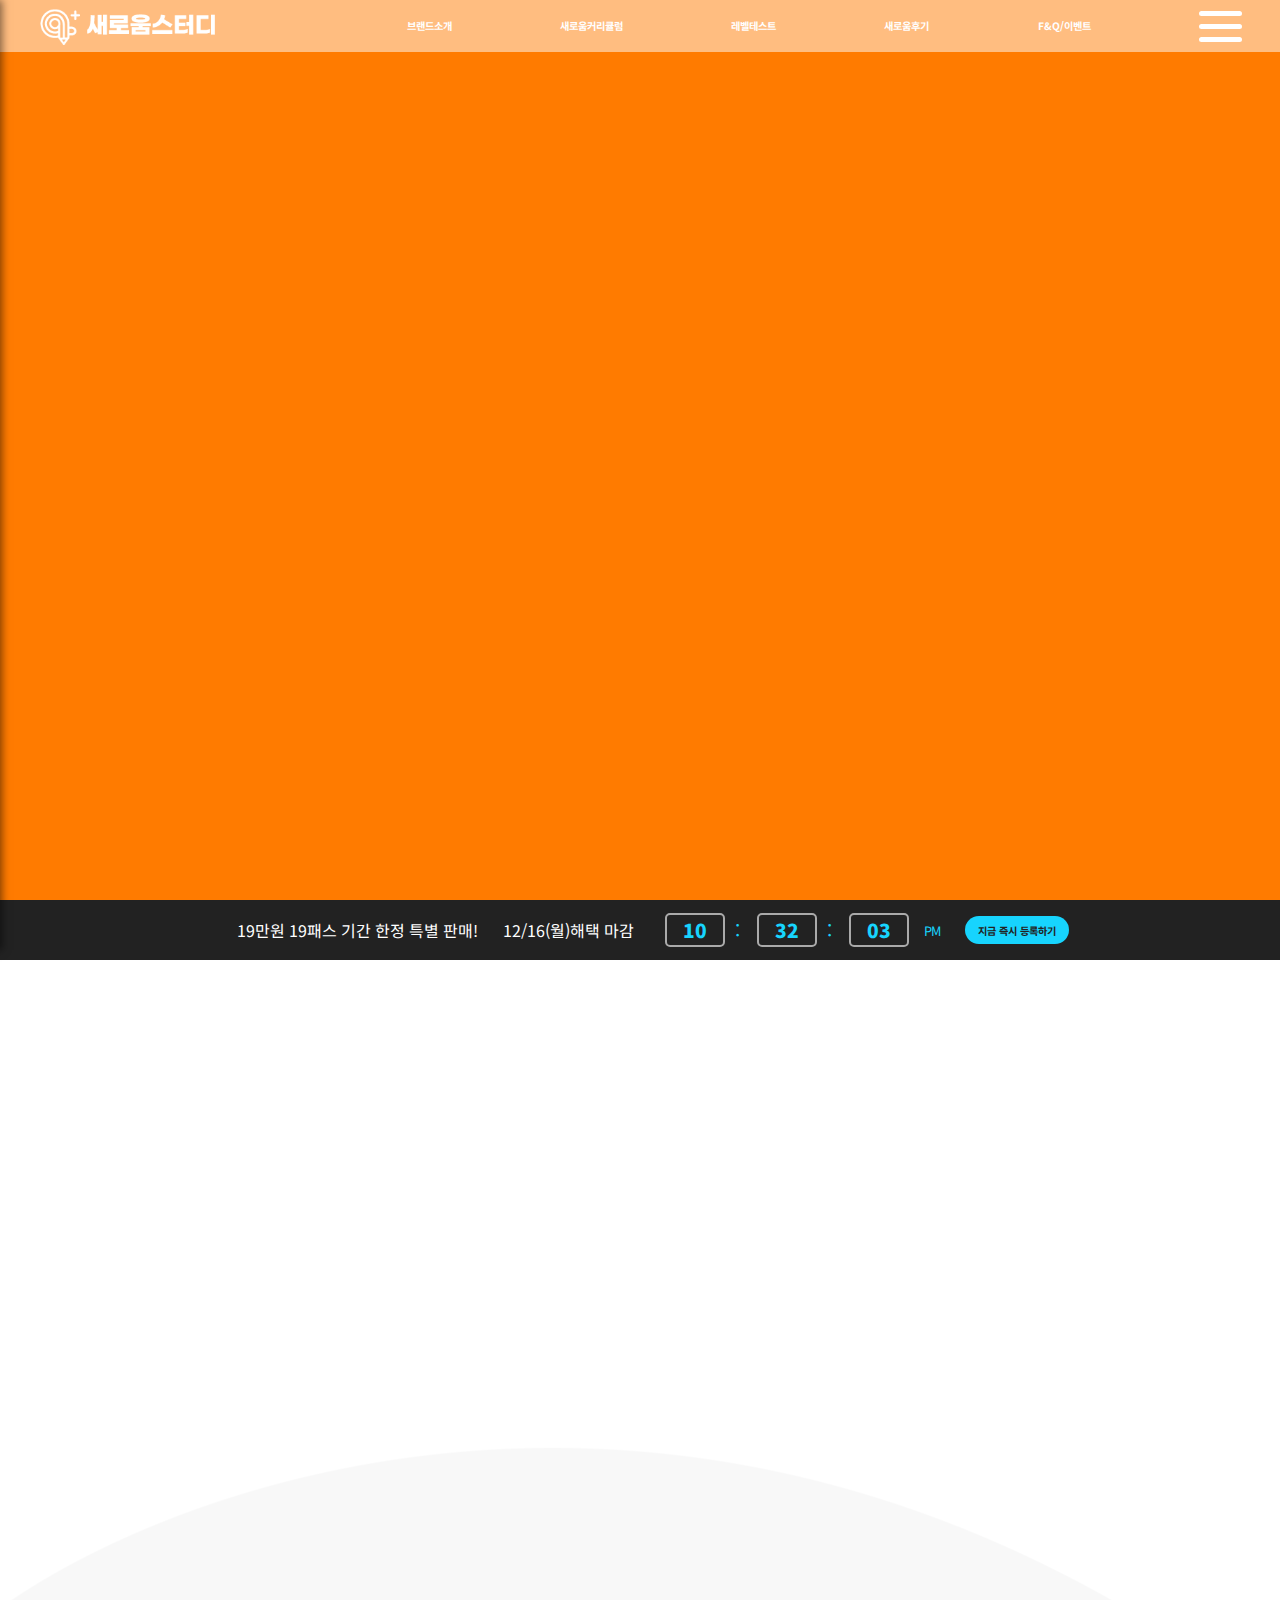
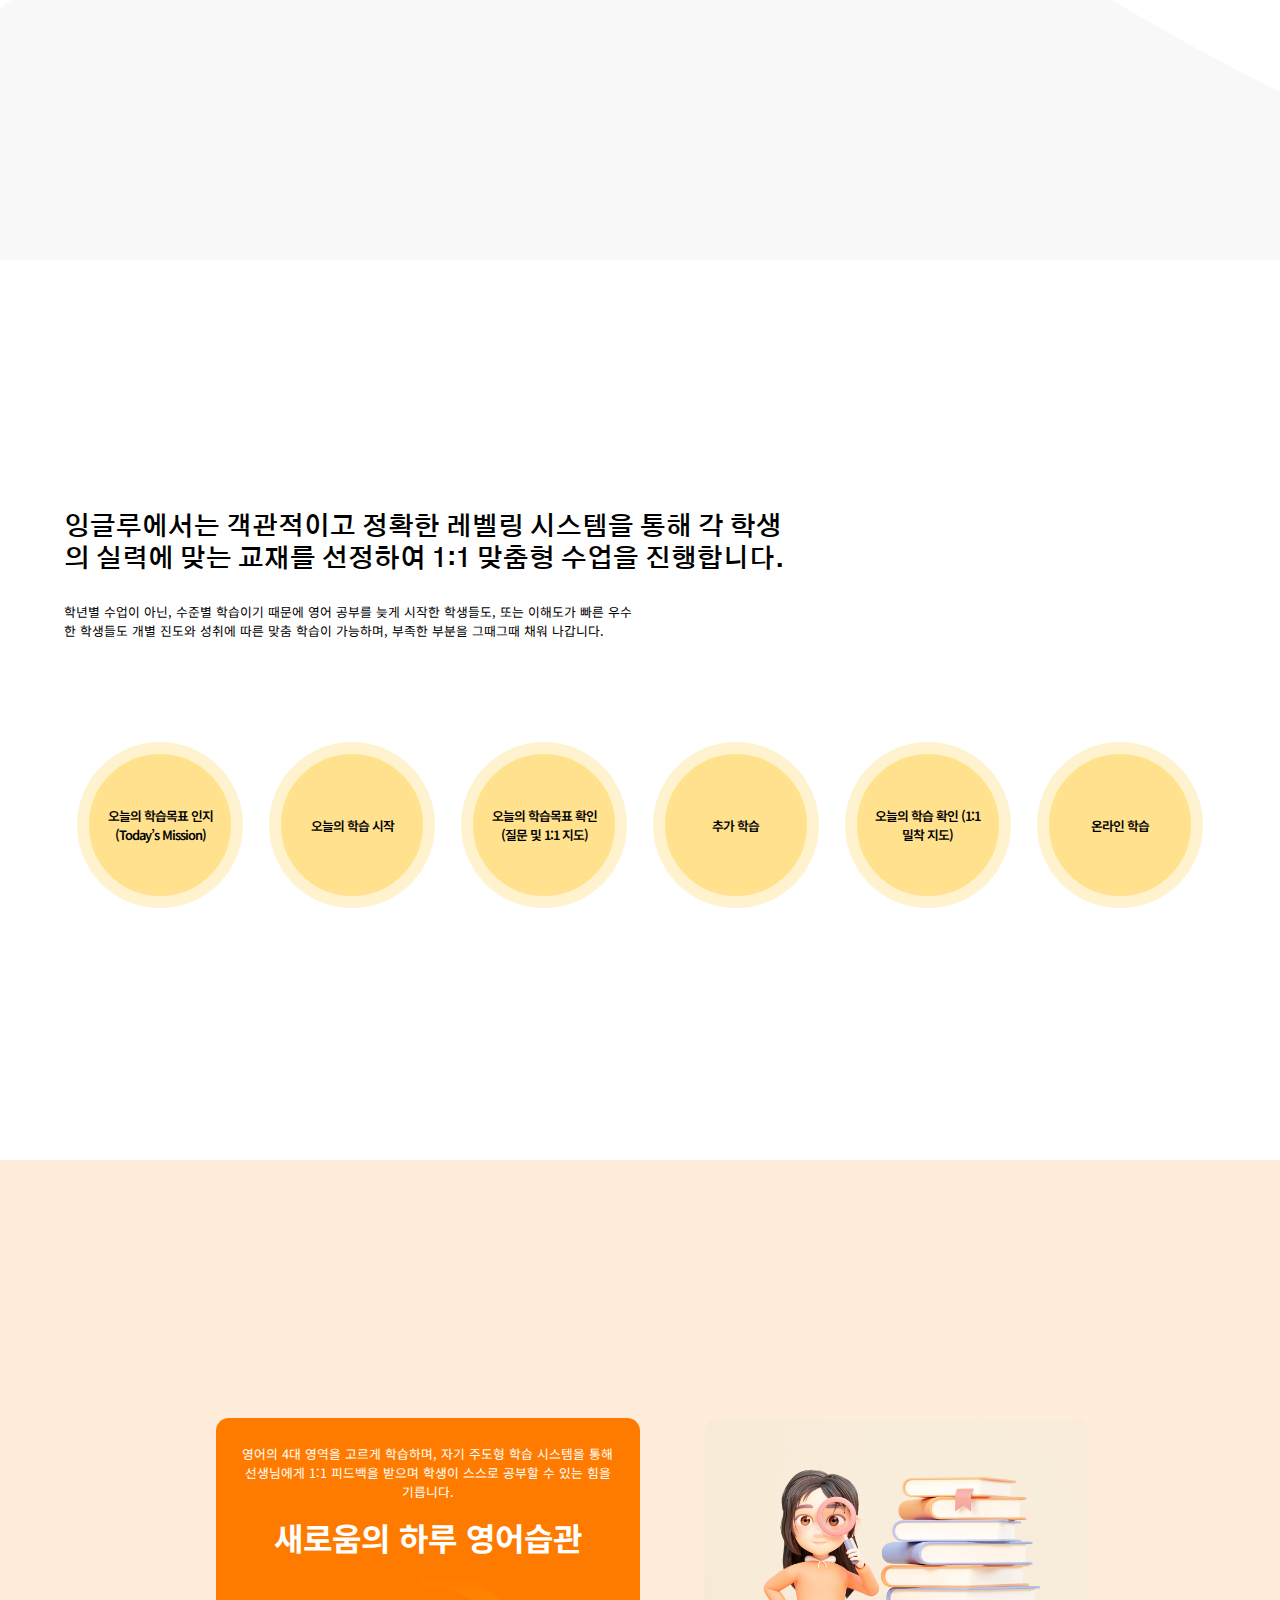
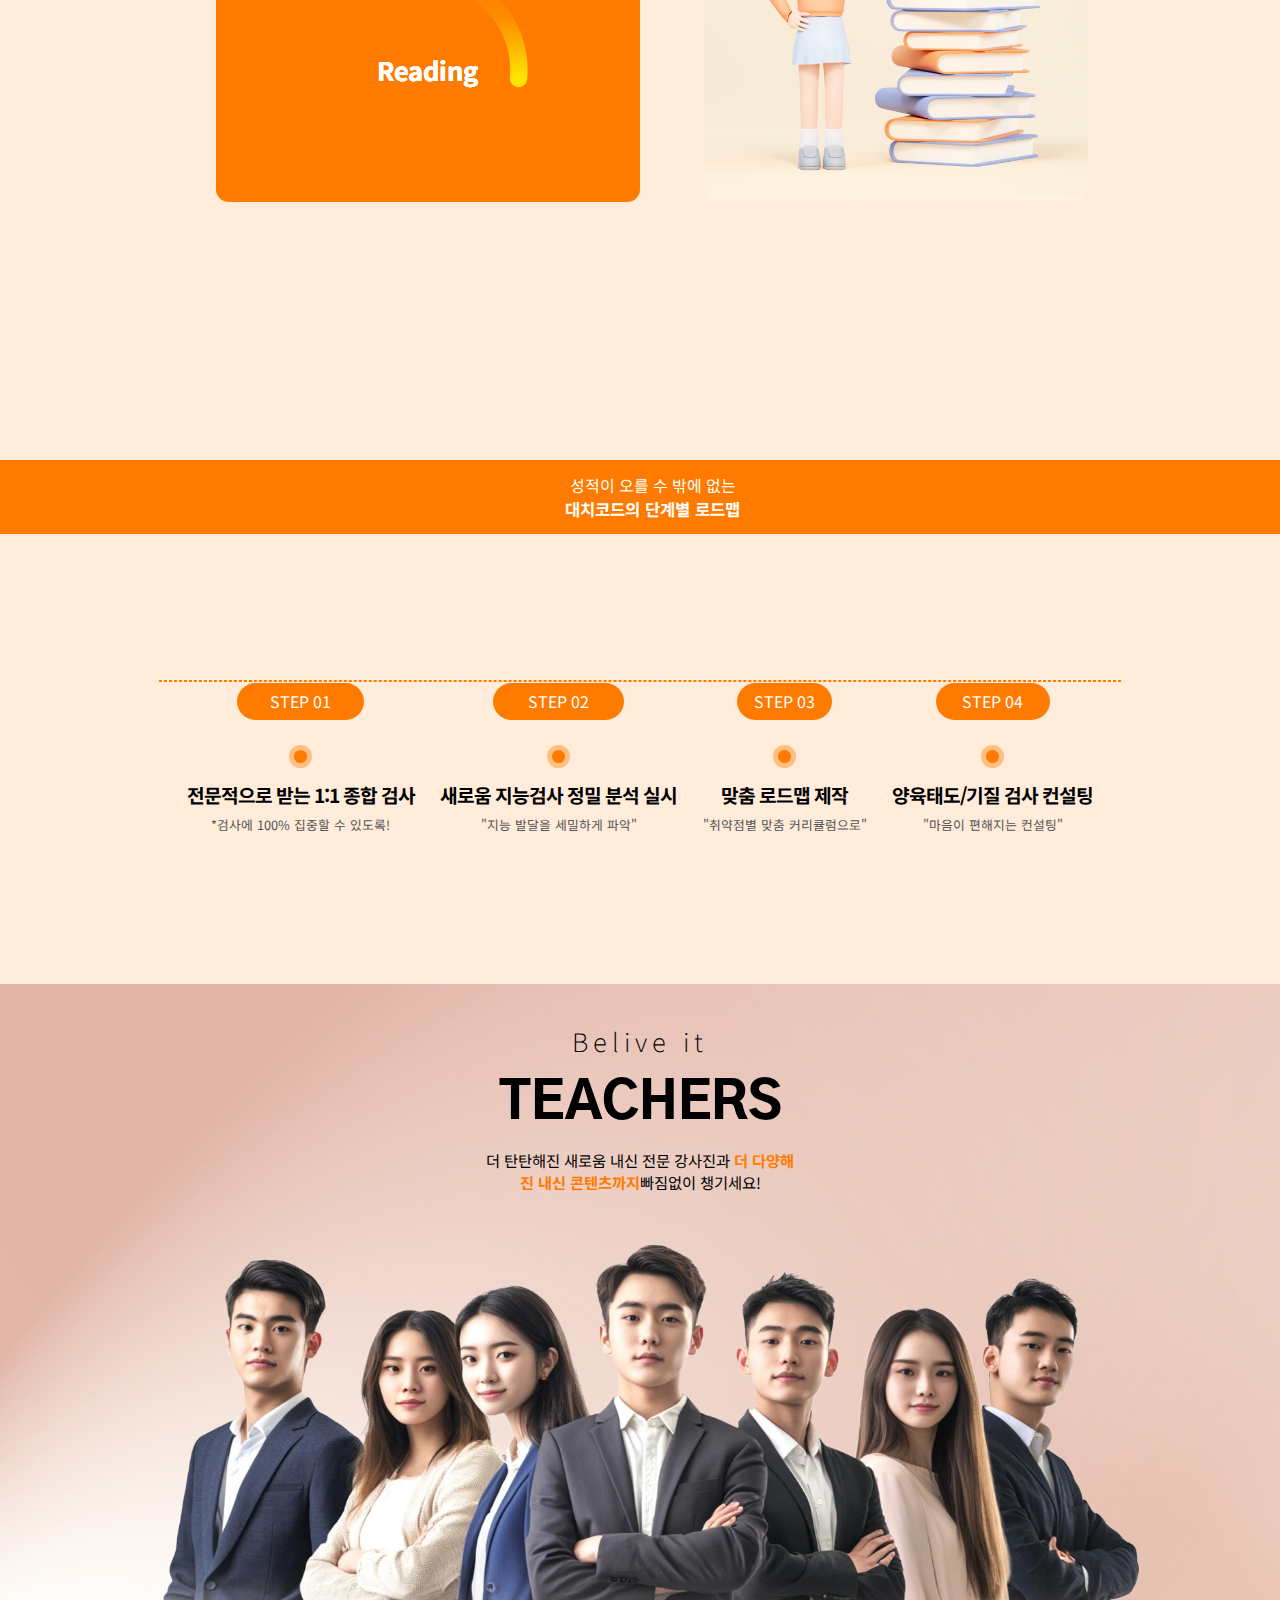
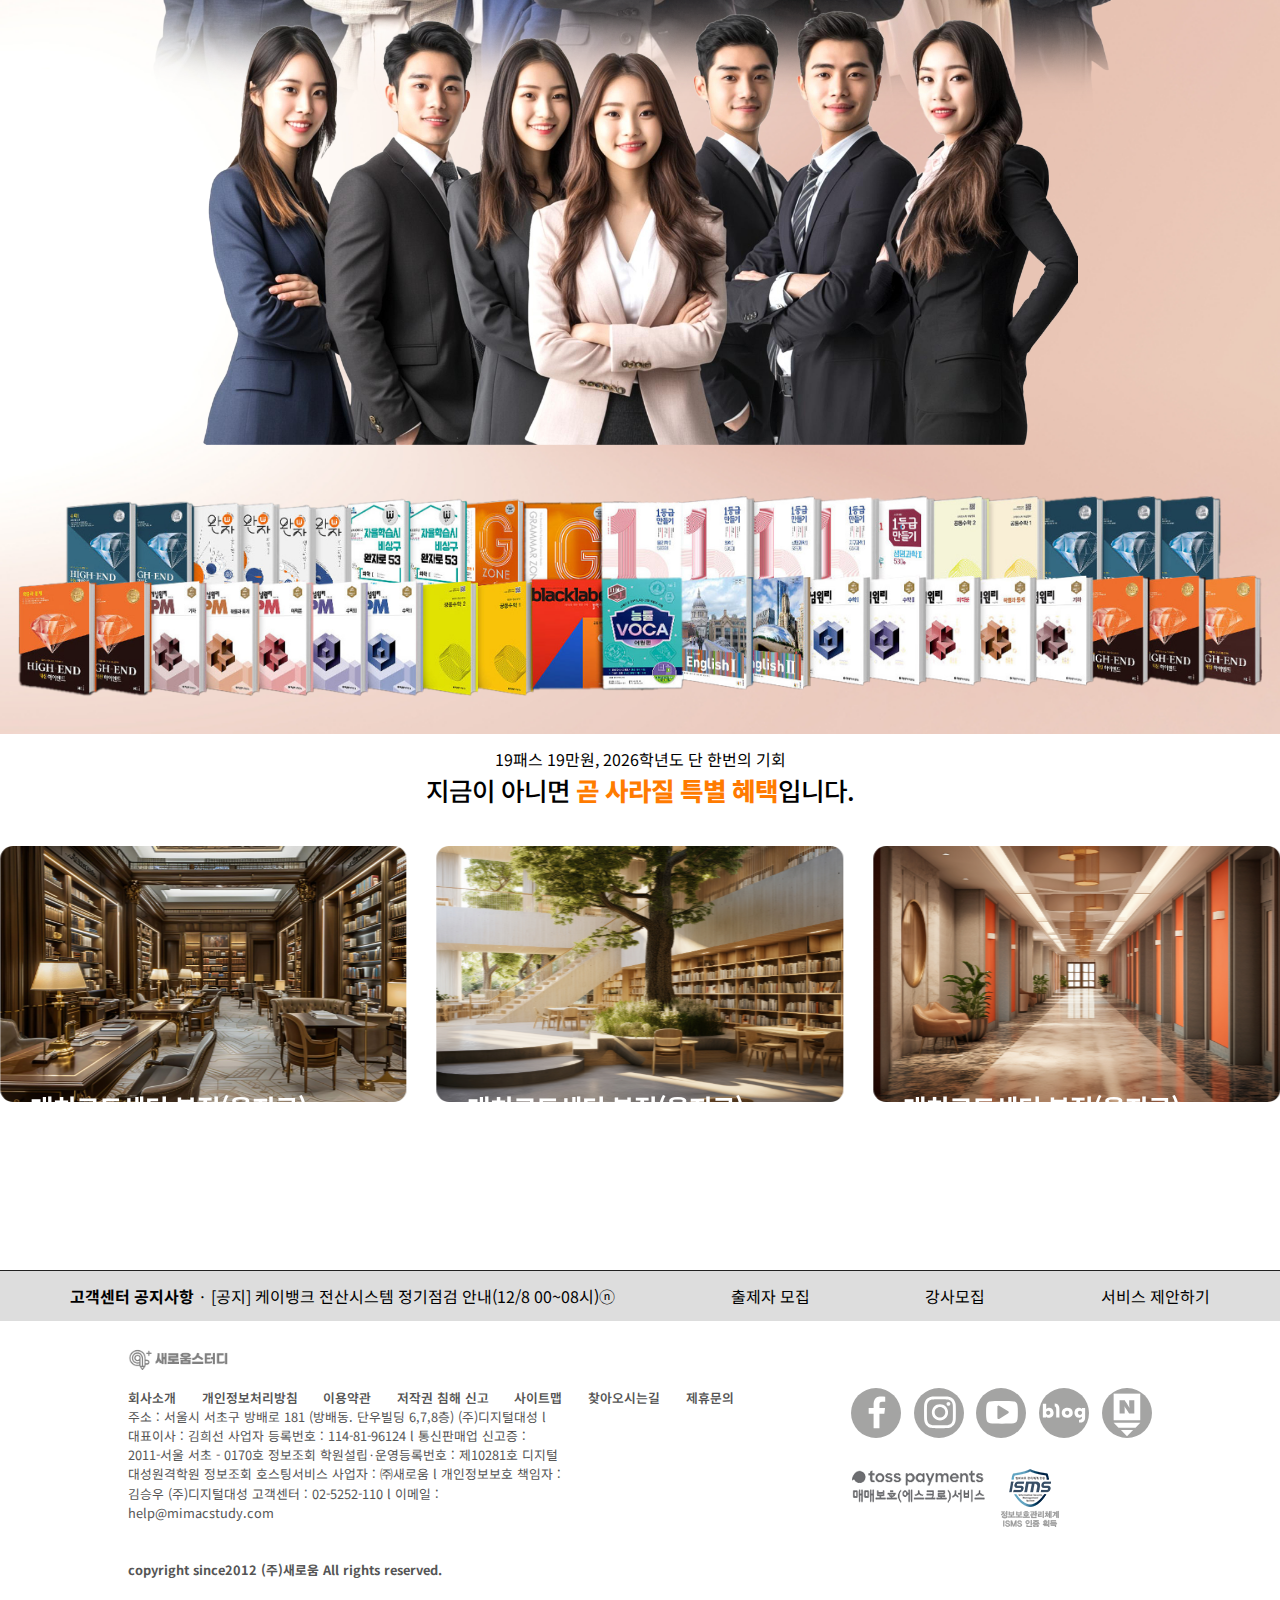
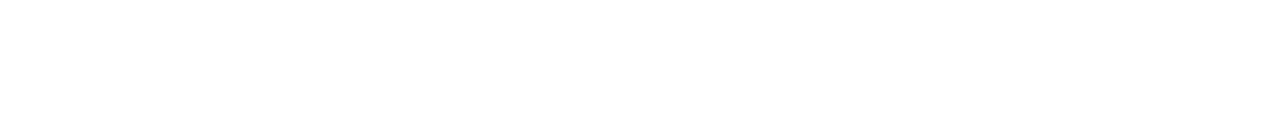
<file: index.html>
<!DOCTYPE html>
<html lang="ko">
  <head>
    <meta charset="UTF-8" />
    <meta name="viewport" content="width=device-width, initial-scale=1.0" />
    <title>매인</title>
    <script src="js/jquery-3.7.1.min.js"></script>
    <script src="js/main.js"></script>

    <link rel="stylesheet" href="css/reset.css" />
    <link rel="stylesheet" href="css/main.css" />
    <link
      rel="stylesheet"
      href="https://cdnjs.cloudflare.com/ajax/libs/font-awesome/6.6.0/css/all.min.css"
      integrity="sha512-Kc323vGBEqzTmouAECnVceyQqyqdsSiqLQISBL29aUW4U/M7pSPA/gEUZQqv1cwx4OnYxTxve5UMg5GT6L4JJg=="
      crossorigin="anonymous"
      referrerpolicy="no-referrer"
    />
    <link
      href="https://fonts.googleapis.com/css2?family=Gothic+A1&family=Noto+Sans+KR:wght@100..900&display=swap"
      rel="stylesheet"
    />
    <link
      rel="stylesheet"
      href="https://cdn.jsdelivr.net/npm/swiper@11/swiper-bundle.min.css"
    />
    <link
      rel="icon"
      type="image/png"
      sizes="32x32"
      href="img/favicon-32x32.png"
    />
  </head>
  <body>
    <div id="header">
      <ul class="topmenu">
        <li>
          <a href="index.html"><img class="logo" src="img/logo.png" /></a>
        </li>
        <li><a href="brand.html">브랜드소개</a></li>
        <li><a href="curriculum.html">새로움커리큘럼</a></li>
        <li><a href="level.html">레벨테스트</a></li>
        <li><a href="riview.html">새로움후기</a></li>
        <li><a href="f&q.html">F&Q/이벤트</a></li>
        <li>
          <div class="menu">
            <span class="menu-global menu-top"></span>
            <span class="menu-global menu-middle"></span>
            <span class="menu-global menu-bottom"></span>
          </div>
        </li>
      </ul>
      <div class="side-menu">
        <img class="slide_logo" src="img/logo.png" />
        <ul>
          <li>
            <a href="index.html">Home <i class="fa-solid fa-house"></i></a>
          </li>
          <li>
            <a href="brand.html">Brand<i class="fa-solid fa-hospital"></i></a>
          </li>
          <li>
            <a href="curriculum.html"
              >Curriculum<i class="fa-solid fa-face-smile"></i
            ></a>
          </li>
          <li>
            <a href="level.html"
              >Level<i class="fa-solid fa-calendar-check"></i
            ></a>
          </li>
          <li>
            <a href="riview.html"
              >Review<i class="fa-solid fa-ranking-star"></i
            ></a>
          </li>
          <li>
            <a href="f&q.html"
              >F&Q/Event<i class="fa-solid fa-book-open-reader"></i
            ></a>
          </li>
        </ul>
        <div class="social">
          <a
            href="https://open.kakao.com/o/shy82g3g"
            target="_blank"
            class="kakao-button"
            ><img src="img/kakao.png"
          /></a>
          <a
            href="https://mail.naver.com/write/?to=rhdtls3562@naver.com"
            target="_blank"
            class="email-button"
            ><img src="img/email.png"
          /></a>
          <a href="tel:01012345678" class="call-button"
            ><img src="img/call.png"
          /></a>
        </div>
      </div>
      <!-- 어두운 오버레이 -->
      <div class="overlay"></div>
    </div>

    <div id="visual">
      <img class="model" src="img/main_model.png" />
      <img class="bubble" src="img/main_bubble.png" />
      <img class="text" src="img/main_text.png" />
      <img class="txt" src="img/main_txt.png" />
    </div>
    <div id="container">
      <a href="#" class="go-top"><i class="fa-solid fa-caret-up"></i></a>
      <section class="con1">
        <ul>
          <li><p>19만원 19패스 기간 한정 특별 판매!</p></li>
          <li>12/16(월)해택 마감</li>
          <li>
            <div id="MyClockDisplay" class="clock">
              <div class="time-box" id="hours">00</div>
              <div class="colon">:</div>
              <div class="time-box" id="minutes">00</div>
              <div class="colon">:</div>
              <div class="time-box" id="seconds">00</div>
              <span id="session">AM</span>
            </div>
          </li>
          <li>지금 즉시 등록하기</li>
        </ul>
      </section>
      <section class="con2">
        <h2><span>우리 아이</span>학습 성장을 막고 있는 고민들...</h2>
        <img src="img/con2_bubble1.png" />
        <img src="img/con2_bubble2.png" />
        <img src="img/con2_bubble3.png" />
        <img src="img/con2_bubble4.png" />
      </section>
      <section class="con3">
        <h2>
          잉글루에서는 객관적이고 정확한 레벨링 시스템을 통해 각 학생의 실력에
          맞는 교재를 선정하여 1:1 맞춤형 수업을 진행합니다.
        </h2>
        <p>
          학년별 수업이 아닌, 수준별 학습이기 때문에 영어 공부를 늦게 시작한
          학생들도, 또는 이해도가 빠른 우수한 학생들도 개별 진도와 성취에 따른
          맞춤 학습이 가능하며, 부족한 부분을 그때그때 채워 나갑니다.
        </p>
        <ul>
          <li><div>오늘의 학습목표 인지 (Today’s Mission)</div></li>
          <li><div>오늘의 학습 시작</div></li>
          <li><div>오늘의 학습목표 확인 (질문 및 1:1 지도)</div></li>
          <li><div>추가 학습</div></li>
          <li><div>오늘의 학습 확인 (1:1 밀착 지도)</div></li>
          <li><div>온라인 학습</div></li>
        </ul>
      </section>
      <section class="con4">
        <ul>
          <li>
            <p>
              영어의 4대 영역을 고르게 학습하며, 자기 주도형 학습 시스템을 통해
              선생님에게 1:1 피드백을 받으며 학생이 스스로 공부할 수 있는 힘을
              기릅니다.
            </p>
            <h2>새로움의 <span>하루 영어습관</span></h2>

            <svg
              class="cir"
              width="50vw"
              height="50vw"
              viewBox="0 0 200 200"
              xmlns="http://www.w3.org/2000/svg"
            >
              <defs>
                <linearGradient
                  id="gradient-stroke"
                  x1="0%"
                  y1="0%"
                  x2="0%"
                  y2="100%"
                >
                  <!-- 시작 색 (오렌지색) - 처음에는 오렌지가 더 많이 보이도록 -->
                  <stop offset="0%" stop-color="#ff7b00" />
                  <!-- 중간 색 (조금 더 노란색으로) -->
                  <stop offset="40%" stop-color="#ff8c00" />
                  <!-- 끝 색 (노란색) - 아래쪽으로 갈수록 노란색으로 -->
                  <stop offset="100%" stop-color="#fee500" />
                </linearGradient>
              </defs>

              <path
                id="arc1"
                d="M50 100 A50 50 0 0 1 150 100"
                fill="none"
                stroke-width="15"
                stroke-linejoin="round"
                stroke-linecap="round"
                stroke="url(#gradient-stroke)"
              />
            </svg>

            <div id="text-container">
              <strong class="value">Listening</strong>
              <strong class="value">Reading</strong>
              <strong class="value">Writing</strong>
              <strong class="value">Feedback</strong>
            </div>
          </li>
          <li>
            <div id="image-container">
              <img class="slide-image" src="img/con4_img.png" alt="Image 1" />
              <img class="slide-image" src="img/con4_img2.png" alt="Image 2" />
              <img class="slide-image" src="img/con4_img3.png" alt="Image 3" />
              <img class="slide-image" src="img/con4_img5.png" alt="Image 4" />
              <img class="slide-image" src="img/con4_img6.png" alt="Image 5" />
            </div>
          </li>
        </ul>
      </section>
      <section class="con5">
        <p>성적이 오를 수 밖에 없는</p>
        <h4>대치코드의 단계별 로드맵</h4>
      </section>
      <section class="con6">
        <div class="line"></div>
        <ul>
          <li>
            <div class="step">STEP 01</div>
            <div class="circle"></div>
            <h2>전문적으로 받는 1:1 종합 검사</h2>
            <p>*검사에 100% 집중할 수 있도록!</p>
          </li>
          <li>
            <div class="step">STEP 02</div>
            <div class="circle"></div>
            <h2>새로움 지능검사 정밀 분석 실시</h2>
            <p>"지능 발달을 세밀하게 파악"</p>
          </li>
          <li>
            <div class="step">STEP 03</div>
            <div class="circle"></div>
            <h2>맞춤 로드맵 제작</h2>
            <p>"취약점별 맞춤 커리큘럼으로"</p>
          </li>
          <li>
            <div class="step">STEP 04</div>
            <div class="circle"></div>
            <h2>양육태도/기질 검사 컨설팅</h2>
            <p>"마음이 편해지는 컨설팅"</p>
          </li>
        </ul>
      </section>
      <section class="con7">
        <h5>Belive it</h5>
        <h2>TEACHERS</h2>
        <p>
          더 탄탄해진 새로움 내신 전문 강사진과
          <span>더 다양해진 내신 콘텐츠까지</span>빠짐없이 챙기세요!
        </p>
        <img class="teacher1" src="img/teacher1.png" />
        <img class="teacher2" src="img/teacher2.png" />
        <img class="book" src="img/book.png" />
      </section>
      <section class="con8">
        <p>19패스 19만원, 2026학년도 단 한번의 기회</p>
        <h4>지금이 아니면 <span>곧 사라질 특별 혜택</span>입니다.</h4>
      </section>
      <section class="con9">
        <!-- Swiper -->
        <div class="swiper mySwiper">
          <div class="swiper-wrapper">
            <div class="swiper-slide">
              <h2>대치코드센터 본점(을지로)</h2>
              <p>
                서울시 중구 청계천로 100 시그니처 타워 10층(서관) 우측 상단의
                화살표를 누르시면 네이버 지도로 이동합니다.
              </p>
              <img src="img/school1.jpg" />
            </div>
            <div class="swiper-slide">
              <h2>대치코드센터 본점(을지로)</h2>
              <p>
                서울시 중구 청계천로 100 시그니처 타워 10층(서관) 우측 상단의
                화살표를 누르시면 네이버 지도로 이동합니다.
              </p>
              <img src="img/school2.jpg" />
            </div>
            <div class="swiper-slide">
              <h2>대치코드센터 본점(을지로)</h2>
              <p>
                서울시 중구 청계천로 100 시그니처 타워 10층(서관) 우측 상단의
                화살표를 누르시면 네이버 지도로 이동합니다.
              </p>
              <img src="img/school3.jpg" />
            </div>
            <div class="swiper-slide">
              <h2>대치코드센터 본점(을지로)</h2>
              <p>
                서울시 중구 청계천로 100 시그니처 타워 10층(서관) 우측 상단의
                화살표를 누르시면 네이버 지도로 이동합니다.
              </p>
              <img src="img/school4.jpg" />
            </div>
            <div class="swiper-slide">
              <h2>대치코드센터 본점(을지로)</h2>
              <p>
                서울시 중구 청계천로 100 시그니처 타워 10층(서관) 우측 상단의
                화살표를 누르시면 네이버 지도로 이동합니다.
              </p>
              <img src="img/school5.jpg" />
            </div>
            <div class="swiper-slide">
              <h2>대치코드센터 본점(을지로)</h2>
              <p>
                서울시 중구 청계천로 100 시그니처 타워 10층(서관) 우측 상단의
                화살표를 누르시면 네이버 지도로 이동합니다.
              </p>
              <img src="img/school6.jpg" />
            </div>
          </div>
        </div>
      </section>
    </div>
    <div id="footer">
      <ul class="fot1">
        <li>
          <span>고객센터 공지사항</span> · [공지] 케이뱅크 전산시스템 정기점검
          안내(12/8 00~08시)ⓝ
        </li>
        <li>출제자 모집</li>
        <li>강사모집</li>
        <li>서비스 제안하기</li>
      </ul>
      <img class="logo" src="img/logo.png" />
      <ul class="fot2">
        <ul class="fot4">
          <li>
            <ul class="fot3">
              <li>회사소개</li>
              <li>개인정보처리방침</li>
              <li>이용약관</li>
              <li>저작권 침해 신고</li>
              <li>사이트맵</li>
              <li>찾아오시는길</li>
              <li>제휴문의</li>
            </ul>
          </li>
          <li>
            주소 : 서울시 서초구 방배로 181 (방배동. 단우빌딩 6,7,8층)
            (주)디지털대성 l 대표이사 : 김희선 사업자 등록번호 : 114-81-96124 l
            통신판매업 신고증 : 2011-서울 서초 - 0170호 정보조회
            학원설립·운영등록번호 : 제10281호 디지털대성원격학원 정보조회
            호스팅서비스 사업자 : ㈜새로움 l 개인정보보호 책임자 : 김승우
            (주)디지털대성 고객센터 : 02-5252-110 l 이메일 : help@mimacstudy.com
            <span> copyright since2012 (주)새로움 All rights reserved. </span>
          </li>
        </ul>
        <li>
          <ul class="fot5">
            <li><img src="img/icon_facebook.svg" /></li>
            <li><img src="img/icon_instagram.svg" /></li>
            <li><img src="img/icon_youtube.svg" /></li>
            <li><img src="img/icon_naverblog.svg" /></li>
            <li><img src="img/icon_naverpost.svg" /></li>
          </ul>
          <ul class="fot6">
            <li><img src="img/img_escrowlogo.png" /></li>
            <li><img src="img/img_isms_logo.png" /></li>
          </ul>
        </li>
      </ul>
    </div>
    <script src="https://cdn.jsdelivr.net/npm/swiper@11/swiper-bundle.min.js"></script>
    <script>
      var swiper = new Swiper(".mySwiper", {
        slidesPerView: 3, // 한 번에 보여줄 슬라이드 개수
        spaceBetween: 30, // 슬라이드 간 간격
        loop: true, // 무한 루프
        speed: 3000, // 슬라이드 전환 속도 (ms)
        autoplay: {
          delay: 0, // 대기 시간 없이 바로 다음 슬라이드로
          disableOnInteraction: false, // 사용자 상호작용 후에도 자동 재생 유지
        },
      });
    </script>
  </body>
</html>
</file>
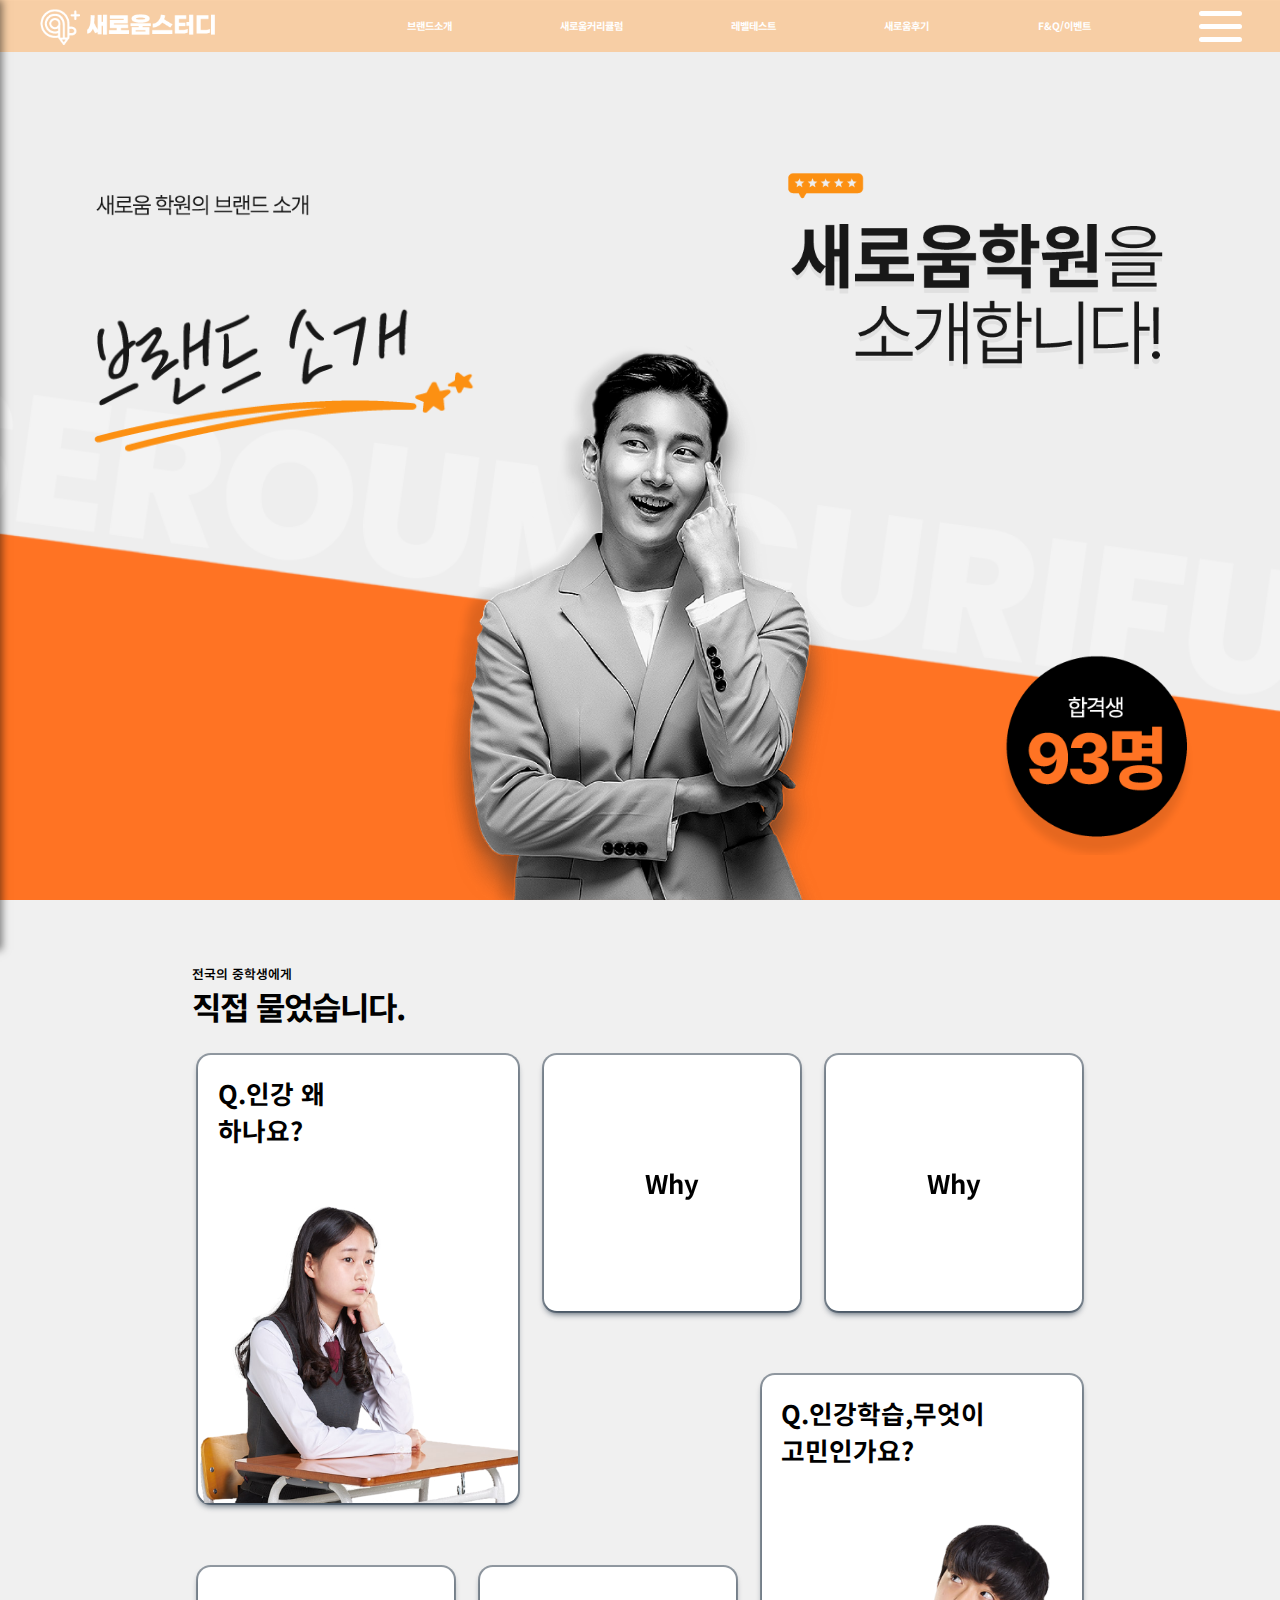
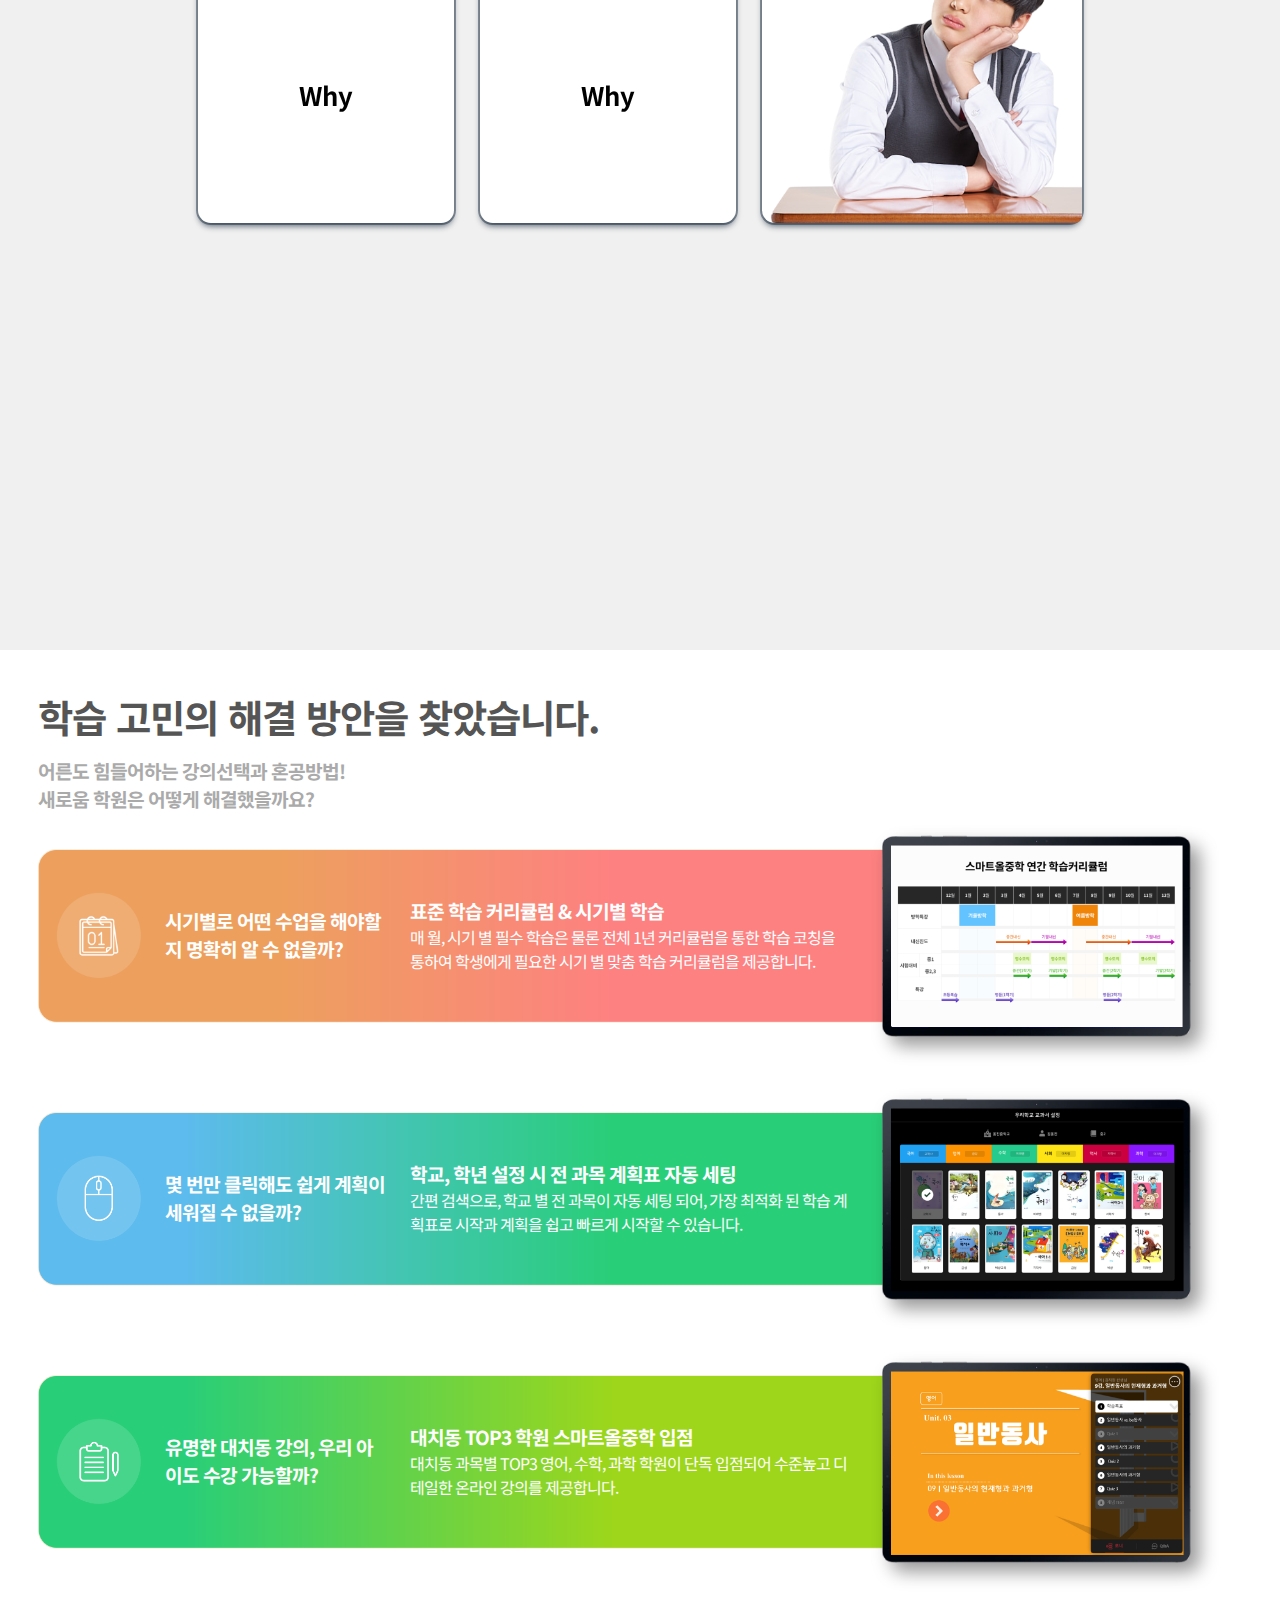
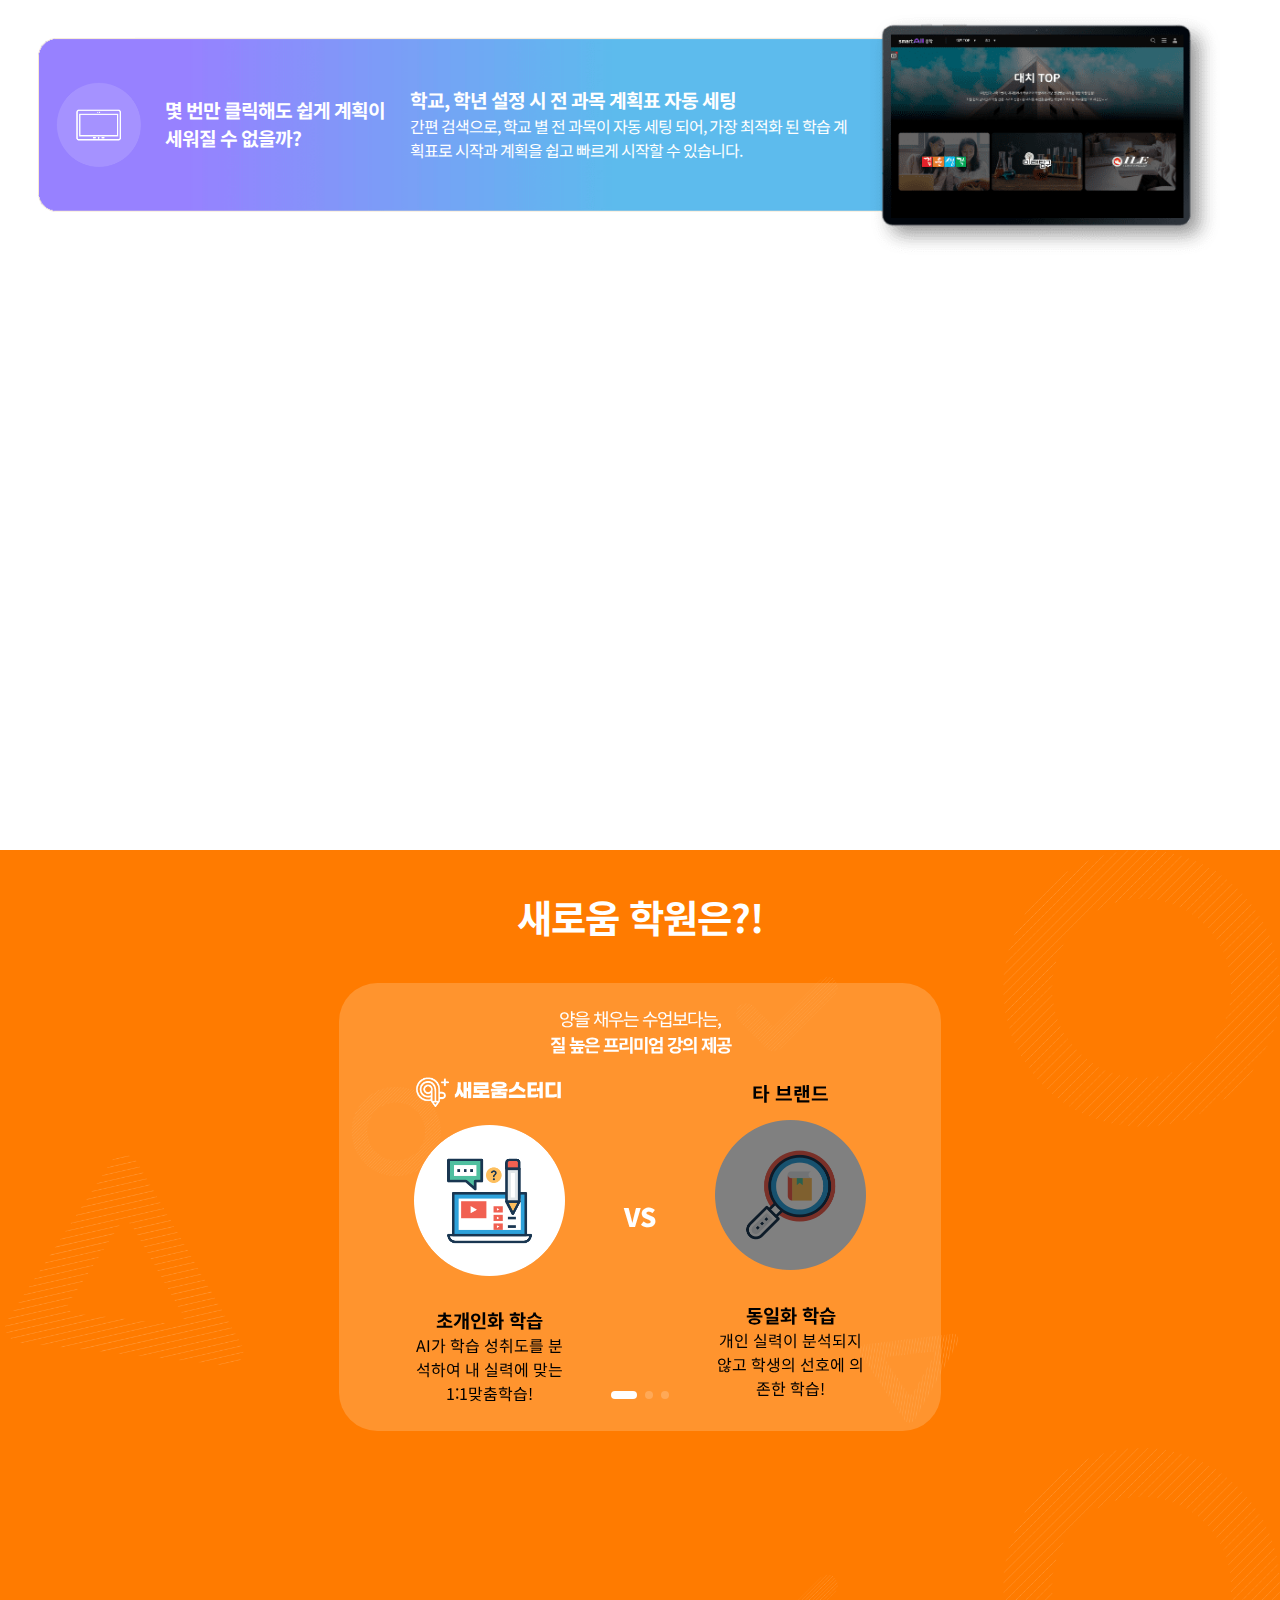
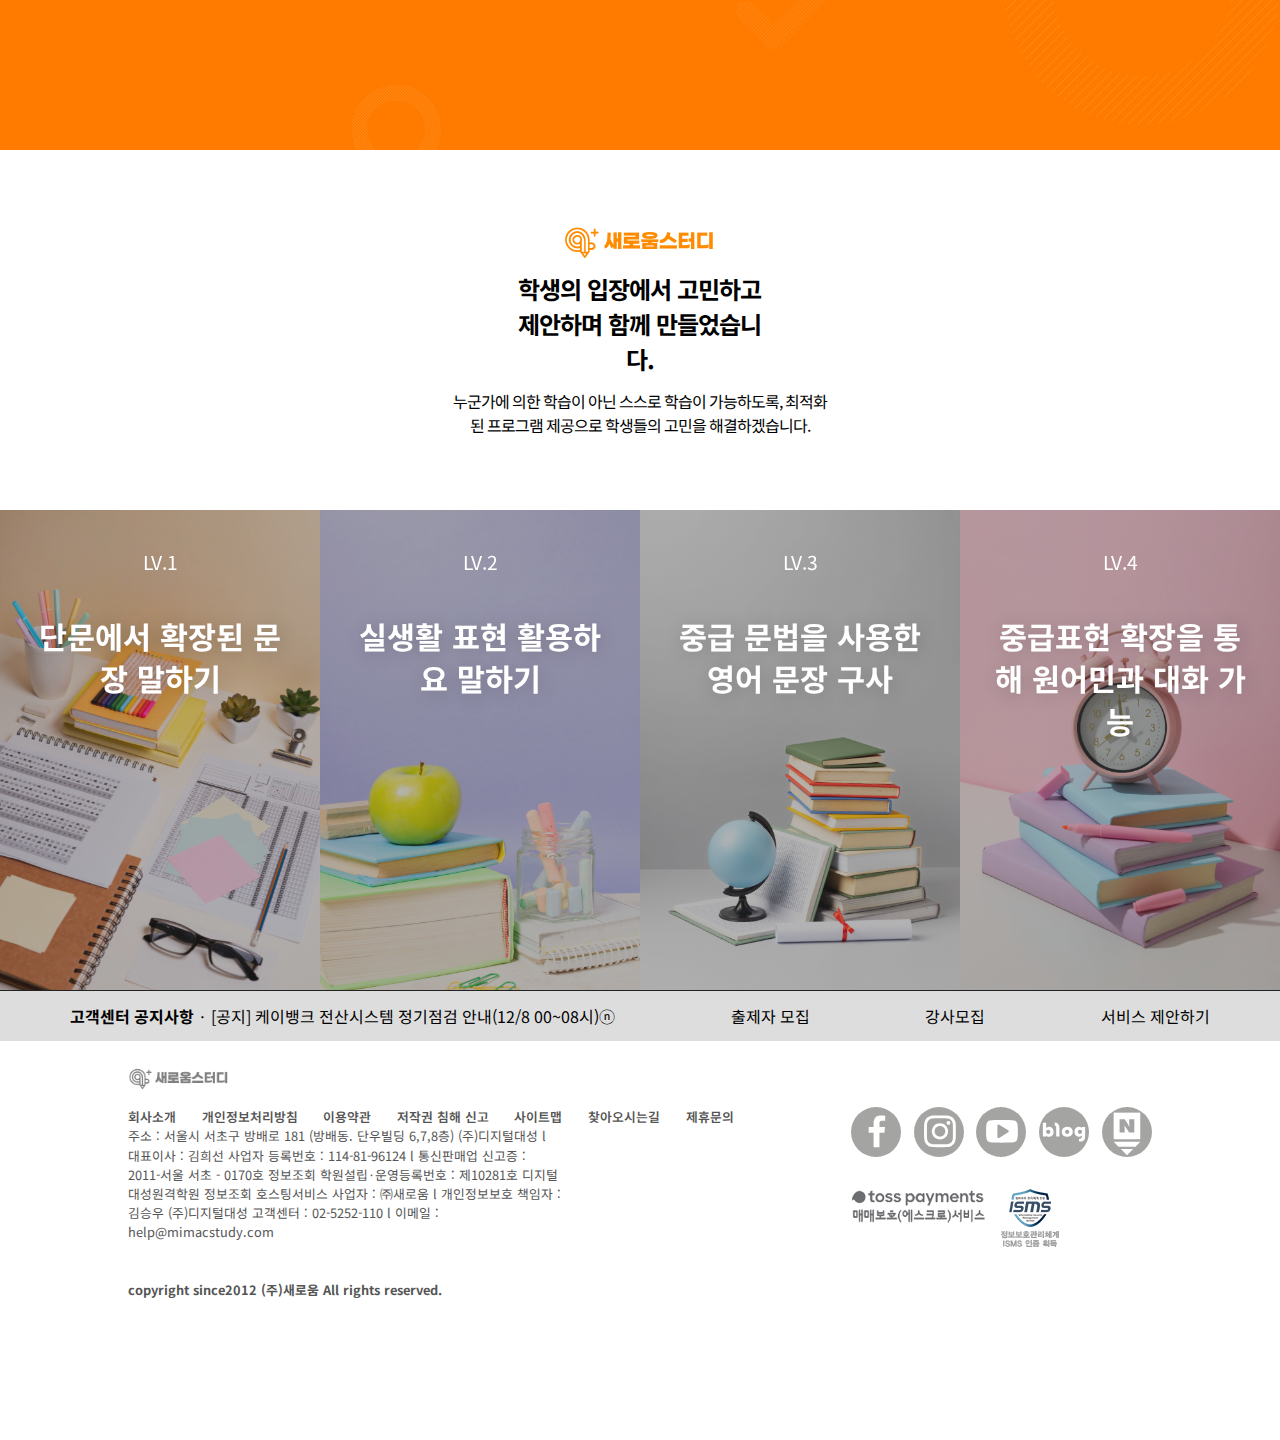
<file: brand.html>
<!DOCTYPE html>
<html lang="ko">
  <head>
    <meta charset="UTF-8" />
    <meta name="viewport" content="width=device-width, initial-scale=1.0" />
    <title>브랜드소개</title>
    <script src="js/jquery-3.7.1.min.js"></script>
    <script src="js/brand.js"></script>

    <link rel="stylesheet" href="css/reset.css" />
    <link rel="stylesheet" href="css/brand.css" />
    <link
      rel="stylesheet"
      href="https://cdnjs.cloudflare.com/ajax/libs/font-awesome/6.6.0/css/all.min.css"
      integrity="sha512-Kc323vGBEqzTmouAECnVceyQqyqdsSiqLQISBL29aUW4U/M7pSPA/gEUZQqv1cwx4OnYxTxve5UMg5GT6L4JJg=="
      crossorigin="anonymous"
      referrerpolicy="no-referrer"
    />
    <link
      href="https://fonts.googleapis.com/css2?family=Gothic+A1&family=Noto+Sans+KR:wght@100..900&display=swap"
      rel="stylesheet"
    />
    <link
      rel="stylesheet"
      href="https://cdn.jsdelivr.net/npm/swiper@11/swiper-bundle.min.css"
    />
    <link
      rel="icon"
      type="image/png"
      sizes="32x32"
      href="img/favicon-32x32.png"
    />
  </head>
  <body>
    <div id="header">
      <ul class="topmenu">
        <li>
          <a href="index.html"><img class="logo" src="img/logo.png" /></a>
        </li>
        <li><a href="brand.html">브랜드소개</a></li>
        <li><a href="curriculum.html">새로움커리큘럼</a></li>
        <li><a href="level.html">레벨테스트</a></li>
        <li><a href="riview.html">새로움후기</a></li>
        <li><a href="f&q.html">F&Q/이벤트</a></li>
        <li>
          <div class="menu">
            <span class="menu-global menu-top"></span>
            <span class="menu-global menu-middle"></span>
            <span class="menu-global menu-bottom"></span>
          </div>
        </li>
      </ul>
      <div class="side-menu">
        <img class="slide_logo" src="img/logo.png" />
        <ul>
          <li>
            <a href="index.html">Home <i class="fa-solid fa-house"></i></a>
          </li>
          <li>
            <a href="brand.html">Brand<i class="fa-solid fa-hospital"></i></a>
          </li>
          <li>
            <a href="curriculum.html"
              >Curriculum<i class="fa-solid fa-face-smile"></i
            ></a>
          </li>
          <li>
            <a href="level.html"
              >Level<i class="fa-solid fa-calendar-check"></i
            ></a>
          </li>
          <li>
            <a href="riview.html"
              >Review<i class="fa-solid fa-ranking-star"></i
            ></a>
          </li>
          <li>
            <a href="f&q.html"
              >F&Q/Event<i class="fa-solid fa-book-open-reader"></i
            ></a>
          </li>
        </ul>
        <div class="social">
          <a
            href="https://open.kakao.com/o/shy82g3g"
            target="_blank"
            class="kakao-button"
            ><img src="img/kakao.png"
          /></a>
          <a
            href="https://mail.naver.com/write/?to=rhdtls3562@naver.com"
            target="_blank"
            class="email-button"
            ><img src="img/email.png"
          /></a>
          <a href="tel:01012345678" class="call-button"
            ><img src="img/call.png"
          /></a>
        </div>
      </div>
      <!-- 어두운 오버레이 -->
      <div class="overlay"></div>
    </div>

    <div id="visual">
      <img class="model" src="img/brand_model.png" />
      <img class="cir" src="img/brand_cir.png" />
      <img class="intro" src="img/brand_intro.png" />
      <img class="line" src="img/brand_line.png" />
      <img class="txt" src="img/brand_txt.png" />
    </div>
    <div id="container">
      <a href="#" class="go-top"><i class="fa-solid fa-caret-up"></i></a>
      <section class="con1">
        <div class="txtwrap">
          <h5>전국의 중학생에게</h5>
          <h2>직접 물었습니다.</h2>
        </div>
        <img class="logo" src="img/logo.png" />
        <ul class="why">
          <li>
            <img src="img/brand_con1_model.png" />
            <h2>Q.인강 왜 하나요?</h2>
          </li>
          <li>
            <div class="card-container">
              <div class="card">
                <div class="card-front">Why</div>
                <div class="card-back">A.필요한 학습만 수강하고 싶어서요!</div>
              </div>
            </div>
          </li>
          <li>
            <div class="card-container">
              <div class="card">
                <div class="card-front">Why</div>
                <div class="card-back">
                  A.고등학교 가기전 스스로 학습 능력을 길러야 한데요!
                </div>
              </div>
            </div>
          </li>
        </ul>

        <ul class="what">
          <li>
            <div class="card-container">
              <div class="card">
                <div class="card-front">Why</div>
                <div class="card-back">A.무엇을 수강해야 할지 모르겠어요.</div>
              </div>
            </div>
          </li>
          <li>
            <div class="card-container">
              <div class="card">
                <div class="card-front">Why</div>
                <div class="card-back">
                  A.필요한 개념설명을 찾기가 힘들어요.
                </div>
              </div>
            </div>
          </li>
          <li>
            <img src="img/brand_con1_model2.png" />
            <h2>Q.인강학습,무엇이 고민인가요?</h2>
          </li>
        </ul>
      </section>
      <section class="con2">
        <h2>학습 고민의 해결 방안을 찾았습니다.</h2>
        <p>
          어른도 힘들어하는 강의선택과 혼공방법! 새로움 학원은 어떻게
          해결했을까요?
        </p>
        <ul class="gra">
          <li>
            <img class="gradeition" src="img/timeset_bg.png" />
            <img class="icons" src="img/brand_1con1.png" />
            <ul class="gra_txt">
              <li>시기별로 어떤 수업을 해야할지 명확히 알 수 없을까?</li>
              <li>
                <span>표준 학습 커리큘럼 & 시기별 학습</span><br />매 월, 시기
                별 필수 학습은 물론 전체 1년 커리큘럼을 통한 학습 코칭을 통하여
                학생에게 필요한 시기 별 맞춤 학습 커리큘럼을 제공합니다.
              </li>
            </ul>
          </li>
          <li>
            <img class="gradeition" src="img/click_bg.png" />
            <img class="icons" src="img/brand_1con2.png" />
            <ul class="gra_txt">
              <li>몇 번만 클릭해도 쉽게 계획이 세워질 수 없을까?</li>
              <li>
                <span>학교, 학년 설정 시 전 과목 계획표 자동 세팅</span
                ><br />간편 검색으로, 학교 별 전 과목이 자동 세팅 되어, 가장
                최적화 된 학습 계획표로 시작과 계획을 쉽고 빠르게 시작할 수
                있습니다.
              </li>
            </ul>
          </li>
          <li>
            <img class="gradeition" src="img/note_bg.png" />
            <img class="icons" src="img/brand_1con3.png" />
            <ul class="gra_txt">
              <li>유명한 대치동 강의, 우리 아이도 수강 가능할까?</li>
              <li>
                <span>대치동 TOP3 학원 스마트올중학 입점</span><br />대치동
                과목별 TOP3 영어, 수학, 과학 학원이 단독 입점되어 수준높고
                디테일한 온라인 강의를 제공합니다.
              </li>
            </ul>
          </li>
          <li>
            <img class="gradeition" src="img/screen_bg.png" />
            <img class="icons" src="img/brand_1con4.png" />
            <ul class="gra_txt">
              <li>몇 번만 클릭해도 쉽게 계획이 세워질 수 없을까?</li>
              <li>
                <span>학교, 학년 설정 시 전 과목 계획표 자동 세팅</span
                ><br />간편 검색으로, 학교 별 전 과목이 자동 세팅 되어, 가장
                최적화 된 학습 계획표로 시작과 계획을 쉽고 빠르게 시작할 수
                있습니다.
              </li>
            </ul>
          </li>
        </ul>
      </section>
      <section class="con3">
        <h2>새로움 학원은?!</h2>

        <!-- Swiper -->
        <div class="swiper mySwiper">
          <div class="vs">VS</div>
          <div class="swiper-wrapper">
            <div class="swiper-slide">
              <h6>
                양을 채우는 수업보다는,
                <span><br />질 높은 프리미엄 강의 제공</span>
              </h6>
              <img class="logo" src="img/logo.png" />
              <img src="img/icon_mine1.png" />
              <div class="text_wrap">
                <h3>초개인화 학습</h3>
                <p>AI가 학습 성취도를 분석하여 내 실력에 맞는 1:1맞춤학습!</p>
              </div>
            </div>

            <div class="swiper-slide other">
              <h5>타 브랜드</h5>
              <img src="img/icon_other1.png" />
              <div class="text_wrap">
                <h3>동일화 학습</h3>
                <p>개인 실력이 분석되지 않고 학생의 선호에 의존한 학습!</p>
              </div>
            </div>
            <div class="swiper-slide">
              <h6>
                누구에게나 동일한 학습 커리귤럼 보다는,<span
                  ><br />AI분석을 통한 1:1 맞춤학습 제공</span
                >
              </h6>
              <img class="logo" src="img/logo.png" />
              <img src="img/icon_mine2.png" />
              <div class="text_wrap">
                <h3>초개인화 학습</h3>
                <p>AI가 학습 성취도를 분석하여 내 실력에 맞는 1:1맞춤학습!</p>
              </div>
            </div>

            <div class="swiper-slide other">
              <h5>타 브랜드</h5>
              <img src="img/icon_other2.png" />
              <div class="text_wrap other">
                <h3>동일화 학습</h3>
                <p>개인 실력이 분석되지 않고 학생의 선호에 의존한 학습!</p>
              </div>
            </div>
            <div class="swiper-slide">
              <h6>
                학생의 편의성과 간편한 시작을 위한<span
                  ><br />자동세팅 시스템 제공</span
                >
              </h6>
              <img class="logo" src="img/logo.png" />
              <img src="img/icon_mine3.png" />
              <div class="text_wrap">
                <h3>초개인화 학습</h3>
                <p>AI가 학습 성취도를 분석하여 내 실력에 맞는 1:1맞춤학습!</p>
              </div>
            </div>

            <div class="swiper-slide other">
              <h5>타 브랜드</h5>
              <img src="img/icon_other3.png" />
              <div class="text_wrap">
                <h3>동일화 학습</h3>
                <p>개인 실력이 분석되지 않고 학생의 선호에 의존한 학습!</p>
              </div>
            </div>
          </div>
          <div class="swiper-pagination"></div>
        </div>
      </section>
      <section class="con4">
        <img class="logo_4" src="img/logo.png" />
        <h2>학생의 입장에서 고민하고 제안하며 함께 만들었습니다.</h2>
        <p>
          누군가에 의한 학습이 아닌 스스로 학습이 가능하도록, 최적화된 프로그램
          제공으로 학생들의 고민을 해결하겠습니다.
        </p>
      </section>
      <section class="hero-section">
        <div class="card-grid">
          <a class="card2" href="#">
            <div
              class="card__background"
              style="background-image: url(img/brand_study1\ .jpg)"
            ></div>
            <div class="card__content">
              <p class="card__category">LV.1</p>
              <h3 class="card__heading">단문에서 확장된 문장 말하기</h3>
            </div>
          </a>
          <a class="card2" href="#">
            <div
              class="card__background"
              style="background-image: url(img/brand_study2.jpg)"
            ></div>
            <div class="card__content">
              <p class="card__category">LV.2</p>
              <h3 class="card__heading">실생활 표현 활용하요 말하기</h3>
            </div>
          </a>
          <a class="card2" href="#">
            <div
              class="card__background"
              style="background-image: url(img/brand_study3.jpg)"
            ></div>
            <div class="card__content">
              <p class="card__category">LV.3</p>
              <h3 class="card__heading">중급 문법을 사용한 영어 문장 구사</h3>
            </div>
          </a>
          <a class="card2" href="#">
            <div
              class="card__background"
              style="background-image: url(img/brand_study4.jpg)"
            ></div>
            <div class="card__content">
              <p class="card__category">LV.4</p>
              <h3 class="card__heading">
                중급표현 확장을 통해 원어민과 대화 가능
              </h3>
            </div>
          </a>
        </div>
      </section>
    </div>
    <div id="footer">
      <ul class="fot1">
        <li>
          <span>고객센터 공지사항</span> · [공지] 케이뱅크 전산시스템 정기점검
          안내(12/8 00~08시)ⓝ
        </li>
        <li>출제자 모집</li>
        <li>강사모집</li>
        <li>서비스 제안하기</li>
      </ul>
      <img class="logo" src="img/logo.png" />
      <ul class="fot2">
        <ul class="fot4">
          <li>
            <ul class="fot3">
              <li>회사소개</li>
              <li>개인정보처리방침</li>
              <li>이용약관</li>
              <li>저작권 침해 신고</li>
              <li>사이트맵</li>
              <li>찾아오시는길</li>
              <li>제휴문의</li>
            </ul>
          </li>
          <li>
            주소 : 서울시 서초구 방배로 181 (방배동. 단우빌딩 6,7,8층)
            (주)디지털대성 l 대표이사 : 김희선 사업자 등록번호 : 114-81-96124 l
            통신판매업 신고증 : 2011-서울 서초 - 0170호 정보조회
            학원설립·운영등록번호 : 제10281호 디지털대성원격학원 정보조회
            호스팅서비스 사업자 : ㈜새로움 l 개인정보보호 책임자 : 김승우
            (주)디지털대성 고객센터 : 02-5252-110 l 이메일 : help@mimacstudy.com
            <span> copyright since2012 (주)새로움 All rights reserved. </span>
          </li>
        </ul>
        <li>
          <ul class="fot5">
            <li><img src="img/icon_facebook.svg" /></li>
            <li><img src="img/icon_instagram.svg" /></li>
            <li><img src="img/icon_youtube.svg" /></li>
            <li><img src="img/icon_naverblog.svg" /></li>
            <li><img src="img/icon_naverpost.svg" /></li>
          </ul>
          <ul class="fot6">
            <li><img src="img/img_escrowlogo.png" /></li>
            <li><img src="img/img_isms_logo.png" /></li>
          </ul>
        </li>
      </ul>
    </div>
    <script src="https://cdn.jsdelivr.net/npm/swiper@11/swiper-bundle.min.js"></script>
    <script>
      var swiper = new Swiper(".mySwiper", {
        slidesPerView: 2, // 화면에 2개 슬라이드 표시
        slidesPerGroup: 2, // 2개씩 이동
        centeredSlides: false, // 중앙 정렬 비활성화
        grabCursor: true, // 커서 설정
        loop: true, // 무한 반복 활성화
        autoplay: {
          delay: 4000, // 슬라이드 이동 간격 (밀리초, 여기서는 3초)
          disableOnInteraction: false, // 사용자와 상호작용 후에도 자동 재생 유지
        },
        keyboard: {
          enabled: true, // 키보드로 컨트롤 가능
        },
        breakpoints: {
          769: {
            slidesPerView: 2,
            slidesPerGroup: 2,
          },
        },
        scrollbar: {
          el: ".swiper-scrollbar",
        },
        pagination: {
          el: ".swiper-pagination",
          clickable: true,
        },
      });
    </script>
  </body>
</html>
</file>
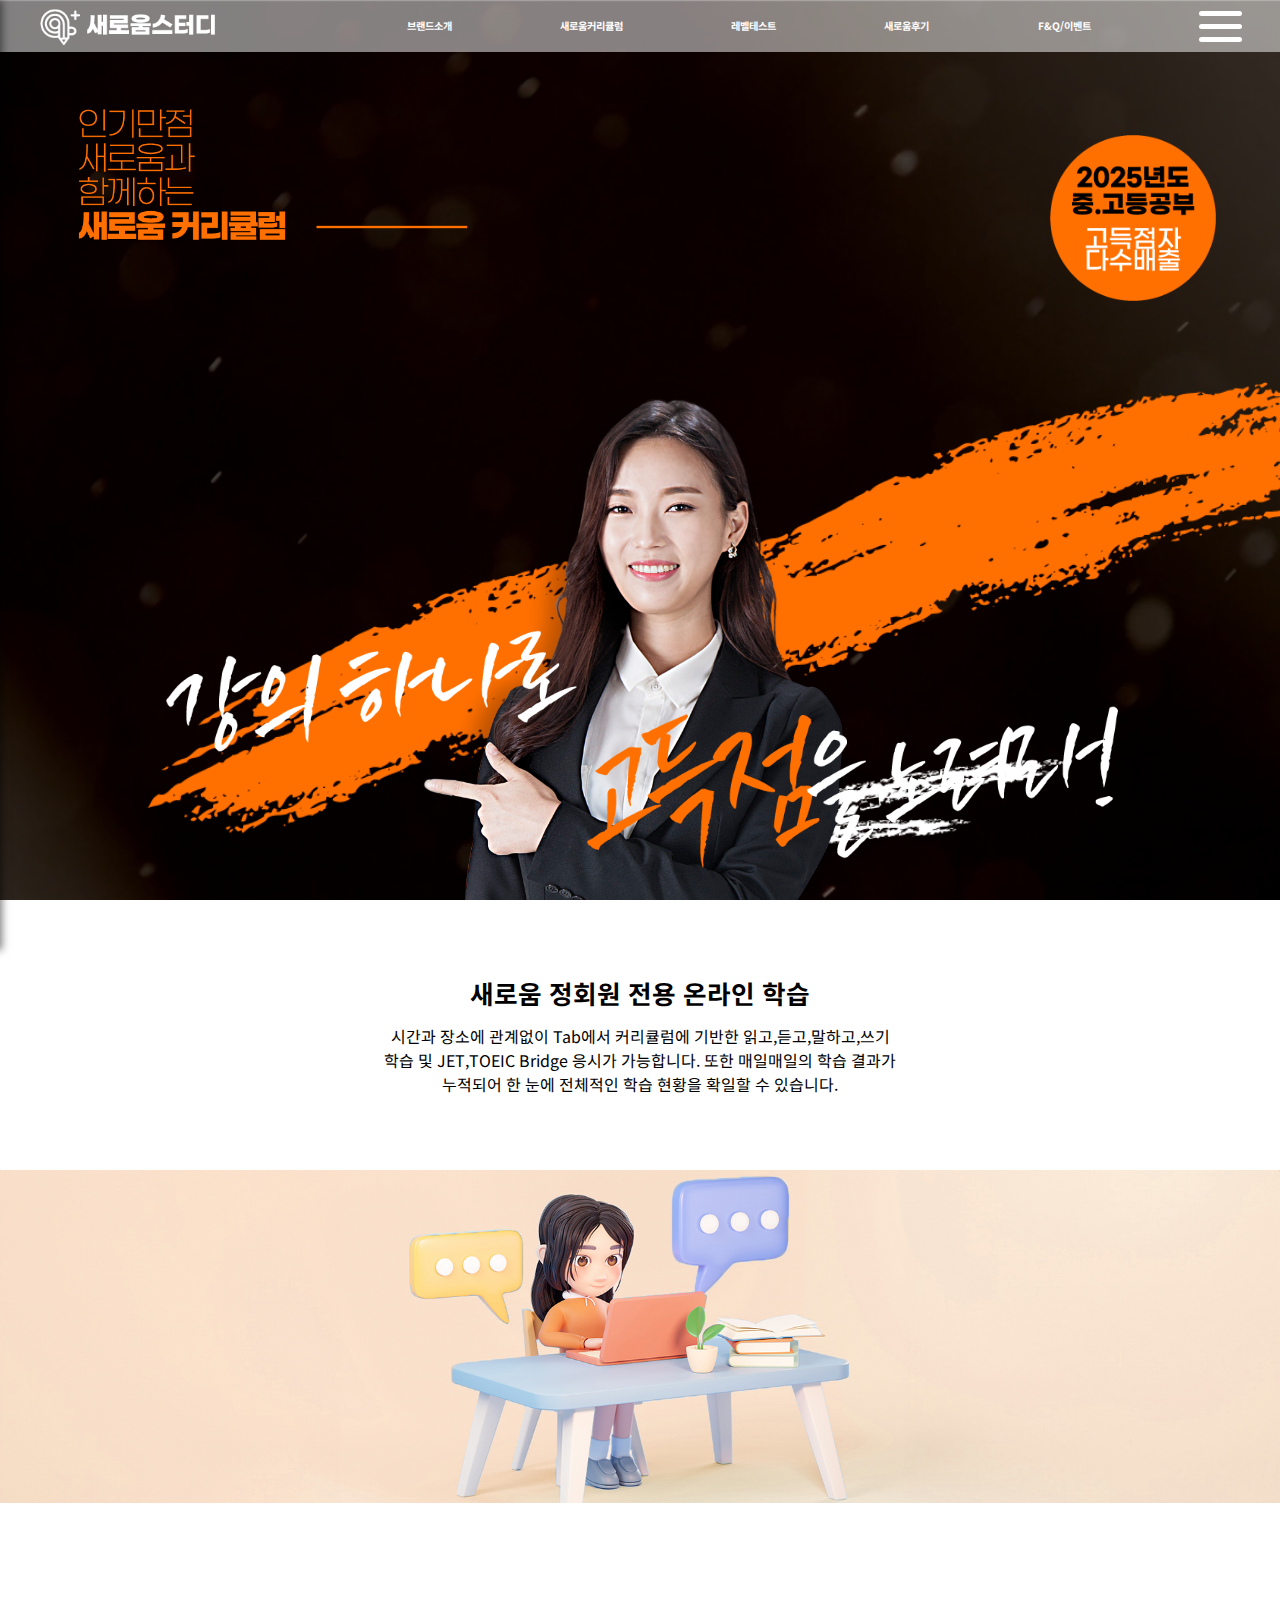
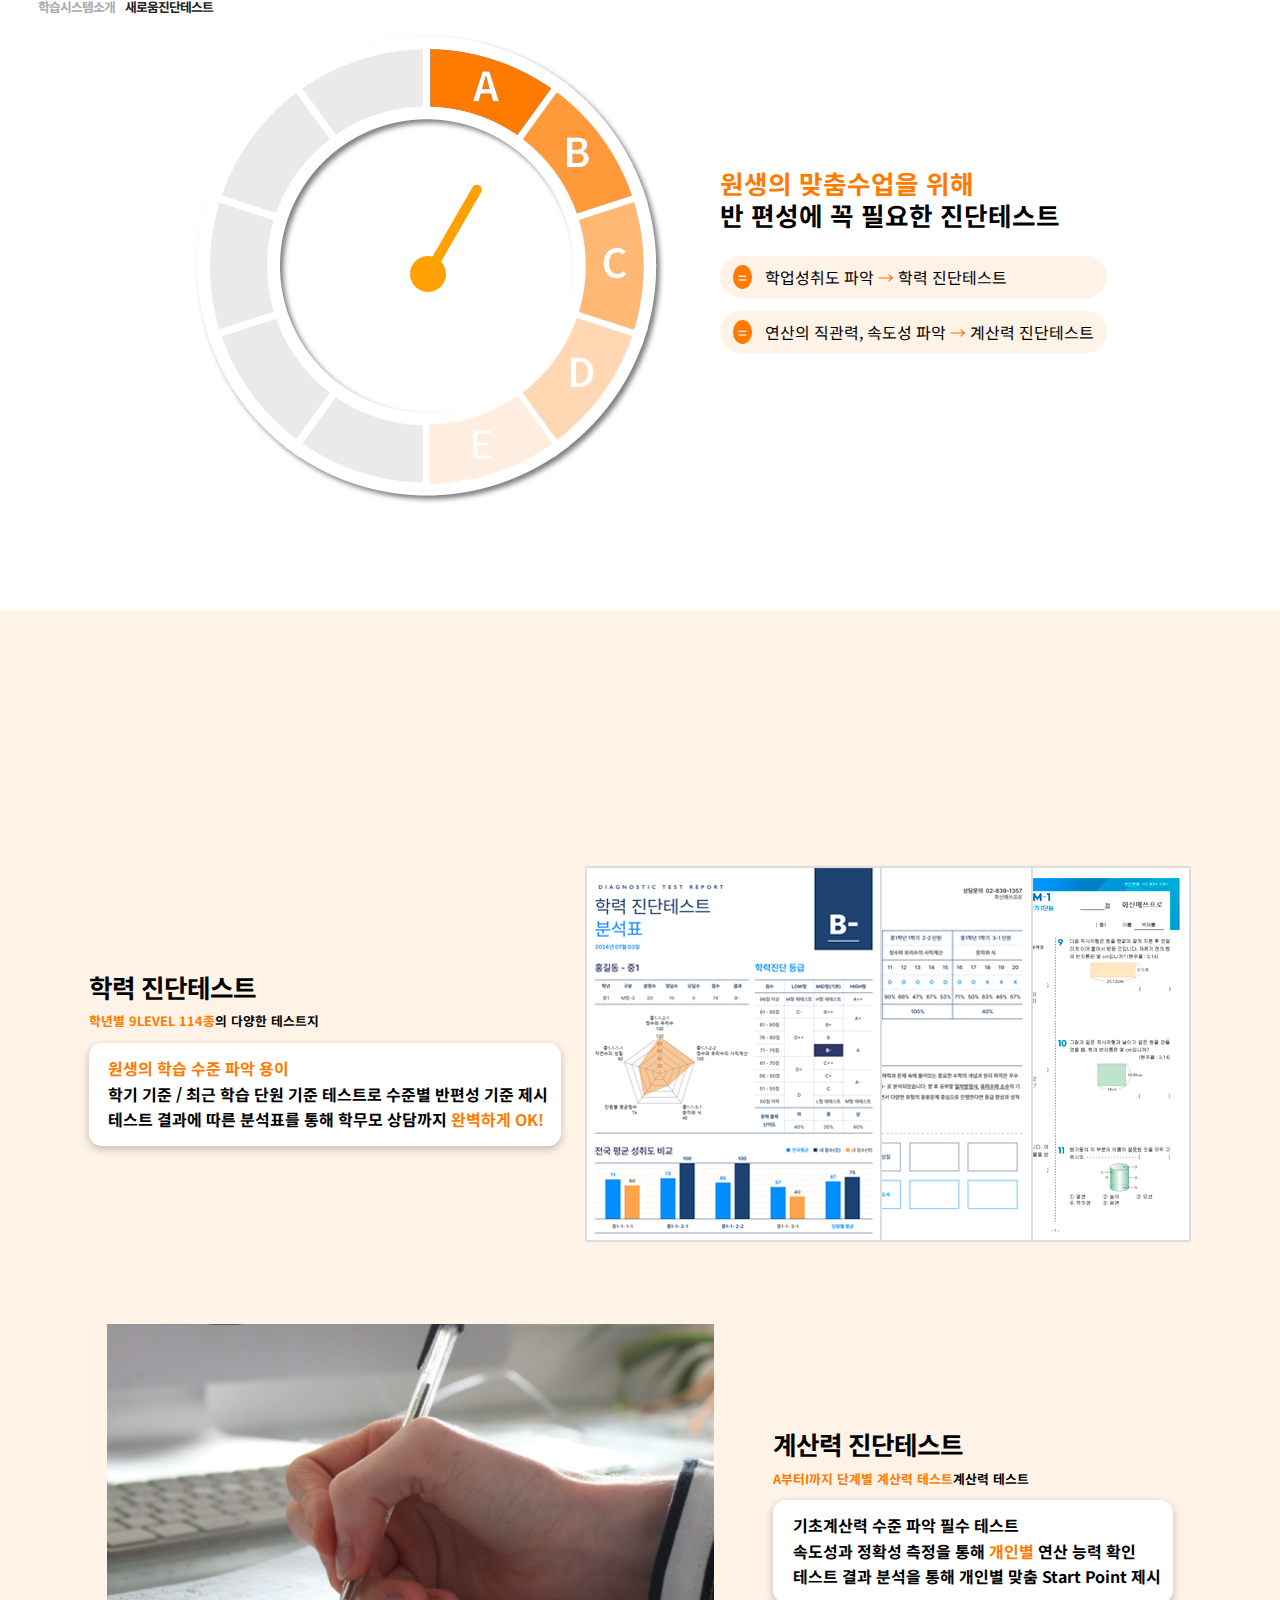
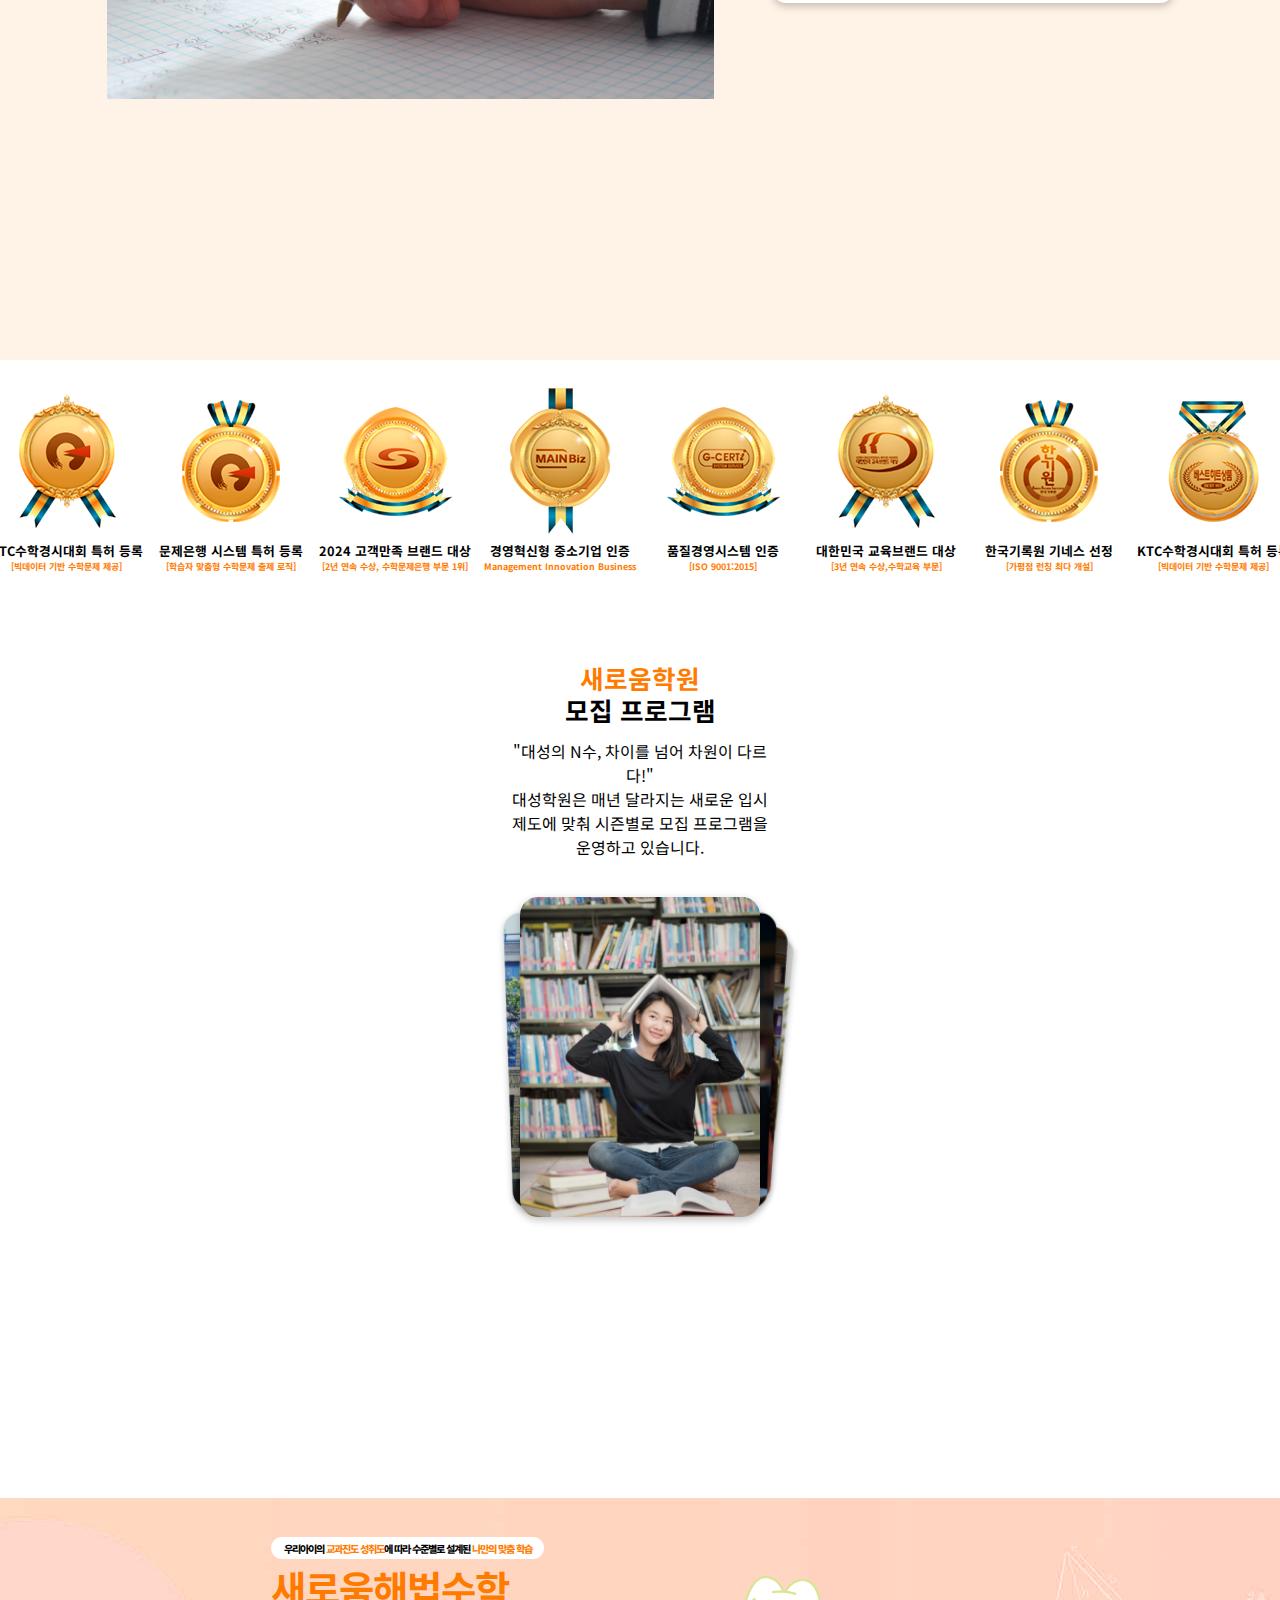
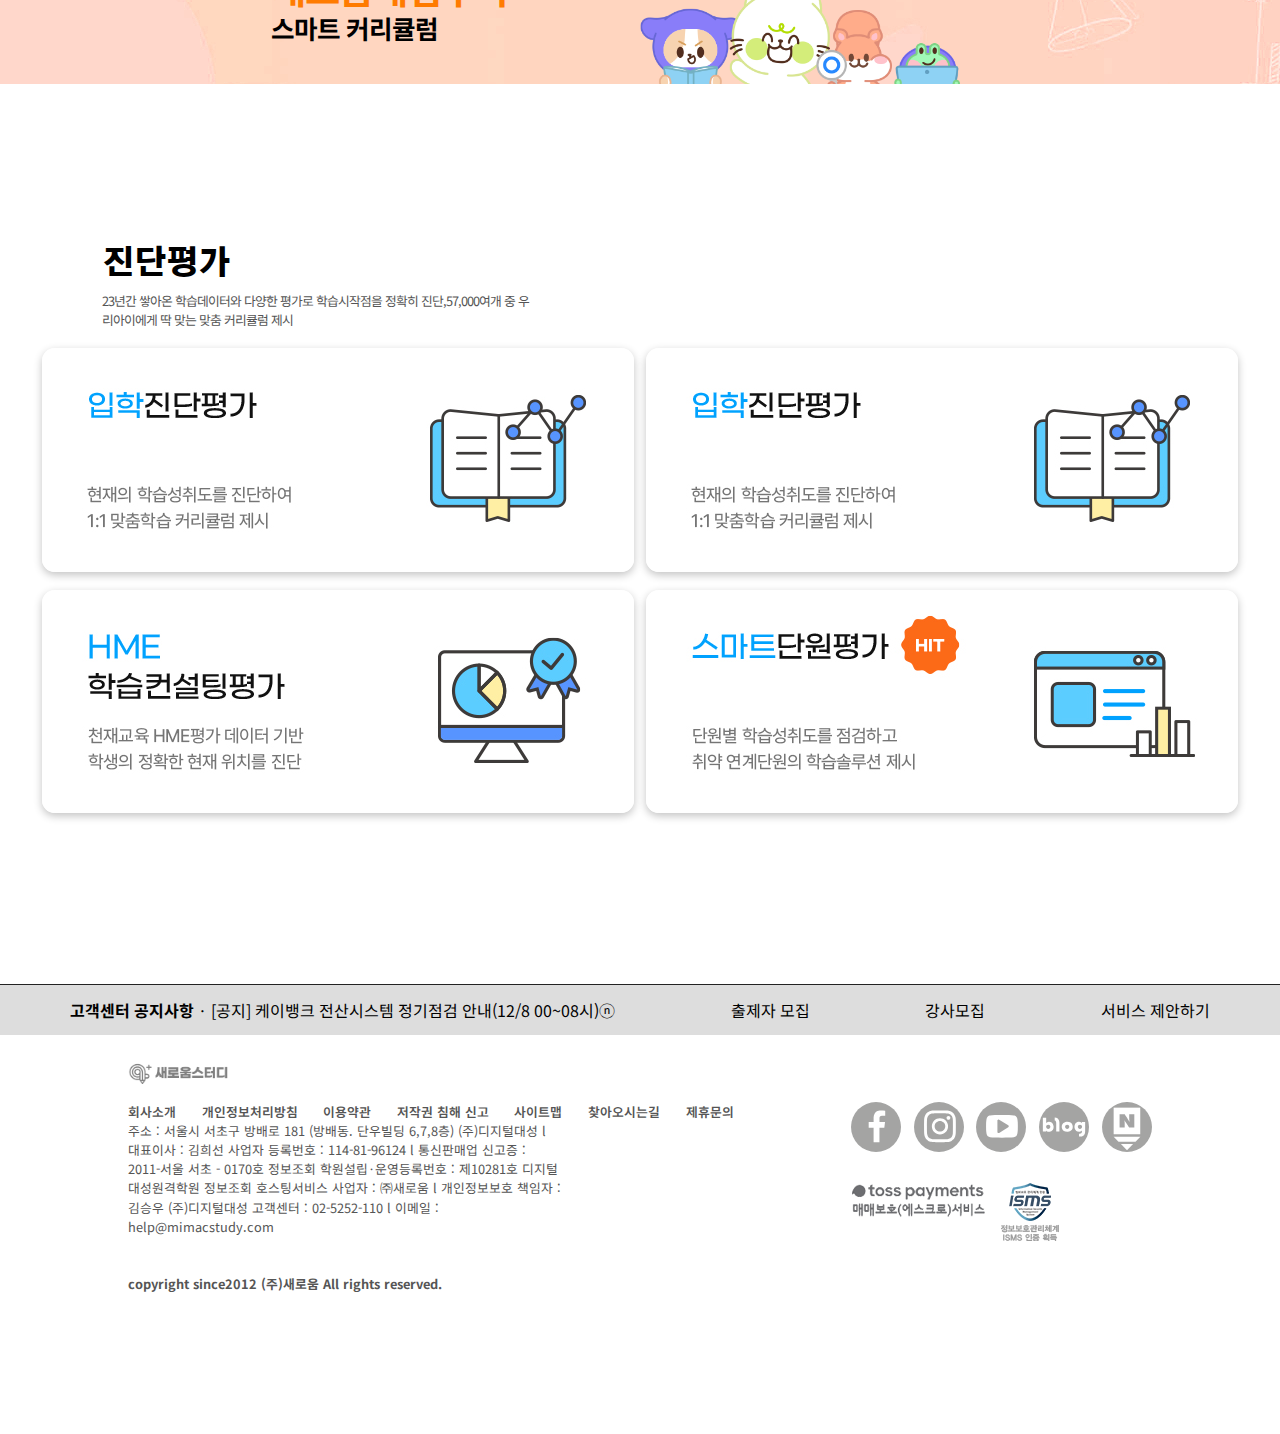
<file: curriculum.html>
<!DOCTYPE html>
<html lang="ko">
  <head>
    <meta charset="UTF-8" />
    <meta name="viewport" content="width=device-width, initial-scale=1.0" />
    <title>새로움커리큘럼</title>
    <script src="js/jquery-3.7.1.min.js"></script>
    <script src="js/curriculum.js"></script>

    <link rel="stylesheet" href="css/reset.css" />
    <link rel="stylesheet" href="css/curriculum.css" />
    <link
      rel="stylesheet"
      href="https://cdn.jsdelivr.net/npm/swiper@11/swiper-bundle.min.css"
    />
    <link
      rel="stylesheet"
      href="https://cdnjs.cloudflare.com/ajax/libs/font-awesome/6.6.0/css/all.min.css"
      integrity="sha512-Kc323vGBEqzTmouAECnVceyQqyqdsSiqLQISBL29aUW4U/M7pSPA/gEUZQqv1cwx4OnYxTxve5UMg5GT6L4JJg=="
      crossorigin="anonymous"
      referrerpolicy="no-referrer"
    />
    <link
      href="https://fonts.googleapis.com/css2?family=Gothic+A1&family=Noto+Sans+KR:wght@100..900&display=swap"
      rel="stylesheet"
    />
    <link
      rel="stylesheet"
      href="https://cdn.jsdelivr.net/npm/swiper@11/swiper-bundle.min.css"
    />
    <link
      rel="icon"
      type="image/png"
      sizes="32x32"
      href="img/favicon-32x32.png"
    />
  </head>
  <body>
    <div id="header">
      <ul class="topmenu">
        <li>
          <a href="index.html"><img class="logo" src="img/logo.png" /></a>
        </li>
        <li><a href="brand.html">브랜드소개</a></li>
        <li><a href="curriculum.html">새로움커리큘럼</a></li>
        <li><a href="level.html">레벨테스트</a></li>
        <li><a href="riview.html">새로움후기</a></li>
        <li><a href="f&q.html">F&Q/이벤트</a></li>
        <li>
          <div class="menu">
            <span class="menu-global menu-top"></span>
            <span class="menu-global menu-middle"></span>
            <span class="menu-global menu-bottom"></span>
          </div>
        </li>
      </ul>
      <div class="side-menu">
        <img class="slide_logo" src="img/logo.png" />
        <ul>
          <li>
            <a href="index.html">Home <i class="fa-solid fa-house"></i></a>
          </li>
          <li>
            <a href="brand.html">Brand<i class="fa-solid fa-hospital"></i></a>
          </li>
          <li>
            <a href="curriculum.html"
              >Curriculum<i class="fa-solid fa-face-smile"></i
            ></a>
          </li>
          <li>
            <a href="level.html"
              >Level<i class="fa-solid fa-calendar-check"></i
            ></a>
          </li>
          <li>
            <a href="riview.html"
              >Review<i class="fa-solid fa-ranking-star"></i
            ></a>
          </li>
          <li>
            <a href="f&q.html"
              >F&Q/Event<i class="fa-solid fa-book-open-reader"></i
            ></a>
          </li>
        </ul>
        <div class="social">
          <a
            href="https://open.kakao.com/o/shy82g3g"
            target="_blank"
            class="kakao-button"
            ><img src="img/kakao.png"
          /></a>
          <a
            href="https://mail.naver.com/write/?to=rhdtls3562@naver.com"
            target="_blank"
            class="email-button"
            ><img src="img/email.png"
          /></a>
          <a href="tel:01012345678" class="call-button"
            ><img src="img/call.png"
          /></a>
        </div>
      </div>
      <!-- 어두운 오버레이 -->
      <div class="overlay"></div>
    </div>

    <div id="visual">
      <img class="model" src="img/curricurrum_model.png" />
      <img class="bigtext" src="img/curricurrum_bigtext.png" />
      <img class="cir" src="img/curricurrum_cir.png" />
      <img class="text" src="img/curricurrum_text.png" />
    </div>
    <div id="container">
      <a href="#" class="go-top"><i class="fa-solid fa-caret-up"></i></a>
      <section class="con1">
        <h2>새로움 정회원 전용 온라인 학습</h2>
        <p>
          시간과 장소에 관계없이 Tab에서 커리큘럼에 기반한 읽고,듣고,말하고,쓰기
          학습 및 JET,TOEIC Bridge 응시가 가능합니다. 또한 매일매일의 학습
          결과가 누적되어 한 눈에 전체적인 학습 현황을 확일할 수 있습니다.
        </p>
      </section>
      <section class="con2">
        <img src="img/curricurrum_con1.png" />
      </section>
      <section class="con3">
        <h5>
          <i class="fa-solid fa-house">
            <i class="fa-solid fa-chevron-right"></i>
          </i>
          학습시스템소개
          <i class="fa-solid fa-chevron-right"></i>
          <span>새로움진단테스트</span>
        </h5>
        <ul>
          <li>
            <img src="img/curricurrum_circle.png" /><img
              class="clock"
              src="img/curricurrum_clock.png"
            />
          </li>
          <li>
            <h2>
              <span>원생의 맞춤수업을 위해</span><br />반 편성에 꼭 필요한
              진단테스트
            </h2>
            <p>
              <span class="equar">=</span>학업성취도 파악<span> → </span>학력
              진단테스트
            </p>
            <p>
              <span class="equar">=</span>연산의 직관력, 속도성 파악<span>
                → </span
              >계산력 진단테스트
            </p>
          </li>
        </ul>
      </section>
      <section class="con4">
        <ul>
          <li>
            <h2>학력 진단테스트</h2>
            <h5><span>학년별 9LEVEL 114종</span>의 다양한 테스트지</h5>
            <div class="text_wrap">
              <h4>
                <i class="fa-solid fa-circle-check"></i>
                <span>원생의 학습 수준 파악 용이</span>
              </h4>
              <h4>
                <i class="fa-solid fa-circle-check"></i>
                학기 기준 / 최근 학습 단원 기준 테스트로 수준별 반편성 기준 제시
              </h4>
              <h4>
                <i class="fa-solid fa-circle-check"></i>
                테스트 결과에 따른 분석표를 통해 학무모 상담까지
                <span>완벽하게 OK!</span>
              </h4>
            </div>
          </li>
          <li>
            <img src="img/curricurrum_chart.png" />
          </li>
        </ul>
        <ul>
          <li>
            <img src="img/curricurrum_hand.png" />
          </li>
          <li>
            <h2>계산력 진단테스트</h2>
            <h5><span>A부터I까지 단계별 계산력 테스트</span>계산력 테스트</h5>
            <div class="text_wrap">
              <h4>
                <i class="fa-solid fa-circle-check"></i>
                기초계산력 수준 파악 필수 테스트
              </h4>
              <h4>
                <i class="fa-solid fa-circle-check"></i>
                속도성과 정확성 측정을 통해 <span>개인별</span> 연산 능력 확인
              </h4>
              <h4>
                <i class="fa-solid fa-circle-check"></i>
                테스트 결과 분석을 통해 개인별 맞춤 Start Point 제시
              </h4>
            </div>
          </li>
        </ul>
      </section>
      <section class="con5">
        <ul>
          <li>
            <img src="img/medal1.png" />
            <h3>KTC수학경시대회 특허 등록</h3>
            <p>[빅데이터 기반 수학문제 제공]</p>
          </li>
          <li>
            <img src="img/medal2.png" />
            <h3>문제은행 시스템 특허 등록</h3>
            <p>[학습자 맞춤형 수학문제 출제 로직]</p>
          </li>
          <li>
            <img src="img/medal3.png" />
            <h3>2024 고객만족 브랜드 대상</h3>
            <p>[2년 연속 수상, 수학문제은행 부문 1위]</p>
          </li>
          <li>
            <img src="img/medal4.png" />
            <h3>경영혁신형 중소기업 인증</h3>
            <p>Management Innovation Business</p>
          </li>
          <li>
            <img src="img/medal5.png" />
            <h3>품질경영시스템 인증</h3>
            <p>[ISO 9001:2015]</p>
          </li>
          <li>
            <img src="img/medal6.png" />
            <h3>대한민국 교육브랜드 대상</h3>
            <p>[3년 연속 수상,수학교육 부문]</p>
          </li>
          <li>
            <img src="img/medal7.png" />
            <h3>한국기록원 기네스 선정</h3>
            <p>[가평점 런칭 최다 개설]</p>
          </li>
          <li>
            <img src="img/medal8.png" />
            <h3>KTC수학경시대회 특허 등록</h3>
            <p>[빅데이터 기반 수학문제 제공]</p>
          </li>
        </ul>
      </section>
      <section class="con6">
        <h2><span>새로움학원</span><br />모집 프로그램</h2>
        <p>
          "대성의 N수, 차이를 넘어 차원이 다르다!"<br /><span
            >대성학원은 매년 달라지는 새로운 입시제도에 맞춰 시즌별로 모집
            프로그램을 운영하고 있습니다.</span
          >
        </p>
        <div class="swiper mySwiper">
          <div class="swiper-wrapper">
            <div class="swiper-slide"><img src="img/swiper_img_1.jpg" /></div>
            <div class="swiper-slide"><img src="img/swiper_img_2.jpg" /></div>
            <div class="swiper-slide"><img src="img/swiper_img_3.jpg" /></div>
            <div class="swiper-slide"><img src="img/swiper_img_4.jpg" /></div>
            <div class="swiper-slide"><img src="img/swiper_img_5.jpg" /></div>
          </div>
        </div>
      </section>
      <section class="con7">
        <ul>
          <li>
            <h5>
              우리아이의 <span> 교과진도 성취도</span>에 따라 수준별로 설계된
              <span>나만의 맞춤 학습</span>
            </h5>
            <h2>새로움해법수학</h2>
            <h4>스마트 커리큘럼</h4>
          </li>
          <li>
            <img src="img/curricurrum_con7_2png.png" />
          </li>
        </ul>
      </section>
      <section class="con8">
        <h2>진단평가</h2>
        <p>
          23년간 쌓아온 학습데이터와 다양한 평가로 학습시작점을 정확히
          진단,57,000여개 중 우리아이에게 딱 맞는 맞춤 커리큘럼 제시
        </p>
        <ul>
          <li><img src="img/진단평가.jpg" /></li>
          <li><img src="img/진단평가2.jpg" /></li>
        </ul>
        <ul>
          <li><img src="img/학습컨설팅.jpg" /></li>
          <li><img src="img/단원평가.jpg" /></li>
        </ul>
      </section>
    </div>
    <div id="footer">
      <ul class="fot1">
        <li>
          <span>고객센터 공지사항</span> · [공지] 케이뱅크 전산시스템 정기점검
          안내(12/8 00~08시)ⓝ
        </li>
        <li>출제자 모집</li>
        <li>강사모집</li>
        <li>서비스 제안하기</li>
      </ul>
      <img class="logo" src="img/logo.png" />
      <ul class="fot2">
        <ul class="fot4">
          <li>
            <ul class="fot3">
              <li>회사소개</li>
              <li>개인정보처리방침</li>
              <li>이용약관</li>
              <li>저작권 침해 신고</li>
              <li>사이트맵</li>
              <li>찾아오시는길</li>
              <li>제휴문의</li>
            </ul>
          </li>
          <li>
            주소 : 서울시 서초구 방배로 181 (방배동. 단우빌딩 6,7,8층)
            (주)디지털대성 l 대표이사 : 김희선 사업자 등록번호 : 114-81-96124 l
            통신판매업 신고증 : 2011-서울 서초 - 0170호 정보조회
            학원설립·운영등록번호 : 제10281호 디지털대성원격학원 정보조회
            호스팅서비스 사업자 : ㈜새로움 l 개인정보보호 책임자 : 김승우
            (주)디지털대성 고객센터 : 02-5252-110 l 이메일 : help@mimacstudy.com
            <span> copyright since2012 (주)새로움 All rights reserved. </span>
          </li>
        </ul>
        <li>
          <ul class="fot5">
            <li><img src="img/icon_facebook.svg" /></li>
            <li><img src="img/icon_instagram.svg" /></li>
            <li><img src="img/icon_youtube.svg" /></li>
            <li><img src="img/icon_naverblog.svg" /></li>
            <li><img src="img/icon_naverpost.svg" /></li>
          </ul>
          <ul class="fot6">
            <li><img src="img/img_escrowlogo.png" /></li>
            <li><img src="img/img_isms_logo.png" /></li>
          </ul>
        </li>
      </ul>
    </div>
    <script src="https://cdn.jsdelivr.net/npm/swiper@11/swiper-bundle.min.js"></script>
    <script>
      var swiper = new Swiper(".mySwiper", {
        effect: "cards", // 카드 효과
        grabCursor: true, // 드래그할 수 있도록 커서 표시
        loop: true, // 무한 루프
        autoplay: {
          // 자동 슬라이드
          delay: 2500, // 2.5초마다 자동으로 슬라이드 변경
          disableOnInteraction: false, // 사용자가 슬라이드를 넘기면 자동 슬라이드 다시 시작
        },
      });
    </script>
  </body>
</html>
</file>
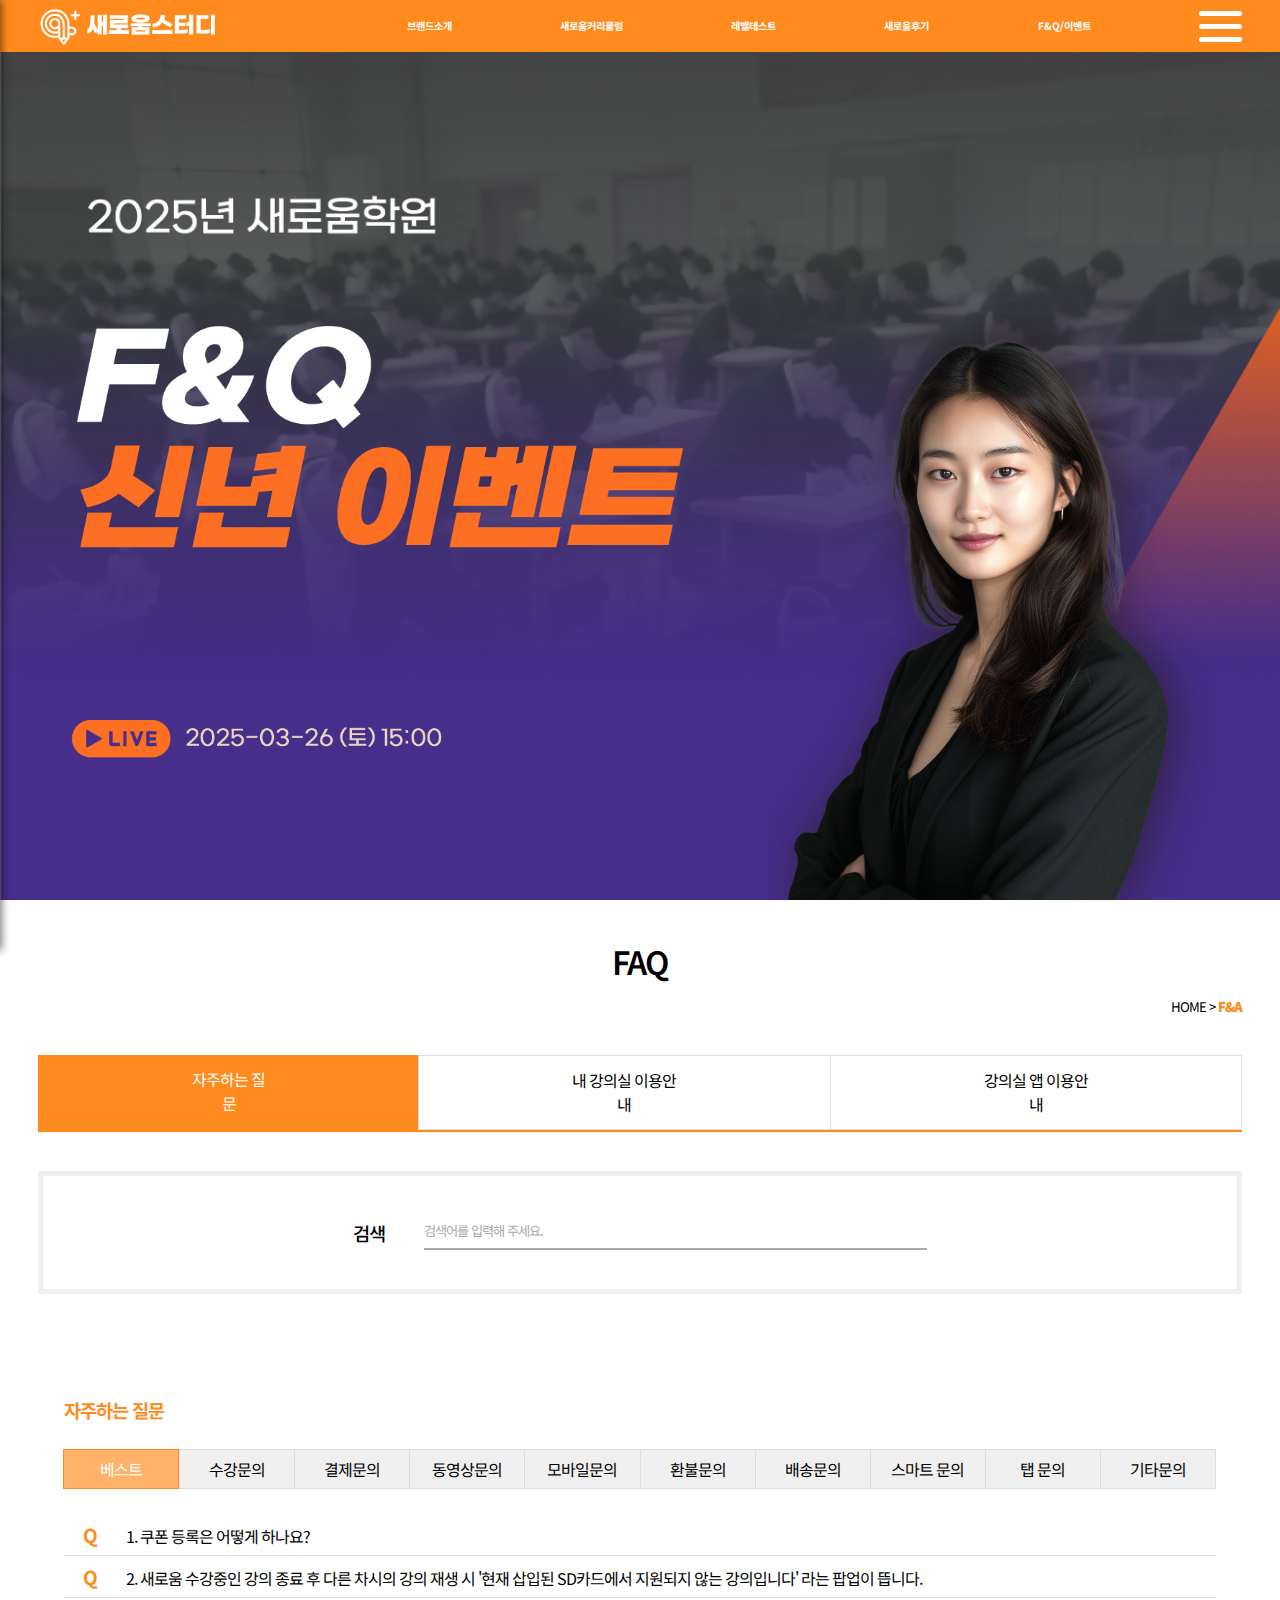
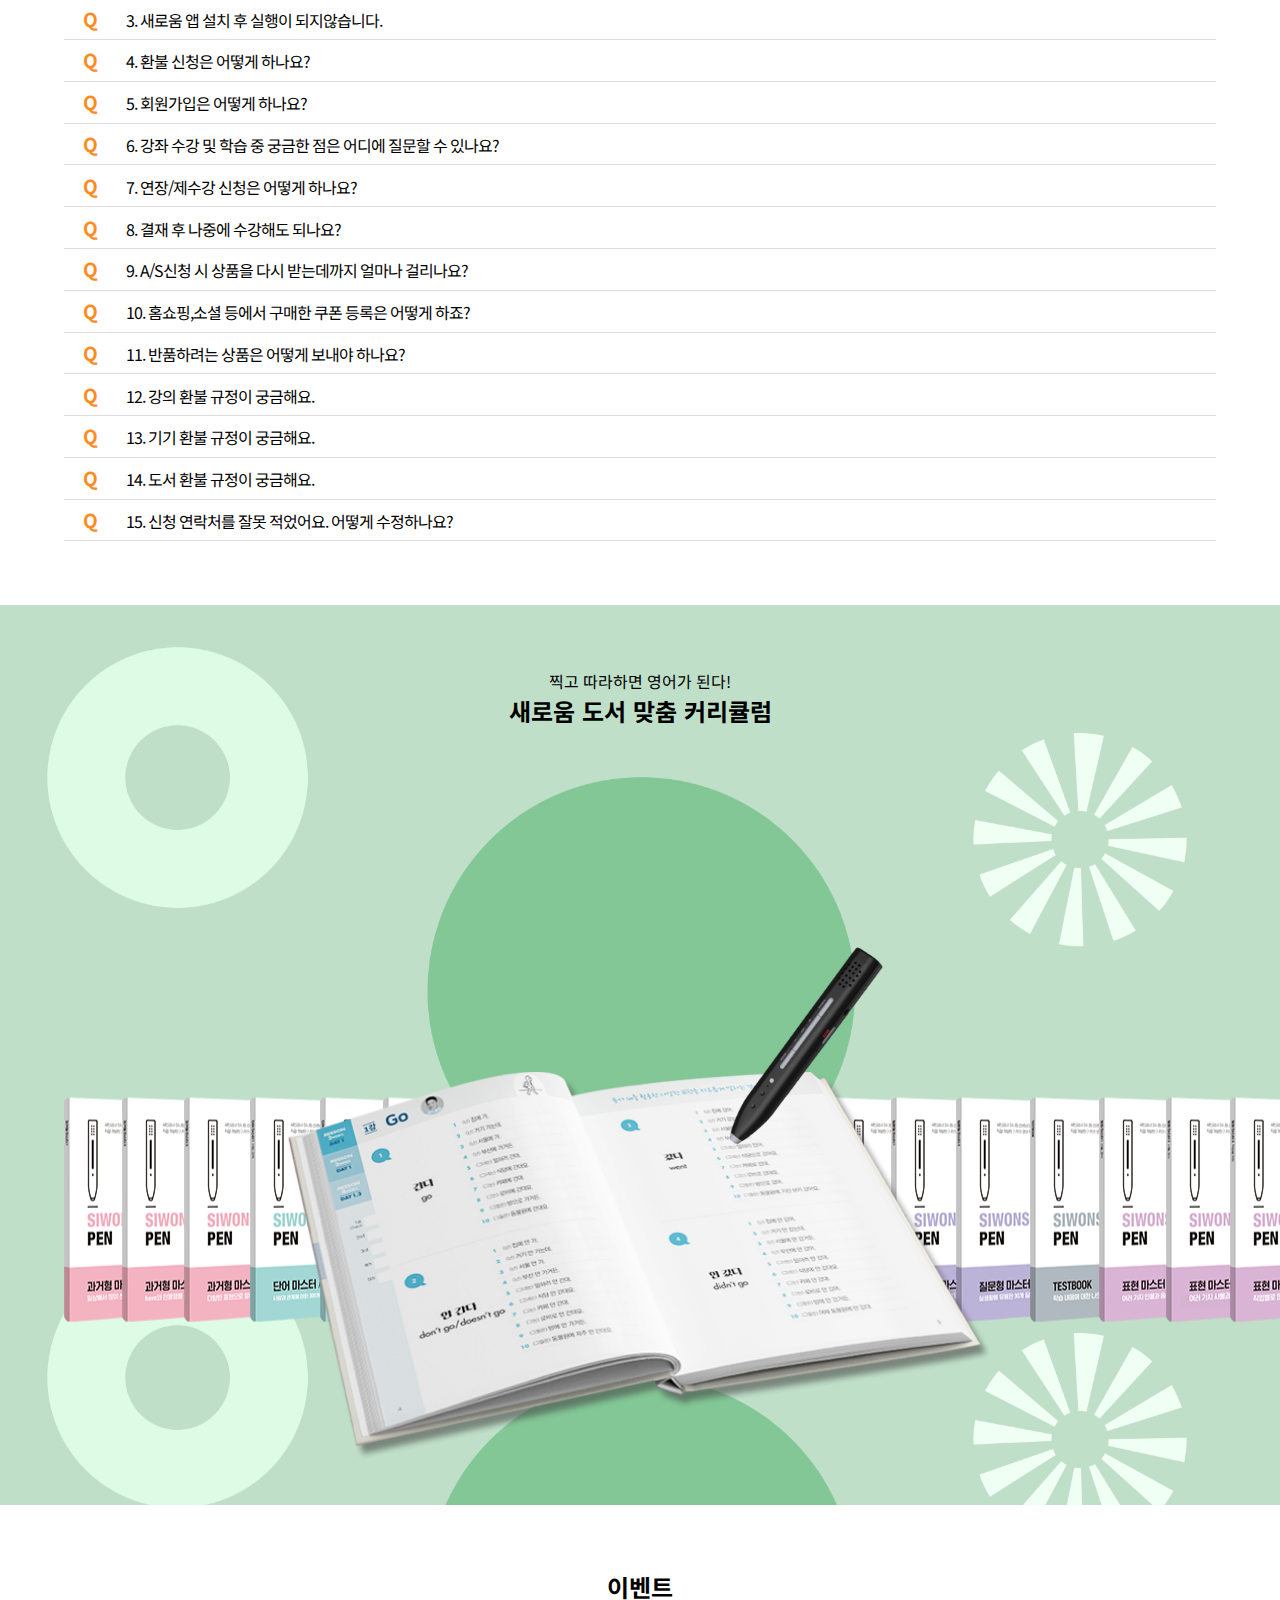
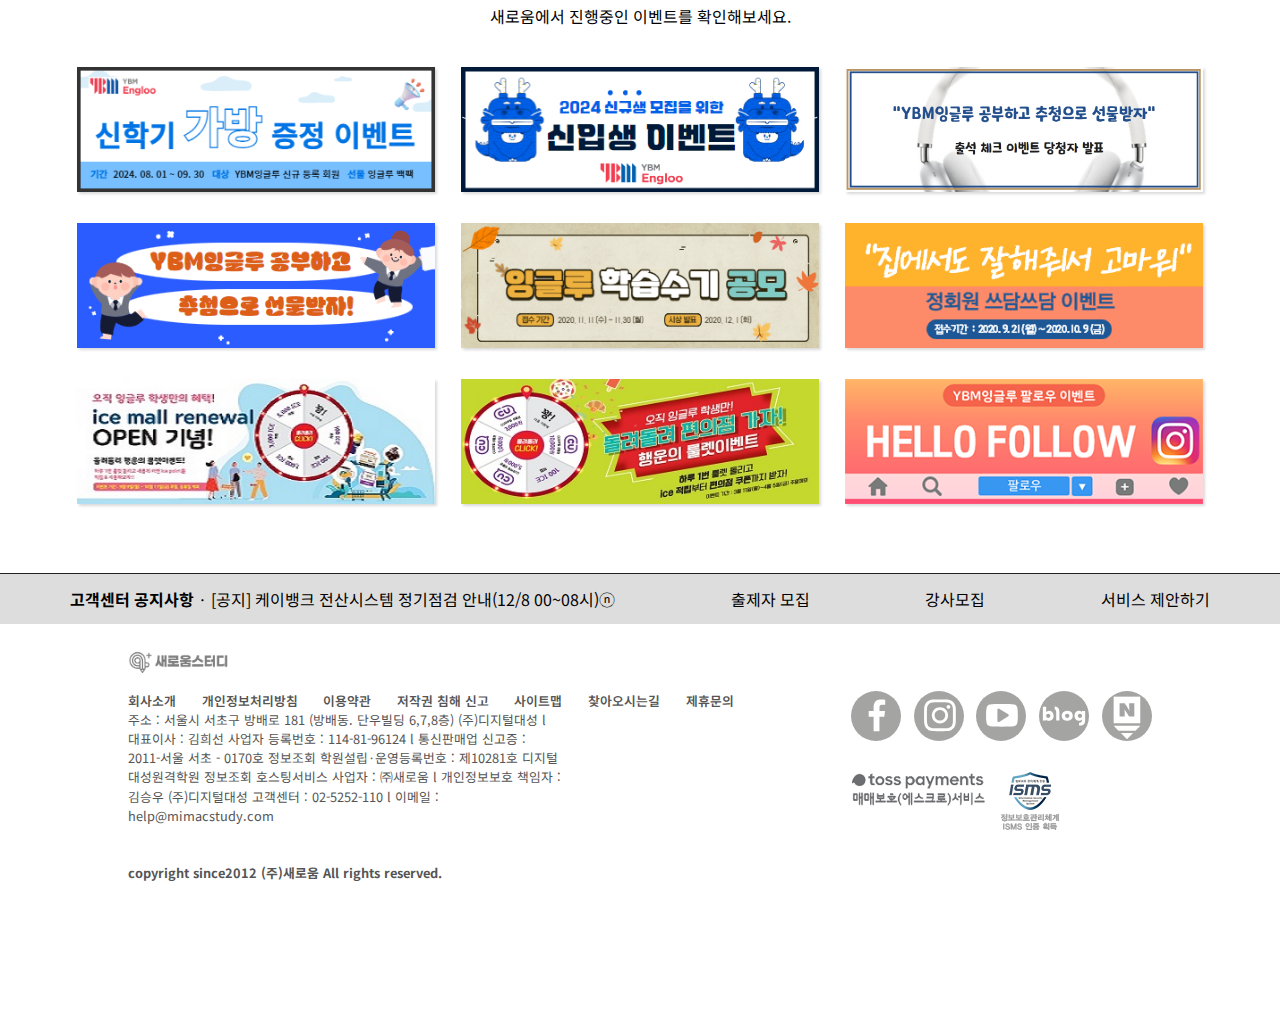
<file: f&q.html>
<!DOCTYPE html>
<html lang="ko">
  <head>
    <meta charset="UTF-8" />
    <meta name="viewport" content="width=device-width, initial-scale=1.0" />
    <title>새로움커리큘럼</title>
    <script src="js/jquery-3.7.1.min.js"></script>
    <script src="js/riview.js"></script>

    <link rel="stylesheet" href="css/reset.css" />
    <link rel="stylesheet" href="css/f&q.css" />
    <link
      rel="stylesheet"
      href="https://cdn.jsdelivr.net/npm/swiper@11/swiper-bundle.min.css"
    />
    <link
      rel="stylesheet"
      href="https://cdnjs.cloudflare.com/ajax/libs/font-awesome/6.6.0/css/all.min.css"
      integrity="sha512-Kc323vGBEqzTmouAECnVceyQqyqdsSiqLQISBL29aUW4U/M7pSPA/gEUZQqv1cwx4OnYxTxve5UMg5GT6L4JJg=="
      crossorigin="anonymous"
      referrerpolicy="no-referrer"
    />
    <link
      href="https://fonts.googleapis.com/css2?family=Gothic+A1&family=Noto+Sans+KR:wght@100..900&display=swap"
      rel="stylesheet"
    />
    <link
      rel="stylesheet"
      href="https://cdn.jsdelivr.net/npm/swiper@11/swiper-bundle.min.css"
    />
    <link
      rel="icon"
      type="image/png"
      sizes="32x32"
      href="img/favicon-32x32.png"
    />
  </head>
  <body>
    <div id="header">
      <ul class="topmenu">
        <li>
          <a href="index.html"><img class="logo" src="img/logo.png" /></a>
        </li>
        <li><a href="brand.html">브랜드소개</a></li>
        <li><a href="curriculum.html">새로움커리큘럼</a></li>
        <li><a href="level.html">레벨테스트</a></li>
        <li><a href="riview.html">새로움후기</a></li>
        <li><a href="f&q.html">F&Q/이벤트</a></li>
        <li>
          <div class="menu">
            <span class="menu-global menu-top"></span>
            <span class="menu-global menu-middle"></span>
            <span class="menu-global menu-bottom"></span>
          </div>
        </li>
      </ul>
      <div class="side-menu">
        <img class="slide_logo" src="img/logo.png" />
        <ul>
          <li>
            <a href="index.html">Home <i class="fa-solid fa-house"></i></a>
          </li>
          <li>
            <a href="brand.html">Brand<i class="fa-solid fa-hospital"></i></a>
          </li>
          <li>
            <a href="curriculum.html"
              >Curriculum<i class="fa-solid fa-face-smile"></i
            ></a>
          </li>
          <li>
            <a href="level.html"
              >Level<i class="fa-solid fa-calendar-check"></i
            ></a>
          </li>
          <li>
            <a href="riview.html"
              >Review<i class="fa-solid fa-ranking-star"></i
            ></a>
          </li>
          <li>
            <a href="f&q.html"
              >F&Q/Event<i class="fa-solid fa-book-open-reader"></i
            ></a>
          </li>
        </ul>
        <div class="social">
          <a
            href="https://open.kakao.com/o/shy82g3g"
            target="_blank"
            class="kakao-button"
            ><img src="img/kakao.png"
          /></a>
          <a
            href="https://mail.naver.com/write/?to=rhdtls3562@naver.com"
            target="_blank"
            class="email-button"
            ><img src="img/email.png"
          /></a>
          <a href="tel:01012345678" class="call-button"
            ><img src="img/call.png"
          /></a>
        </div>
      </div>
      <!-- 어두운 오버레이 -->
      <div class="overlay"></div>
    </div>
    <div id="visual">
      <img src="img/f&q_model.png" />
      <img src="img/f&q_txt.png" />
      <img src="img/f&q_txt2.png" />
      <img src="img/f&q_txt3.png" />
    </div>
    <div id="container">
      <a href="#" class="go-top"><i class="fa-solid fa-caret-up"></i></a>
      <section class="con1">
        <h2>FAQ</h2>
        <h5>HOME > <span>F&A</span></h5>
        <ul class="quastion">
          <li>자주하는 질문</li>
          <li>내 강의실 이용안내</li>
          <li>강의실 앱 이용안내</li>
        </ul>
        <ul class="search">
          <li><h3>검색</h3></li>
          <li>
            <h5>
              검색어를 입력해 주세요.<i
                class="fa-solid fa-magnifying-glass"
              ></i>
            </h5>
          </li>
        </ul>
      </section>
      <section class="con2">
        <h3>자주하는 질문</h3>
        <ul class="quastion_box">
          <li>베스트</li>
          <li>수강문의</li>
          <li>결제문의</li>
          <li>동영상문의</li>
          <li>모바일문의</li>
          <li>환불문의</li>
          <li>배송문의</li>
          <li>스마트 문의</li>
          <li>탭 문의</li>
          <li>기타문의</li>
        </ul>
        <ul class="quastion_list">
          <li><span>Q</span> 1. 쿠폰 등록은 어떻게 하나요?</li>
          <li>
            <span>Q</span> 2. 새로움 수강중인 강의 종료 후 다른 차시의 강의 재생
            시 '현재 삽입된 SD카드에서 지원되지 않는 강의입니다' 라는 팝업이
            뜹니다.
          </li>
          <li><span>Q</span> 3. 새로움 앱 설치 후 실행이 되지않습니다.</li>
          <li><span>Q</span> 4. 환불 신청은 어떻게 하나요?</li>
          <li><span>Q</span> 5. 회원가입은 어떻게 하나요?</li>
          <li>
            <span>Q</span> 6. 강좌 수강 및 학습 중 궁금한 점은 어디에 질문할 수
            있나요?
          </li>
          <li><span>Q</span> 7. 연장/제수강 신청은 어떻게 하나요?</li>
          <li><span>Q</span> 8. 결재 후 나중에 수강해도 되나요?</li>
          <li>
            <span>Q</span> 9. A/S신청 시 상품을 다시 받는데까지 얼마나 걸리나요?
          </li>
          <li>
            <span>Q</span> 10. 홈쇼핑,소셜 등에서 구매한 쿠폰 등록은 어떻게
            하죠?
          </li>
          <li><span>Q</span> 11. 반품하려는 상품은 어떻게 보내야 하나요?</li>
          <li><span>Q</span> 12. 강의 환불 규정이 궁금해요.</li>
          <li><span>Q</span> 13. 기기 환불 규정이 궁금해요.</li>
          <li><span>Q</span> 14. 도서 환불 규정이 궁금해요.</li>
          <li>
            <span>Q</span> 15. 신청 연락처를 잘못 적었어요. 어떻게 수정하나요?
          </li>
        </ul>
      </section>
      <section class="con3">
        <p>찍고 따라하면 영어가 된다!</p>
        <h2>새로움 도서 맞춤 커리큘럼</h2>
        <img class="book" src="img/sec06_book.png" />
        <img class="pen" src="img/sec06_pen.png" />
        <div class="books">
          <img src="img/sec06_rolling.png" alt="Books" />
          <img src="img/sec06_rolling.png" alt="Books" />
        </div>
      </section>
      <section class="con4">
        <h2>이벤트</h2>
        <p>새로움에서 진행중인 이벤트를 확인해보세요.</p>
        <ul>
          <li><img src="img/event1.png" /></li>
          <li><img src="img/event2.png" /></li>
          <li><img src="img/event3.png" /></li>
          <li><img src="img/event4.png" /></li>
          <li><img src="img/event5.png" /></li>
          <li><img src="img/event6.png" /></li>
          <li><img src="img/event7.png" /></li>
          <li><img src="img/event8.png" /></li>
          <li><img src="img/event9.png" /></li>
        </ul>
      </section>
    </div>
    <div id="footer">
      <ul class="fot1">
        <li>
          <span>고객센터 공지사항</span> · [공지] 케이뱅크 전산시스템 정기점검
          안내(12/8 00~08시)ⓝ
        </li>
        <li>출제자 모집</li>
        <li>강사모집</li>
        <li>서비스 제안하기</li>
      </ul>
      <img class="logo" src="img/logo.png" />
      <ul class="fot2">
        <ul class="fot4">
          <li>
            <ul class="fot3">
              <li>회사소개</li>
              <li>개인정보처리방침</li>
              <li>이용약관</li>
              <li>저작권 침해 신고</li>
              <li>사이트맵</li>
              <li>찾아오시는길</li>
              <li>제휴문의</li>
            </ul>
          </li>
          <li>
            주소 : 서울시 서초구 방배로 181 (방배동. 단우빌딩 6,7,8층)
            (주)디지털대성 l 대표이사 : 김희선 사업자 등록번호 : 114-81-96124 l
            통신판매업 신고증 : 2011-서울 서초 - 0170호 정보조회
            학원설립·운영등록번호 : 제10281호 디지털대성원격학원 정보조회
            호스팅서비스 사업자 : ㈜새로움 l 개인정보보호 책임자 : 김승우
            (주)디지털대성 고객센터 : 02-5252-110 l 이메일 : help@mimacstudy.com
            <span> copyright since2012 (주)새로움 All rights reserved. </span>
          </li>
        </ul>
        <li>
          <ul class="fot5">
            <li><img src="img/icon_facebook.svg" /></li>
            <li><img src="img/icon_instagram.svg" /></li>
            <li><img src="img/icon_youtube.svg" /></li>
            <li><img src="img/icon_naverblog.svg" /></li>
            <li><img src="img/icon_naverpost.svg" /></li>
          </ul>
          <ul class="fot6">
            <li><img src="img/img_escrowlogo.png" /></li>
            <li><img src="img/img_isms_logo.png" /></li>
          </ul>
        </li>
      </ul>
    </div>
  </body>
</html>
</file>
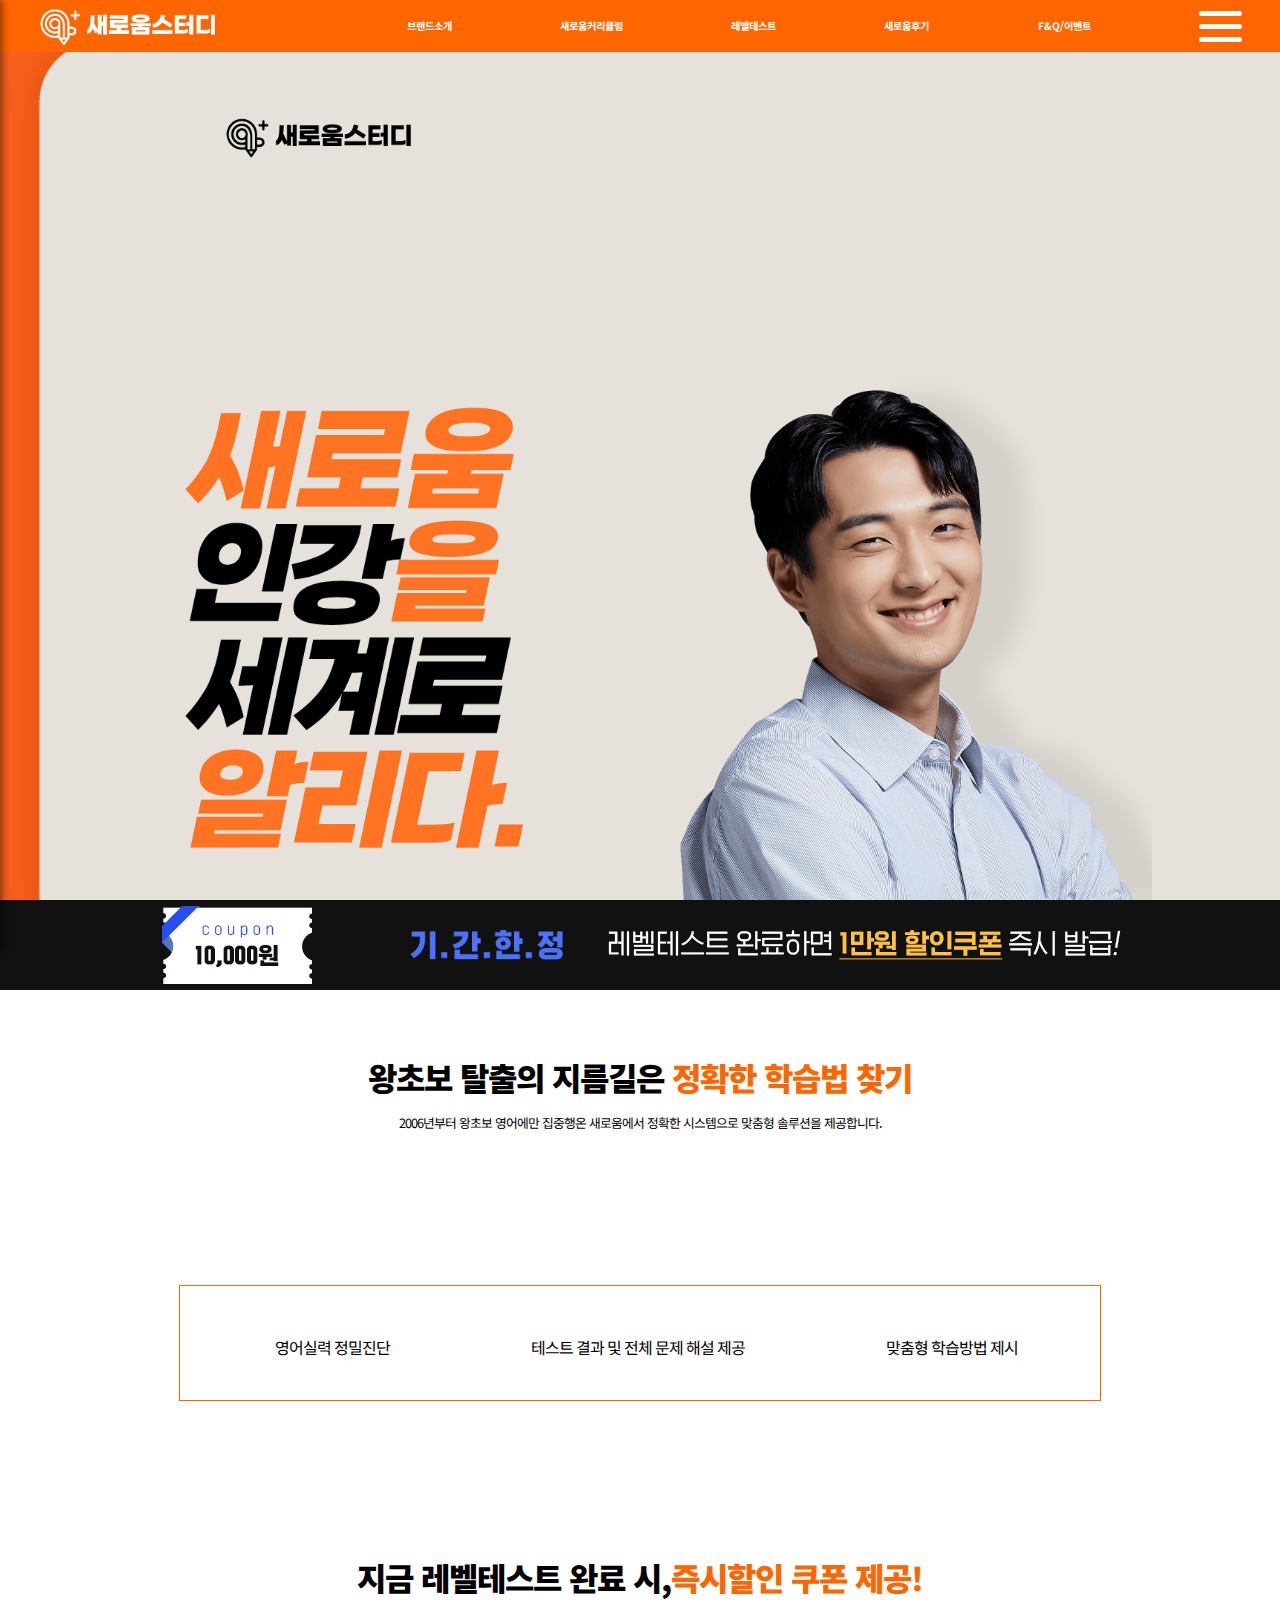
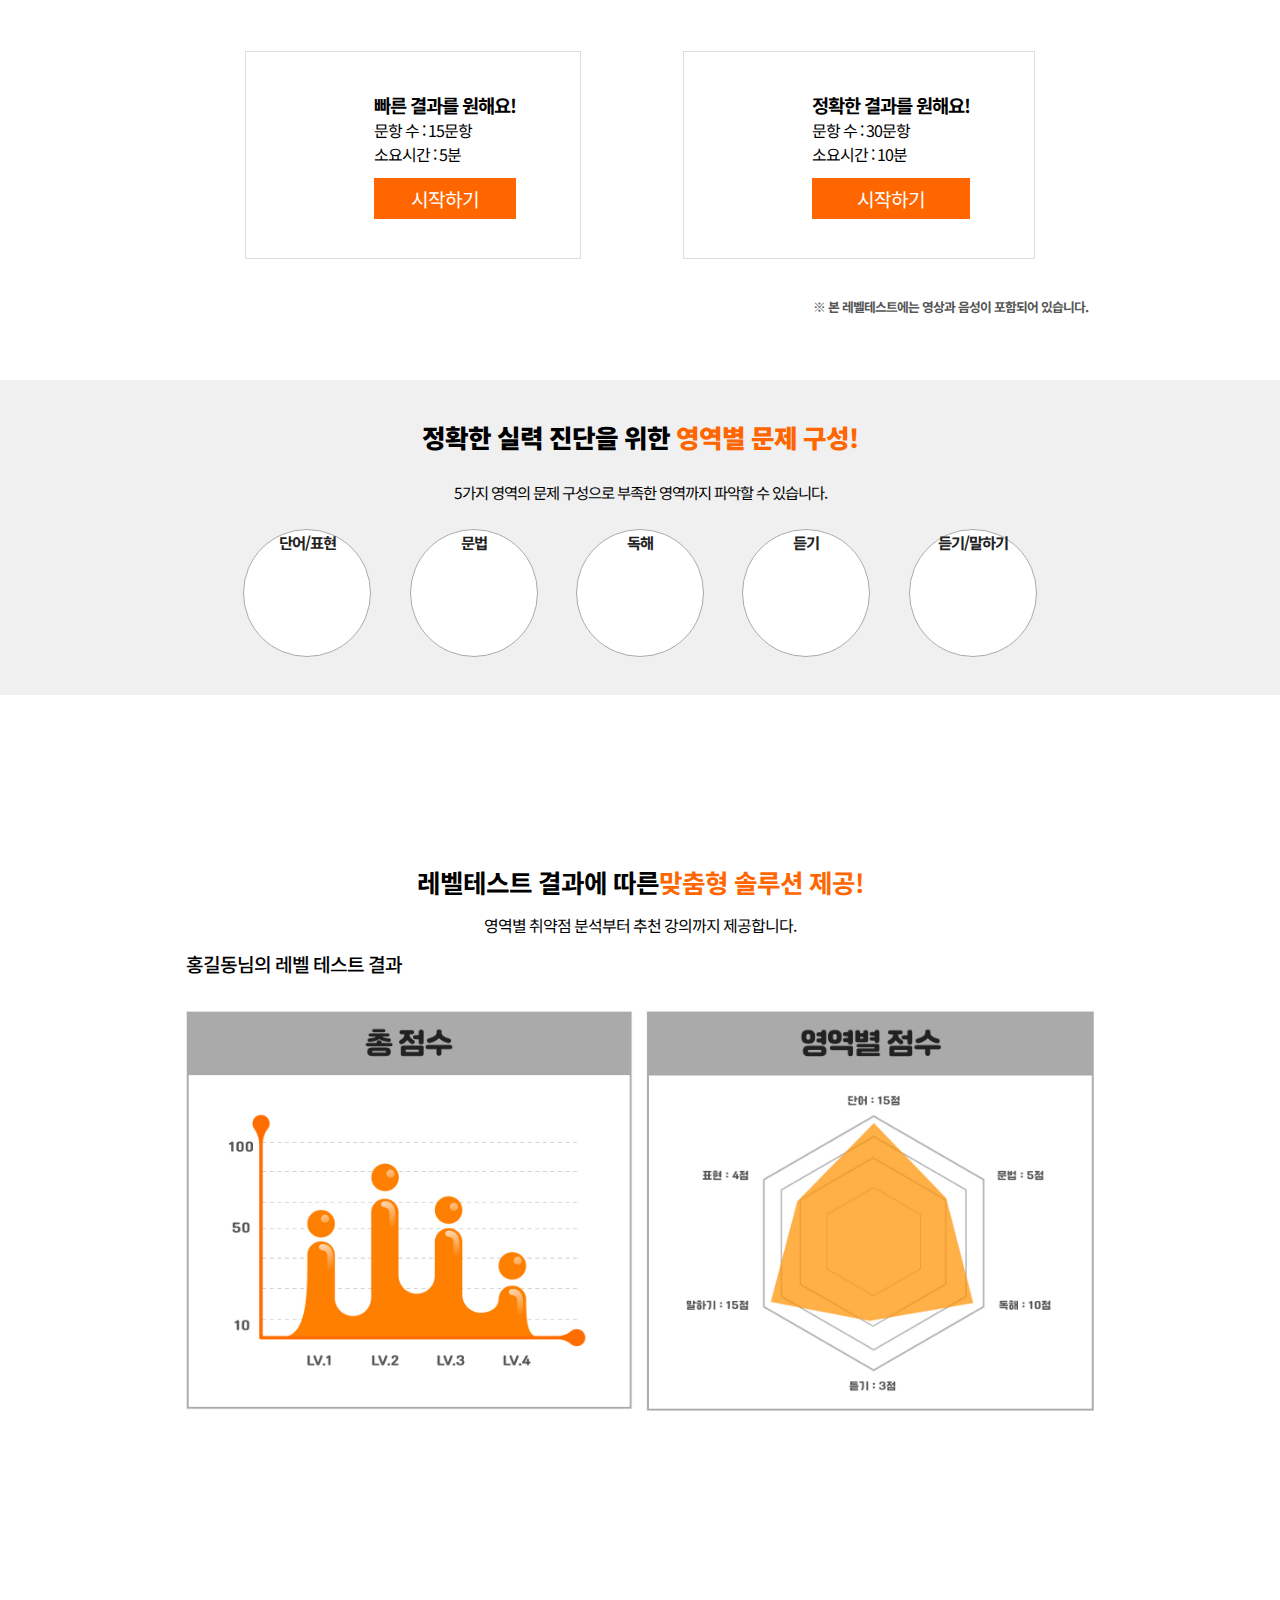
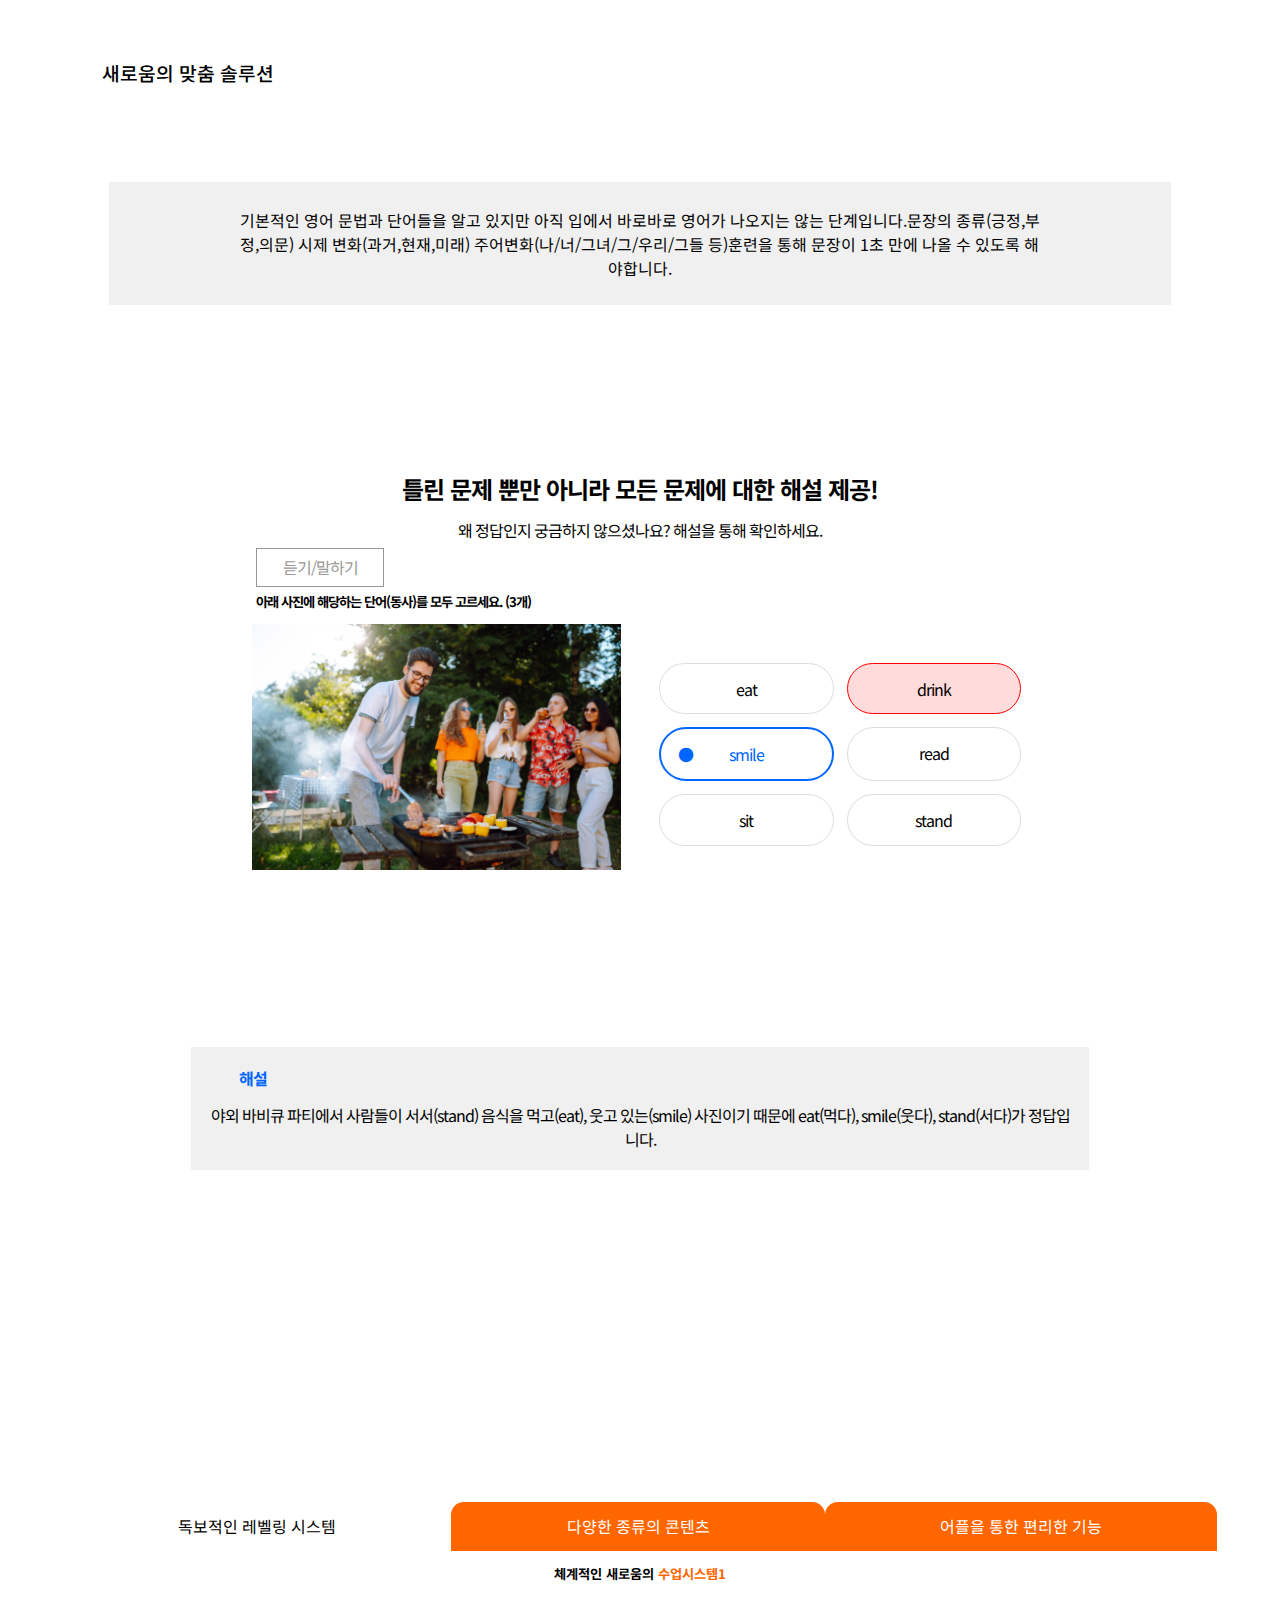
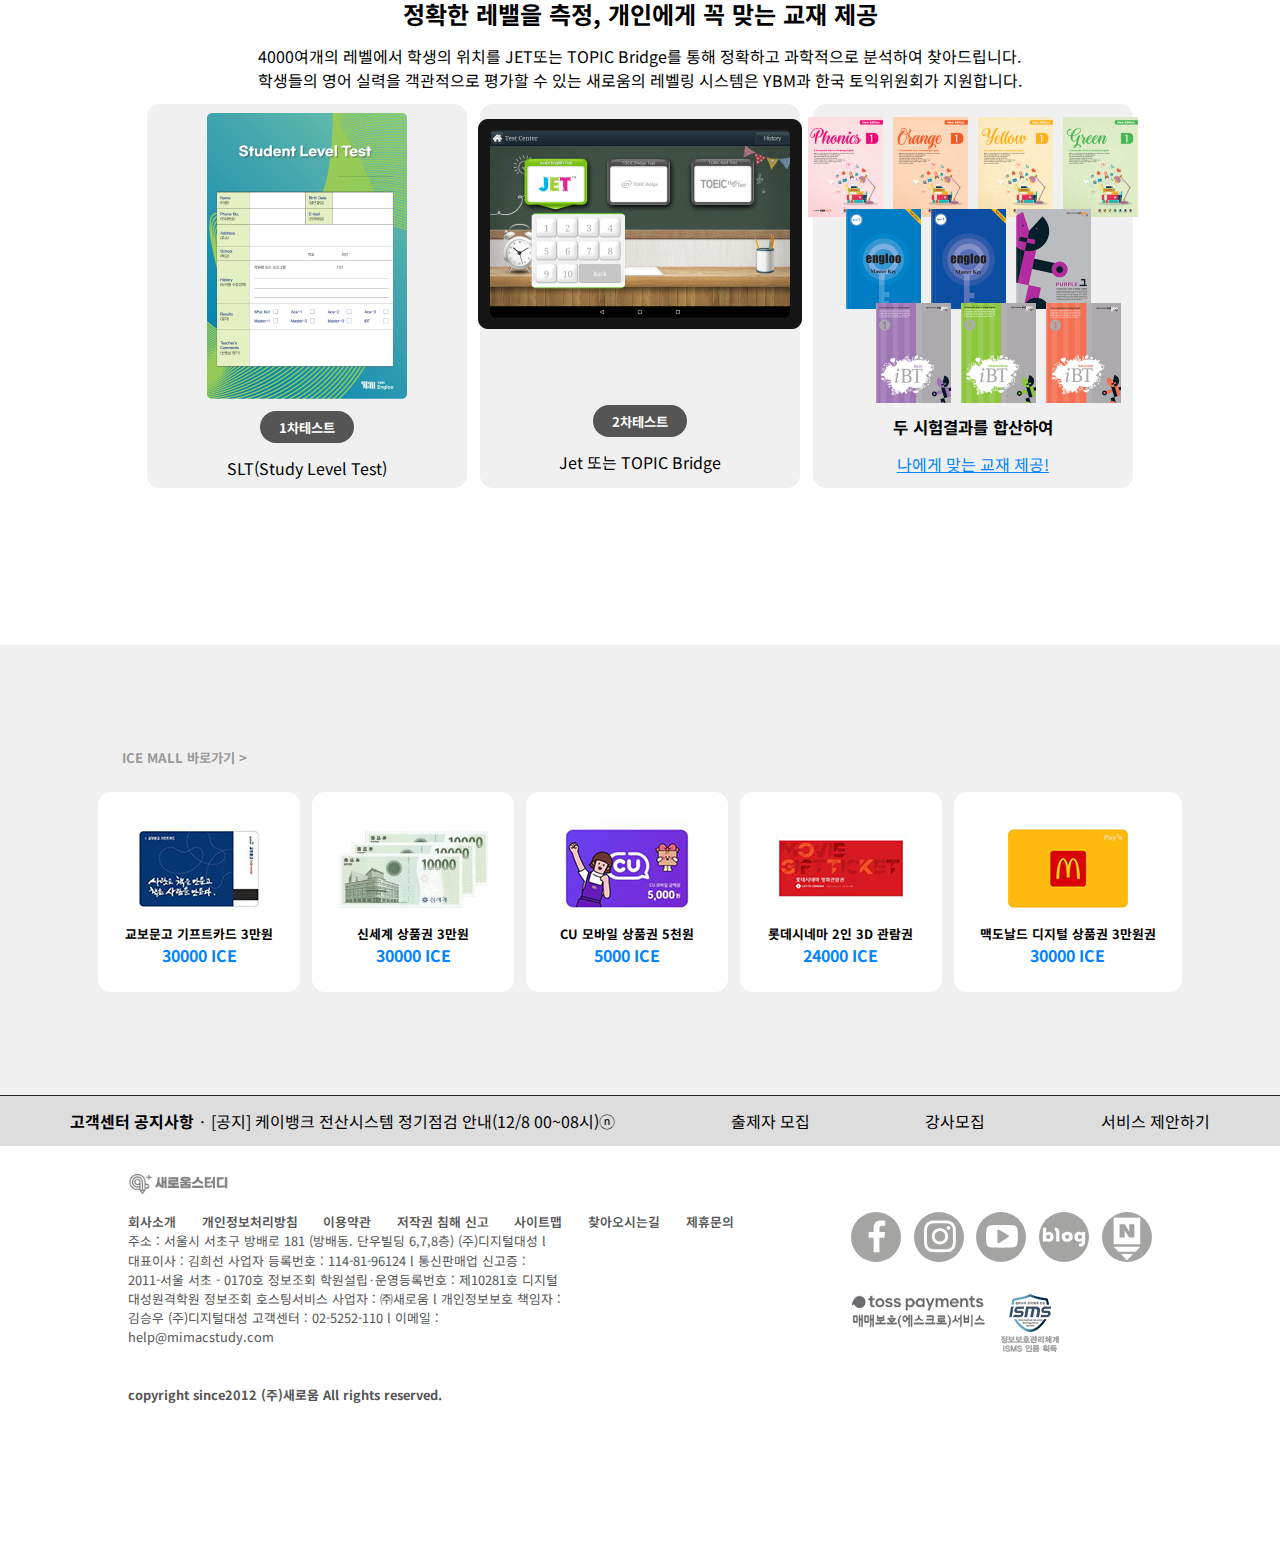
<file: level.html>
<!DOCTYPE html>
<html lang="ko">
  <head>
    <meta charset="UTF-8" />
    <meta name="viewport" content="width=device-width, initial-scale=1.0" />
    <title>새로움커리큘럼</title>
    <script src="js/jquery-3.7.1.min.js"></script>
    <script src="js/level.js"></script>

    <link rel="stylesheet" href="css/reset.css" />
    <link rel="stylesheet" href="css/level.css" />
    <link
      rel="stylesheet"
      href="https://cdn.jsdelivr.net/npm/swiper@11/swiper-bundle.min.css"
    />
    <link
      rel="stylesheet"
      href="https://cdnjs.cloudflare.com/ajax/libs/font-awesome/6.6.0/css/all.min.css"
      integrity="sha512-Kc323vGBEqzTmouAECnVceyQqyqdsSiqLQISBL29aUW4U/M7pSPA/gEUZQqv1cwx4OnYxTxve5UMg5GT6L4JJg=="
      crossorigin="anonymous"
      referrerpolicy="no-referrer"
    />
    <link
      href="https://fonts.googleapis.com/css2?family=Gothic+A1&family=Noto+Sans+KR:wght@100..900&display=swap"
      rel="stylesheet"
    />
    <link
      rel="stylesheet"
      href="https://cdn.jsdelivr.net/npm/swiper@11/swiper-bundle.min.css"
    />
    <link
      rel="icon"
      type="image/png"
      sizes="32x32"
      href="img/favicon-32x32.png"
    />
  </head>
  <body>
    <div id="header">
      <ul class="topmenu">
        <li>
          <a href="index.html"><img class="logo" src="img/logo.png" /></a>
        </li>
        <li><a href="brand.html">브랜드소개</a></li>
        <li><a href="curriculum.html">새로움커리큘럼</a></li>
        <li><a href="level.html">레벨테스트</a></li>
        <li><a href="riview.html">새로움후기</a></li>
        <li><a href="f&q.html">F&Q/이벤트</a></li>
        <li>
          <div class="menu">
            <span class="menu-global menu-top"></span>
            <span class="menu-global menu-middle"></span>
            <span class="menu-global menu-bottom"></span>
          </div>
        </li>
      </ul>
      <div class="side-menu">
        <img class="slide_logo" src="img/logo.png" />
        <ul>
          <li>
            <a href="index.html">Home <i class="fa-solid fa-house"></i></a>
          </li>
          <li>
            <a href="brand.html">Brand<i class="fa-solid fa-hospital"></i></a>
          </li>
          <li>
            <a href="curriculum.html"
              >Curriculum<i class="fa-solid fa-face-smile"></i
            ></a>
          </li>
          <li>
            <a href="level.html"
              >Level<i class="fa-solid fa-calendar-check"></i
            ></a>
          </li>
          <li>
            <a href="riview.html"
              >Review<i class="fa-solid fa-ranking-star"></i
            ></a>
          </li>
          <li>
            <a href="f&q.html"
              >F&Q/Event<i class="fa-solid fa-book-open-reader"></i
            ></a>
          </li>
        </ul>
        <div class="social">
          <a
            href="https://open.kakao.com/o/shy82g3g"
            target="_blank"
            class="kakao-button"
            ><img src="img/kakao.png"
          /></a>
          <a
            href="https://mail.naver.com/write/?to=rhdtls3562@naver.com"
            target="_blank"
            class="email-button"
            ><img src="img/email.png"
          /></a>
          <a href="tel:01012345678" class="call-button"
            ><img src="img/call.png"
          /></a>
        </div>
      </div>
      <!-- 어두운 오버레이 -->
      <div class="overlay"></div>
    </div>
    <div id="visual">
      <img class="model" src="img/level_model.png" />
      <img class="text" src="img/level_text.png" />
      <img class="logo2" src="img/logo.png" />
    </div>
    <div id="container">
      <a href="#" class="go-top"><i class="fa-solid fa-caret-up"></i></a>
      <section class="con1">
        <img class="day_only" src="img/기간한정.png" />
      </section>
      <section class="con2">
        <h2 class="spakle">
          왕초보 탈출의 지름길은 <span>정확한 학습법 찾기</span>
        </h2>
        <p>
          2006년부터 왕초보 영어에만 집중행온 새로움에서 정확한 시스템으로
          맞춤형 솔루션을 제공합니다.
        </p>
        <ul class="orngback">
          <li><i class="fa-solid fa-chart-line"></i> 영어실력 정밀진단</li>
          <li>
            <i class="fa-regular fa-newspaper"></i> 테스트 결과 및 전체 문제
            해설 제공
          </li>
          <li>
            <i class="fa-brands fa-connectdevelop"></i> 맞춤형 학습방법 제시
          </li>
        </ul>
        <h2 class="now">
          지금 레벨테스트 완료 시,<span>즉시할인 쿠폰 제공!</span>
        </h2>
        <ul class="test">
          <li>
            <ul class="fast">
              <li><i class="fa-solid fa-hourglass-start"></i></li>
              <li>
                <h3>빠른 결과를 원해요!</h3>
                <p>문항 수 : 15문항</p>
                <p>소요시간 : 5분</p>
                <div class="oran_box">시작하기</div>
              </li>
            </ul>
          </li>
          <li>
            <ul class="detail">
              <li><i class="fa-regular fa-clock"></i></li>
              <li>
                <h3>정확한 결과를 원해요!</h3>
                <p>문항 수 : 30문항</p>
                <p>소요시간 : 10분</p>
                <div class="oran_box">시작하기</div>
              </li>
            </ul>
          </li>
        </ul>
        <h6>※ 본 레벨테스트에는 영상과 음성이 포함되어 있습니다.</h6>
      </section>
      <section class="con3">
        <h2>정확한 실력 진단을 위한 <span>영역별 문제 구성!</span></h2>
        <p>5가지 영역의 문제 구성으로 부족한 영역까지 파악할 수 있습니다.</p>
        <ul>
          <li>
            <i class="fa-solid fa-book-atlas"></i>
            <h5>단어/표현</h5>
          </li>
          <li>
            <i class="fa-solid fa-pen-clip"></i>
            <h5>문법</h5>
          </li>
          <li>
            <i class="fa-solid fa-book-open"></i>
            <h5>독해</h5>
          </li>
          <li>
            <i class="fa-solid fa-ear-listen"></i>
            <h5>듣기</h5>
          </li>
          <li>
            <i class="fa-solid fa-volume-high"></i>
            <h5>듣기/말하기</h5>
          </li>
        </ul>
      </section>
      <section class="con4">
        <h2>레벨테스트 결과에 따른<span>맞춤형 솔루션 제공!</span></h2>
        <p>영역별 취약점 분석부터 추천 강의까지 제공합니다.</p>
        <h5>홍길동님의 레벨 테스트 결과</h5>
        <ul>
          <li><img src="img/level_test.jpg" /></li>
          <li><img src="img/level_test2.jpg" /></li>
        </ul>
      </section>
      <section class="con5">
        <h5>새로움의 맞춤 솔루션</h5>
        <p>
          기본적인 영어 문법과 단어들을 알고 있지만 아직 입에서 바로바로 영어가
          나오지는 않는 단계입니다.문장의 종류(긍정,부정,의문) 시제
          변화(과거,현재,미래) 주어변화(나/너/그녀/그/우리/그들 등)훈련을 통해
          문장이 1초 만에 나올 수 있도록 해야합니다.
        </p>
      </section>
      <section class="con6">
        <h2>틀린 문제 뿐만 아니라 <span>모든 문제에 대한 해설 제공!</span></h2>
        <p>왜 정답인지 궁금하지 않으셨나요? 해설을 통해 확인하세요.</p>
        <div class="listen">
          <span>듣기/말하기</span> <i class="fa-solid fa-star"></i>
          <i class="fa-solid fa-star"></i>
          <i class="fa-solid fa-star"></i>
        </div>
        <h5>아래 사진에 해당하는 단어(동사)를 모두 고르세요. (3개)</h5>
        <ul class="quize">
          <li><img src="img/test (2).jpg" /></li>
          <li>
            <ul class="cir">
              <li>eat</li>
              <li class="back_red">drink</li>
              <li class="smile"><span>●</span>smile</li>
              <li>read</li>
              <li>sit</li>
              <li>stand</li>
            </ul>
          </li>
        </ul>
        <div class="gray_box">
          <h4>해설</h4>
          <p>
            야외 바비큐 파티에서 사람들이 서서(stand) 음식을 먹고(eat), 웃고
            있는(smile) 사진이기 때문에 eat(먹다), smile(웃다), stand(서다)가
            정답입니다.
          </p>
        </div>
      </section>
      <section class="con7">
        <ul>
          <li>독보적인 레벨링 시스템</li>
          <li>다양한 종류의 콘텐츠</li>
          <li>어플을 통한 편리한 기능</li>
        </ul>
        <h5>체계적인 새로움의 <span>수업시스템1</span></h5>
        <h2>정확한 레밸을 측정, 개인에게 꼭 맞는 교재 제공</h2>
        <p>
          4000여개의 레벨에서 학생의 위치를 JET또는 TOPIC Bridge를 통해 정확하고
          과학적으로 분석하여 찾아드립니다.<br />학생들의 영어 실력을 객관적으로
          평가할 수 있는 새로움의 레벨링 시스템은 YBM과 한국 토익위원회가
          지원합니다.
        </p>
        <ul class="con7_ul2">
          <li>
            <img src="img/level_test_img.png" />
            <h5 class="back_gray">1차테스트</h5>
            <p>SLT(Study Level Test)</p>
          </li>
          <li><i class="fa-solid fa-circle-arrow-right"></i></li>
          <li>
            <img src="img/level_test_img2.png" />
            <h5 class="back_gray back_gray2">2차테스트</h5>
            <p>Jet 또는 TOPIC Bridge</p>
          </li>
          <li><i class="fa-solid fa-circle-arrow-right"></i></li>
          <li>
            <img src="img/level_test_img3.png" />
            <h5 class="none">두 시험결과를 합산하여</h5>
            <p>나에게 맞는 교재 제공!</p>
          </li>
        </ul>
      </section>
      <section class="con8">
        <h5>ICE MALL 바로가기 ></h5>
        <ul>
          <li>
            <img src="img/cupon1.png" />
            <h3>교보문고 기프트카드 3만원</h3>
            <h4>30000 ICE</h4>
          </li>
          <li>
            <img src="img/cupon2.png" />
            <h3>신세계 상품권 3만원</h3>
            <h4>30000 ICE</h4>
          </li>
          <li>
            <img src="img/cupon3.png" />
            <h3>CU 모바일 상품권 5천원</h3>
            <h4>5000 ICE</h4>
          </li>
          <li>
            <img src="img/cupon4.png" />
            <h3>롯데시네마 2인 3D 관람권</h3>
            <h4>24000 ICE</h4>
          </li>
          <li>
            <img src="img/cupon5.png" />
            <h3>맥도날드 디지털 상품권 3만원권</h3>
            <h4>30000 ICE</h4>
          </li>
        </ul>
      </section>
    </div>
    <div id="footer">
      <ul class="fot1">
        <li>
          <span>고객센터 공지사항</span> · [공지] 케이뱅크 전산시스템 정기점검
          안내(12/8 00~08시)ⓝ
        </li>
        <li>출제자 모집</li>
        <li>강사모집</li>
        <li>서비스 제안하기</li>
      </ul>
      <img class="logo" src="img/logo.png" />
      <ul class="fot2">
        <ul class="fot4">
          <li>
            <ul class="fot3">
              <li>회사소개</li>
              <li>개인정보처리방침</li>
              <li>이용약관</li>
              <li>저작권 침해 신고</li>
              <li>사이트맵</li>
              <li>찾아오시는길</li>
              <li>제휴문의</li>
            </ul>
          </li>
          <li>
            주소 : 서울시 서초구 방배로 181 (방배동. 단우빌딩 6,7,8층)
            (주)디지털대성 l 대표이사 : 김희선 사업자 등록번호 : 114-81-96124 l
            통신판매업 신고증 : 2011-서울 서초 - 0170호 정보조회
            학원설립·운영등록번호 : 제10281호 디지털대성원격학원 정보조회
            호스팅서비스 사업자 : ㈜새로움 l 개인정보보호 책임자 : 김승우
            (주)디지털대성 고객센터 : 02-5252-110 l 이메일 : help@mimacstudy.com
            <span> copyright since2012 (주)새로움 All rights reserved. </span>
          </li>
        </ul>
        <li>
          <ul class="fot5">
            <li><img src="img/icon_facebook.svg" /></li>
            <li><img src="img/icon_instagram.svg" /></li>
            <li><img src="img/icon_youtube.svg" /></li>
            <li><img src="img/icon_naverblog.svg" /></li>
            <li><img src="img/icon_naverpost.svg" /></li>
          </ul>
          <ul class="fot6">
            <li><img src="img/img_escrowlogo.png" /></li>
            <li><img src="img/img_isms_logo.png" /></li>
          </ul>
        </li>
      </ul>
    </div>
  </body>
</html>
</file>
<file: css/main.css>
body {
  overflow: hidden;
  font-family: "Noto Sans KR", serif !important;
  box-sizing: border-box;
}

/* header */
#header {
  position: absolute; /* 절대 위치로 설정 */
  top: 0; /* 화면 상단 고정 */
  left: 0;
  width: 100%; /* 너비 100% */
  background-color: rgba(255, 255, 255, 0.5); /* 약간 투명한 배경 */
  z-index: 10; /* 배경보다 위에 오도록 설정 */
}

.topmenu {
  font-size: 1vw;
  align-items: center;
  padding: 0.3vw 3vw;
  display: flex;
  justify-content: space-between;
}

.topmenu li {
  font-size: 0.8vw;
  cursor: pointer;
  font-weight: 700;
}

.topmenu .logo {
  width: 70%;
}

.topmenu i {
  font-size: 1.5vw;
}

.topmenu a {
  color: #fff;
}

.menu {
  cursor: pointer;
  margin: 0 auto;
  padding-left: 1.25em;
  position: relative;
  width: 30px;
  height: 30px;
}
.menu-global {
  border-radius: 3vw;
  backface-visibility: hidden;
  position: absolute;
  left: 0;
  border-top: 5.5px solid white;
  width: 100%;
  transition: 0.55s;
}
.menu-top {
  top: 0;
}
.menu-middle {
  top: 13px;
}
.menu-bottom {
  top: 26px;
}
.menu-top-click {
  backface-visibility: hidden;
  top: 15px;
  transform: rotate(50deg);
  transition: 0.55s 0.5s;
}
.menu-middle-click {
  opacity: 0;
}
.menu-bottom-click {
  backface-visibility: hidden;
  top: 15px;
  transform: rotate(-410deg);
  transition: 0.55s 0.5s;
}

/* 사이드 메뉴 */
.side-menu {
  overflow: hidden;
  position: fixed;
  top: 0;
  left: -300px; /* 숨김 상태 */
  width: 300px;
  height: 100%;
  background: rgba(0, 0, 0, 0.8);
  overflow-y: auto;
  transition: transform 0.4s ease-in-out; /* 부드러운 애니메이션 */
  box-shadow: 2px 0 8px rgba(0, 0, 0, 0.5); /* 그림자 효과 */
  z-index: 999;
  padding-top: 50px; /* 메뉴와 상단 여백 */
}

.slide_logo {
  position: absolute;
  top: 5%;
  left: 20%;
  width: 50%;
}

.side-menu.open {
  transform: translateX(300px); /* 메뉴가 오른쪽으로 밀려 나오게 */
}

/* 메뉴 리스트 스타일 */
.side-menu ul {
  padding: 1vw;
  box-sizing: border-box;
  margin-top: 50px;
}

.side-menu ul li {
  border-bottom: 2px solid #fff;
  padding: 1vw;
  box-sizing: border-box;
  font-size: 1.2rem;
  transition: background-color 0.3s ease, transform 0.2s ease; /* 배경 색과 트랜지션 효과 */
}
.side-menu i {
  position: absolute;
  right: 10%;
}

.side-menu ul li:hover {
  transform: scale(1.1); /* 메뉴 아이템 크기 살짝 확대 */
}

.side-menu ul li a {
  color: #fff;
  text-decoration: none;
  display: block;
  width: 100%;
  font-weight: 500; /* 글자 두께 */
}

.social {
  position: absolute;
  bottom: 5%;
  left: 50%;
  transform: translate(-50%, -50%);
  display: flex;
  justify-content: center;
  gap: 30px;
}

.social img:hover {
  cursor: pointer;
  transition: 0.5s;
  transform: scale(1.1);
}

.social a img {
  width: 3vw;
}

/* 어두운 오버레이 */
.overlay {
  position: fixed;
  top: 0;
  left: 0;
  width: 100%;
  height: 100%;
  background: rgba(0, 0, 0, 0.5);
  opacity: 0;
  visibility: hidden;
  transition: opacity 0.3s ease-in-out;
  z-index: 998;
}

.overlay.open {
  opacity: 1;
  visibility: visible;
}

/* 사이드 메뉴 애니메이션 */
@keyframes slideIn {
  0% {
    transform: translateX(-300px);
  }
  100% {
    transform: translateX(0);
  }
}

@keyframes slideOut {
  0% {
    transform: translateX(0);
  }
  100% {
    transform: translateX(-300px);
  }
}

/* visual */
#visual {
  position: relative;
  width: 100%;
  height: 100vh;
  background-color: #ff7b00;
}

/* 공통 애니메이션 설정 */
@keyframes fadeIn {
  0% {
    opacity: 0; /* 처음에 숨겨짐 */
  }
  100% {
    opacity: 1; /* 최종적으로 보이게 됨 */
  }
}

/* .text 요소 */
.text {
  width: 50%;
  position: absolute;
  top: 50%;
  left: 33%;
  transform: translate(-50%, -50%);
  opacity: 0; /* 처음에는 보이지 않게 */
  animation: fadeIn 1s ease-out forwards; /* 애니메이션 적용 */
  animation-delay: 0.5s; /* 0.5초 후에 나타나기 시작 */
}

/* .bubble 요소 */
.bubble {
  cursor: pointer;
  width: 20%;
  position: absolute;
  bottom: 10%;
  left: 33%;
  transform: translate(-50%, -50%);
  opacity: 0; /* 처음에는 보이지 않게 */
  animation: fadeIn 1s ease-out forwards; /* 애니메이션 적용 */
  animation-delay: 1s; /* 1초 후에 나타나기 시작 */
  transition: transform 0.5s; /* hover 효과도 부드럽게 */
}

.bubble:hover {
  transform: translate(-50%, -50%) scale(1.1); /* hover 시 크기 확대 */
}

/* .txt 요소 */
.txt {
  width: 30%;
  position: absolute;
  top: 20%;
  left: 33%;
  transform: translate(-50%, -50%);
  opacity: 0; /* 처음에는 보이지 않게 */
  animation: fadeIn 1s ease-out forwards; /* 애니메이션 적용 */
  animation-delay: 1.5s; /* 1.5초 후에 나타나기 시작 */
}

/* .model 요소 */
.model {
  position: absolute;
  bottom: 0;
  right: 5%;
  width: 33%;
  opacity: 0; /* 처음에는 보이지 않게 */
  animation: fadeIn 1s ease-out forwards; /* 애니메이션 적용 */
  animation-delay: 2s; /* 2초 후에 나타나기 시작 */
}

.go-top {
  z-index: 1000;
  position: fixed;
  bottom: 2em;
  right: 2em;
  text-decoration: none;
  color: white;
  background-color: rgba(34, 34, 34, 0.5); /* 투명도를 적용한 배경색 */
  font-size: 2vw;
  width: 4vw;
  height: 4vw;
  line-height: 4.1vw;
  text-align: center;
  border-radius: 50px; /* 버튼을 둥글게 */
  display: none; /* 초기에는 숨김 */
  box-shadow: 0 4px 8px rgba(0, 0, 0, 0.2); /* 그림자 효과 추가 */
  font-family: "Arial", sans-serif;
  font-weight: bold;
  text-align: center;
  cursor: pointer;
  transition: all 0.3s ease-in-out; /* 부드러운 전환 효과 */
}

.go-top:hover {
  background-color: #222; /* 호버 시 더 진한 색상 */
  box-shadow: 0 6px 12px rgba(0, 0, 0, 0.3); /* 호버 시 그림자 강조 */
  transform: translateY(-5px); /* 호버 시 살짝 위로 올라가는 애니메이션 */
}

/*con1*/

.con1 {
  padding: 1vw;
  display: flex;
  justify-content: center;
  align-items: center;
  flex-direction: column;
  color: #fff;
  background-color: #222;
  position: relative;
  width: 100%;
}

.con1 ul {
  align-items: center;
  display: flex;
  gap: 2vw;
  justify-content: center;
}

#MyClockDisplay {
  display: flex;
  justify-content: center;
  align-items: center;
  color: #17d4fe;
  font-size: 1.5vw;
  letter-spacing: 7px;
}

.time-box {
  letter-spacing: -0.01vw;
  font-weight: 900;
  display: flex;
  flex-direction: column;
  align-items: center;
  justify-content: center;
  border: 2px solid #aaaaaa;
  box-sizing: border-box;
  padding: 0.1vw 0.3vw 0.1vw 0.3vw;
  margin: 0 5px;
  text-align: center;
  border-radius: 5px;
  width: 60px; /* 고정된 크기 */
}

.con1 li:last-child {
  cursor: pointer;
  font-weight: 700;
  font-size: 0.8vw;
  background-color: #17d4fe;
  color: #222;
  padding: 0.5vw 1vw;
  border-radius: 3vw;
}

.colon {
  margin: 0 5px;
  font-size: 1.5vw;
}

#session {
  letter-spacing: -1px;
  margin-left: 10px;
  font-size: 1vw;
}

/* con2 요소 */
.con2 {
  display: flex;
  justify-content: center;
  align-items: center;
  flex-direction: column;
  background-image: url(../img/con2_back.png);
  background-position: 0vh -30vw;
  background-repeat: no-repeat;
  width: 100%;
  height: 100vh;
}

/* 공통 애니메이션 설정 */
@keyframes showing {
  0% {
    opacity: 0; /* 처음에 숨겨짐 */
    transform: translateY(20px); /* 아래에서 올라오는 효과 */
  }
  100% {
    opacity: 1; /* 최종적으로 보이게 됨 */
    transform: translateY(0); /* 원래 위치로 */
  }
}

/* .con2 h2 요소 */
.con2 h2 {
  margin-bottom: 3vw;
  letter-spacing: -1px;
  line-height: 3vw;
  font-size: 2.5vw;
  width: 23%;
  text-align: center;
  opacity: 0; /* 처음에는 보이지 않게 */
}

/* .con2 span 요소 */
.con2 span {
  color: #ff7b00;
  opacity: 0; /* 처음에는 보이지 않게 */
}

/* .con2 img 요소 */
.con2 img {
  width: 60%;
  padding: 1vw;
  opacity: 0; /* 처음에는 보이지 않게 */
}

/* 초기 상태, 숨겨진 상태 */
.con2 h2,
.con2 span,
.con2 img {
  opacity: 0; /* 처음에는 보이지 않게 */
  transform: translateY(20px); /* 아래에서 올라오는 효과 */
  transition: opacity 1s ease-out, transform 1s ease-out; /* 애니메이션 효과 */
  transition-delay: 0s; /* 기본 딜레이 값 */
}

/* show 클래스가 추가되었을 때 */
.con2 h2.show,
.con2 span.show,
.con2 img.show {
  opacity: 1; /* 보이게 함 */
  transform: translateY(0); /* 원래 위치로 돌아오며 나타남 */
}

/* 각 요소에 딜레이를 설정 */
.con2 h2.show {
  transition-delay: 0.5s;
}

.con2 span.show {
  transition-delay: 1s;
}

.con2 img:nth-child(2).show {
  transition-delay: 1.5s;
}

.con2 img:nth-child(3).show {
  transition-delay: 2s;
}

.con2 img:nth-child(4).show {
  transition-delay: 2.5s;
}

.con2 img:nth-child(5).show {
  transition-delay: 3s;
}

/*con3*/

.con3 {
  padding: 5vw;
  box-sizing: border-box;
  display: flex;
  justify-content: center;

  flex-direction: column;
  width: 100%;
  height: 100vh;
}

.con3 h2 {
  font-family: "Gothic A1", sans-serif;
  line-height: 2.5vw;

  font-weight: 600;
  width: 63%;
  margin-bottom: 2vw;
  font-size: 2vw;
}

.con3 p {
  margin-bottom: 8vw;
  font-size: 1vw;
  width: 50%;
}

.con3 ul {
  display: flex;
  justify-content: center;
  gap: 2vw;
}

.con3 ul li {
  letter-spacing: -1px;
  font-weight: 600;
  padding: 1vw;
  font-size: 1vw;
  box-sizing: border-box;
  width: 13vw;
  height: 13vw;
  border: 1vw solid #fff2ce;
  border-radius: 50%;
  box-sizing: border-box;
  text-align: center;
  background-color: #ffe18e;

  /* 글자를 중앙 정렬 */
  display: flex;
  justify-content: center;
  align-items: center;
}

/* con4 */

.con4 {
  background-color: #ffecda;
  position: relative;
  width: 100%;
  height: 100vh;
  display: flex;
  flex-direction: column; /* 세로로 정렬 */
  justify-content: center; /* 수직 중앙 정렬 */
  align-items: center; /* 수평 중앙 정렬 */
  color: #222;
  font-size: 2vw;
}

.con4 ul {
  text-align: center;
  display: flex;
  justify-content: center;
}

.con4 ul li {
  width: 50%;
}

.con4 ul li:nth-child(1) {
  position: relative;
  padding: 2vw;
  box-sizing: border-box;
  color: #fff;
  height: 30vw;
  background-color: #ff7b00;
  border-radius: 1vw;
}

.con4 p {
  text-align: center;
  font-size: 1vw;
}

.con4 img {
  border-radius: 1vw;
  top: 50%;
  right: 0%;
  transform: translate(-50%, -50%);
  width: 30%;
  position: absolute;
}

.gradient-circle {
  stroke: url("#gradient-circle");
}

.con4 h2 {
  margin-top: 1vw;
  margin-bottom: 5vw;
  font-size: 2.5vw;
}

/*서클 프로그레스바*/
.circle_progress_wrap {
  position: relative;
}

.circle_progress {
  transform: rotate(-90deg);
  width: 400px;
  height: 400px;
}

.con4 h2 span {
  position: relative;
}

.con4 h2 span::before {
  content: "";
  position: absolute;
  top: 50%;
  left: 50%;
  width: 105%;
  height: 110%;
  background-color: #fee500;
  z-index: -1;
  transform: translate(-50%, -50%);
}

.value {
  position: absolute;
  bottom: 25%;
  left: 50%;
  transform: translate(-50%, -50%);
}

.cir {
  top: 68%;
  left: 52%;
  transform: translate(-50%, -50%);
  position: absolute;
  width: 18vw;
  height: 18vw; /* 비율 유지 */
}

/*con5*/

.con5 {
  padding: 1vw;
  width: 100%;
  background-color: #ff7b00;
  text-align: center;
  color: #fff;
}

.con5 h4 {
  font-size: 1.3vw;
}

/*con6*/

.con6 {
  position: relative;
  display: flex;
  justify-content: center;
  align-items: center;
  width: 100%;
  height: 50vh;
  background-color: #ffecda;
}

.con6 ul {
  gap: 2vw;
  text-align: center;
  display: flex;
  justify-content: center;
}

.step {
  background-color: #ff7b00;
  width: 50%;
  margin: auto;
  padding: 0.5vw;
  border-radius: 3vw;
  color: #fff;
  margin-bottom: 2vw;
}

.circle {
  margin: auto;
  width: 1vw;
  height: 1vw;
  border-radius: 50%;
  background-color: #ff7b00;
  border: 5px solid #ffbf83;
}

.line {
  position: absolute;
  top: 11.5vw;
  left: 50%;
  transform: translate(-50%, -50%);
  width: 75%;
  border: 1px dashed #ff7b00; /* 2px 두께의 검은색 점선 */
}

.con6 h2 {
  margin-top: 1vw;
  font-size: 1.5vw;
  letter-spacing: -1px;
  margin-bottom: 0.5vw;
}

.con6 p {
  font-size: 1vw;
  color: #555;
}

/*con7*/

.con7 {
  padding-top: 3vw;
  box-sizing: border-box;
  background-image: url(../img/main_back.jpg);
  background-size: cover;
  position: relative;
  margin: auto;
  width: 100%;
  height: 150vh;
  text-align: center;
}

.con7 h5 {
  margin-bottom: 1vw;
  font-size: 2vw;
  font-weight: 200;
  letter-spacing: 5px;
}

.con7 h2 {
  margin-bottom: 1vw;
  font-family: "Gothic A1", sans-serif;
  font-size: 4vw;
  font-weight: 900;
}

.con7 p {
  font-size: 1.2vw;
  margin: auto;
  width: 25%;
}

.con7 p span {
  color: #ff7b00;
  font-weight: 700;
}

.teacher1 {
  width: 80%;
}

.teacher2 {
  top: 60%;
  left: 50%;
  transform: translate(-50%, -50%);
  position: absolute;
  width: 70%;
}

.book {
  width: 105%;
  top: 90%;
  left: 52%;
  transform: translate(-50%, -50%);
  position: absolute;
}

/*con8*/

.con8 {
  padding: 1vw;
  box-sizing: border-box;
  width: 100%;
  text-align: center;
}

.con8 h4 {
  letter-spacing: -1px;
  font-size: 2vw;
  font-weight: 500;
}

.con8 span {
  font-weight: 800;
  color: #ff7b00;
}

/*con9*/

.con9 {
  padding-top: 2vw;
  box-sizing: border-box;
  width: 100%;
  height: 50vh;
}

.swiper {
  width: 100%;
  height: 100%;
}

.con9 p {
  font-size: 0.8vw;
  width: 70%;
  bottom: 20%;
  left: -65%;
  transform: translate(-50%, -50%);
  position: absolute;
  color: #fff;
}

.con9 h2 {
  font-size: 2vw;
  letter-spacing: -1px;
  width: 100%;
  bottom: 30%;
  left: -50%;
  transform: translate(-50%, -50%);
  position: absolute;
  color: #fff;
}

.swiper-slide {
  text-align: left;
  font-size: 18px;
  background: #fff;
  display: flex;
  justify-content: center;
  align-items: center;
}

.swiper-slide img {
  position: relative !important;
  cursor: pointer;
  display: block;
  width: 100%;
  height: 20vw;
  border-radius: 1vw;
  object-fit: cover;
  transition: 0.5s;
}

.swiper-slide img:hover {
  transform: scale(1.05);
}

/*footer*/

#footer {
  height: 50vh;
  width: 100%;
}

#footer span {
  font-weight: 700;
}

.fot1 {
  padding: 1vw;
  background-color: #ddd;
  border-top: 1px solid #222;
  display: flex;
  justify-content: space-around;
}

.fot1 li {
  cursor: pointer;
}

#footer .logo {
  padding: 2vw 2vw 1vw 10vw;
  box-sizing: border-box;
  width: 20%;
  filter: grayscale(60%) brightness(50%);
}

.fot2 {
  display: flex;
  justify-content: space-around;
  padding: 0vw 10vw;
  box-sizing: border-box;
}

.fot6 {
  display: flex;
  justify-content: right;
}

.fot2 li {
  width: 60%;
}

.fot4 > li {
  font-size: 1vw;
  line-height: 1.5vw;
  color: #555;
}

.fot4 > li span {
  display: block;
  padding-top: 3vw;
}

.fot3 {
  display: flex;
  justify-content: left;
  gap: 2vw;
}

.fot3 li {
  text-wrap: nowrap;
  cursor: pointer;
  font-size: 1vw;
  font-weight: 600;
}

.fot5 {
  margin-bottom: 2vw;
  display: flex;
  gap: 1vw;
  justify-content: left;
}

.fot5 li {
  cursor: pointer;
}
</file>
<file: css/brand.css>
body {
  overflow: hidden;
  font-family: "Noto Sans KR", serif !important;
  box-sizing: border-box;
}

/* header */
#header {
  position: absolute; /* 절대 위치로 설정 */
  top: 0; /* 화면 상단 고정 */
  left: 0;
  width: 100%; /* 너비 100% */
  background-color: rgba(255, 174, 92, 0.5); /* 약간 투명한 배경 */
  z-index: 10; /* 배경보다 위에 오도록 설정 */
}

.topmenu {
  font-size: 1vw;
  align-items: center;
  padding: 0.3vw 3vw;
  display: flex;
  justify-content: space-between;
}

.topmenu li {
  font-size: 0.8vw;
  cursor: pointer;
  font-weight: 700;
}

.topmenu .logo {
  width: 70%;
}

.topmenu i {
  font-size: 1.5vw;
}

.topmenu a {
  color: #fff;
}

.menu {
  cursor: pointer;
  margin: 0 auto;
  padding-left: 1.25em;
  position: relative;
  width: 30px;
  height: 30px;
}
.menu-global {
  border-radius: 3vw;
  backface-visibility: hidden;
  position: absolute;
  left: 0;
  border-top: 5.5px solid white;
  width: 100%;
  transition: 0.55s;
}
.menu-top {
  top: 0;
}
.menu-middle {
  top: 13px;
}
.menu-bottom {
  top: 26px;
}
.menu-top-click {
  backface-visibility: hidden;
  top: 15px;
  transform: rotate(50deg);
  transition: 0.55s 0.5s;
}
.menu-middle-click {
  opacity: 0;
}
.menu-bottom-click {
  backface-visibility: hidden;
  top: 15px;
  transform: rotate(-410deg);
  transition: 0.55s 0.5s;
}

/* 사이드 메뉴 */
.side-menu {
  overflow: hidden;
  position: fixed;
  top: 0;
  left: -300px; /* 숨김 상태 */
  width: 300px;
  height: 100%;
  background: rgba(0, 0, 0, 0.8);
  overflow-y: auto;
  transition: transform 0.4s ease-in-out; /* 부드러운 애니메이션 */
  box-shadow: 2px 0 8px rgba(0, 0, 0, 0.5); /* 그림자 효과 */
  z-index: 999;
  padding-top: 50px; /* 메뉴와 상단 여백 */
}

.slide_logo {
  position: absolute;
  top: 5%;
  left: 20%;
  width: 50%;
}

.side-menu.open {
  transform: translateX(300px); /* 메뉴가 오른쪽으로 밀려 나오게 */
}

/* 메뉴 리스트 스타일 */
.side-menu ul {
  padding: 1vw;
  box-sizing: border-box;
  margin-top: 50px;
}

.side-menu ul li {
  border-bottom: 2px solid #fff;
  padding: 1vw;
  box-sizing: border-box;
  font-size: 1.2rem;
  transition: background-color 0.3s ease, transform 0.2s ease; /* 배경 색과 트랜지션 효과 */
}
.side-menu i {
  position: absolute;
  right: 10%;
}

.side-menu ul li:hover {
  transform: scale(1.1); /* 메뉴 아이템 크기 살짝 확대 */
}

.side-menu ul li a {
  color: #fff;
  text-decoration: none;
  display: block;
  width: 100%;
  font-weight: 500; /* 글자 두께 */
}

.social {
  position: absolute;
  bottom: 5%;
  left: 50%;
  transform: translate(-50%, -50%);
  display: flex;
  justify-content: center;
  gap: 30px;
}

.social img:hover {
  cursor: pointer;
  transition: 0.5s;
  transform: scale(1.1);
}

.social a img {
  width: 3vw;
}

/* 어두운 오버레이 */
.overlay {
  position: fixed;
  top: 0;
  left: 0;
  width: 100%;
  height: 100%;
  background: rgba(0, 0, 0, 0.5);
  opacity: 0;
  visibility: hidden;
  transition: opacity 0.3s ease-in-out;
  z-index: 998;
}

.overlay.open {
  opacity: 1;
  visibility: visible;
}

/* 사이드 메뉴 애니메이션 */
@keyframes slideIn {
  0% {
    transform: translateX(-300px);
  }
  100% {
    transform: translateX(0);
  }
}

@keyframes slideOut {
  0% {
    transform: translateX(0);
  }
  100% {
    transform: translateX(-300px);
  }
}

/* visual */
#visual {
  position: relative;
  width: 100%;
  height: 100vh;
  background-image: url(../img/brand_back.png);
  background-size: cover;
}

.go-top {
  z-index: 1000;
  position: fixed;
  bottom: 2em;
  right: 2em;
  text-decoration: none;
  color: white;
  background-color: rgba(34, 34, 34, 0.5); /* 투명도를 적용한 배경색 */
  font-size: 2vw;
  width: 4vw;
  height: 4vw;
  line-height: 4.1vw;
  text-align: center;
  border-radius: 50px; /* 버튼을 둥글게 */
  display: none; /* 초기에는 숨김 */
  box-shadow: 0 4px 8px rgba(0, 0, 0, 0.2); /* 그림자 효과 추가 */
  font-family: "Arial", sans-serif;
  font-weight: bold;
  text-align: center;
  cursor: pointer;
  transition: all 0.3s ease-in-out; /* 부드러운 전환 효과 */
}

.go-top:hover {
  background-color: #222; /* 호버 시 더 진한 색상 */
  box-shadow: 0 6px 12px rgba(0, 0, 0, 0.3); /* 호버 시 그림자 강조 */
  transform: translateY(-5px); /* 호버 시 살짝 위로 올라가는 애니메이션 */
}

.model {
  width: 31%;
  position: absolute;
  bottom: 0%;
  left: 50%;
  transform: translate(-50%, 0%);
}

.cir {
  width: 18%;
  position: absolute;
  bottom: 5%;
  right: 5%;
  transform: translate(0%, 0%);
}

.txt {
  width: 33%;
  position: absolute;
  top: 15%;
  right: 7%;
  transform: translate(0%, 0%);
}

.intro {
  width: 18%;
  position: absolute;
  top: 20%;
  left: 7%;
  transform: translate(0%, 0%);
}

.line {
  width: 33%;
  position: absolute;
  top: 30%;
  left: 5%;
  transform: translate(0%, 0%);
}

/*container*/

#contaainer {
  width: 100%;
  overflow: hidden;
}

/*con1*/

.con1 {
  position: relative;
  padding: 5vw;
  box-sizing: border-box;
  width: 100%;
  height: 150vh;
  background-color: #f0f0f0;
}

.txtwrap {
  padding-left: 10vw;
  padding-bottom: 2vw;
  box-sizing: border-box;
}

.con1 h5 {
  font-size: 1vw;
  font-weight: 600;
}

.txtwrap h2 {
  font-size: 2.5vw;
  letter-spacing: -1px;
}

.why {
  box-sizing: border-box;
  position: relative;
  display: flex;
  justify-content: center;
  gap: 2vw;
}

.why h2 {
  font-size: 2vw;
  padding: 1.5vw;
  width: 50%;
  box-sizing: border-box;
}

.why li:nth-child(1) img {
  bottom: 0;
  width: 100%;
  position: absolute;
}

.why li:nth-child(1) {
  position: relative;
  background-color: #fff;
  width: 25vw;
  height: 35vw;
  border-radius: 1vw;
  box-shadow: rgba(6, 24, 44, 0.4) 0px 0px 0px 2px,
    rgba(6, 24, 44, 0.65) 0px 4px 6px -1px,
    rgba(255, 255, 255, 0.08) 0px 1px 0px inset;
}

.what {
  box-sizing: border-box;
  margin-top: -5vw;
  position: relative;
  display: flex;
  justify-content: center;
  gap: 2vw;
}

.what h2 {
  font-size: 2vw;
  padding: 1.5vw;
  width: 50%;
  box-sizing: border-box;
}

.what li:nth-child(3) {
  background-color: #fff;
  margin-top: -5vw;
  position: relative;
  width: 25vw;
  height: 35vw;
  border-radius: 1vw;
  box-shadow: rgba(6, 24, 44, 0.4) 0px 0px 0px 2px,
    rgba(6, 24, 44, 0.65) 0px 4px 6px -1px,
    rgba(255, 255, 255, 0.08) 0px 1px 0px inset;
}

.what li:nth-child(3) img {
  position: absolute;
  bottom: 0;
  width: 100%;
}

.what li:nth-child(3) h2 {
  width: 80%;
}

.what li:nth-child(1),
.what li:nth-child(2) {
  margin-top: 10vw;
}

.con1 .logo {
  filter: brightness(0%); /* 밝기를 줄여 어둡게 만듦 */
  width: 15%;
  position: absolute;
  left: 50%;
  bottom: 40%;
  transform: translate(-50%, -50%);
}

.card-container {
  width: 20vw;
  height: 20vw;
  perspective: 100vw; /* 3D 효과를 위한 원근감 */
}

.card {
  cursor: pointer;
  width: 100%;
  height: 100%;
  position: relative;
  transform-style: preserve-3d;
  transition: transform 0.3s ease-in-out; /* 뒤집히는 전환 효과 */
}

.card-front,
.card-back {
  position: absolute;
  width: 100%;
  height: 100%;
  backface-visibility: hidden; /* 뒷면 가리기 */
  border-radius: 1vw;
  box-shadow: rgba(6, 24, 44, 0.4) 0px 0px 0px 2px,
    rgba(6, 24, 44, 0.65) 0px 4px 6px -1px,
    rgba(255, 255, 255, 0.08) 0px 1px 0px inset;
}

.card-front {
  background-color: #fff; /* 앞면 배경 */
  display: flex;
  align-items: center;
  justify-content: center;
  font-size: 2vw;
  font-weight: 700;
}

.card-back {
  padding: 3vw;
  box-sizing: border-box;
  background-color: #ff7b00;
  color: #fff;
  transform: rotateY(180deg); /* 뒷면을 뒤집음 */
  display: flex;
  align-items: center;
  justify-content: center;
  font-size: 1.5vw;
}

/* Hover 시 카드 뒤집기 */
.card-container:hover .card {
  transform: rotateY(180deg);
}

/*con2*/

.con2 {
  padding: 3vw;
  box-sizing: border-box;
  width: 100%;
  height: 200vh;
}

.con2 li {
  margin-top: -4vw;
  position: relative;
}

.con2 h2 {
  margin-bottom: 1vw;
  letter-spacing: -1px;
  font-size: 3vw;
  color: #555;
}

.con2 p {
  margin-bottom: 2vw;
  letter-spacing: -1px;
  font-size: 1.5vw;
  font-weight: 700;
  color: #aaa;
  width: 27%;
}

.icons {
  width: 7%;
  top: 47%;
  left: 5%;
  transform: translate(-50%, -50%);
  position: absolute;
}

.gradeition {
  display: block;
  width: 100%;
}

.gra li:nth-child(1) {
  position: relative;
}

.gra_txt {
  color: #fff;
  z-index: 999;
  position: absolute;
  top: 55%;
  left: 39%;
  transform: translate(-50%, -50%);
  display: flex;
  gap: 2vw;
  justify-content: center;
  align-items: center;
}

.gra_txt span {
  font-size: 1.5vw;

  font-weight: bolder;
}

.gra_txt li:nth-child(1) {
  font-size: 1.5vw;
  font-weight: bolder;
  width: 30%;
}

.gra_txt li:nth-child(2) {
  width: 60%;
}

.gra_txt li {
  letter-spacing: -1px;
  width: 50%;
}

/*con3*/

.con3 {
  padding: 3vw;
  box-sizing: border-box;
  background-image: url(../img/brand_con3_back.png);
  background-size: contain;
  width: 100%;
  height: 100vh;
  background-color: #ff7b00;

  text-align: center;
}

.con3 h2 {
  font-size: 3vw;
  color: #fff;
  letter-spacing: -1px;
}

.con3 h4 {
  width: 100%;
  z-index: 999;
  left: 50%;
  top: 10%;
  transform: translate(-50%, -50%);
  position: absolute;
  font-size: 1.5vw;
}

.con3 h4 span {
  font-weight: bolder;
  font-size: 1.9vw;
}

.swiper {
  background-color: rgba(255, 174, 92, 0.5);
  margin-top: 3vw;
  border-radius: 3vw;
  height: 35vw;
  width: 100%;
}

.swiper-slide {
  text-align: center;
  display: flex;
  flex-direction: column;
  align-items: center;
  justify-content: center;
  position: relative;
}

.text_wrap {
  margin: 2vw auto;
  width: 50%;
  display: flex;
  flex-direction: column;
  justify-content: center;
  align-items: center;
}

.swiper-slide img {
  display: inline-block;
  width: 50%;
}

.swiper-slide-active {
  margin-left: -0vw !important;
}

.swiper {
  position: relative;
  width: 50%;
}

.swiper-slide {
  display: flex;
  flex-direction: column;
  align-items: center;
  justify-content: center;
}

.con3 .logo {
  margin-top: 3vw;
  margin-bottom: 1vw;
}

.con3 h5 {
  margin-top: 7.5vw;
  margin-bottom: 1vw;
  font-size: 1.5vw;
}

.con3 ul {
  align-items: center;
  color: #222;
  display: flex;
  justify-content: center;
}

.vs {
  z-index: 999;
  font-weight: 900;
  font-size: 2vw;
  position: absolute;
  left: 50%;
  bottom: 40%;
  transform: translate(-50%, -50%);
  color: #fff;
}

.other {
  filter: brightness(50%);
}

.con3 h6 {
  top: 5%;
  width: 100%;
  position: relative;
  left: 50%;
  color: #fff;
  letter-spacing: -1px;
  font-size: 1.4vw;
  font-weight: normal;
}

.con3 span {
  font-weight: 700;
}

.con3 ul li h2 {
  align-items: center;
  color: #222;
}

.swiper-pagination {
  padding-bottom: 1.5vw;
  box-sizing: border-box;
  color: #fff !important;
}

.swiper-pagination-bullet {
  background-color: #fff !important;
}

.swiper-pagination-bullet-active {
  width: 2vw !important;
  border-radius: 1vw !important;
}

:root {
  --swiper-theme-color: #fff !important;
}

/*con4*/

.con4 {
  letter-spacing: -1px;
  display: flex;
  justify-content: center;
  align-items: center;
  flex-direction: column;
  margin: auto;
  text-align: center;
  width: 30%;
  height: 40vh;
}

.logo_4 {
  width: 40%;
  filter: invert(50%) sepia(100%) saturate(1000%) hue-rotate(0deg); /* 주황색 필터 */
}

.con4 h2 {
  margin: 1vw auto;
  width: 67%;
}

/*hero*/

.hero-section {
  align-items: flex-start;
  background-image: linear-gradient(15deg, #0f4667 0%, #2a6973 150%);
  display: flex;
  min-height: 100%;
  justify-content: center;
  padding: var(--spacing-xxl) var(--spacing-l);
}

.card-grid {
  display: grid;
  grid-template-columns: repeat(1, 1fr);
  grid-column-gap: var(--spacing-l);
  grid-row-gap: var(--spacing-l);
  max-width: var(--width-container);
  width: 100%;
}

@media (min-width: 540px) {
  .card-grid {
    grid-template-columns: repeat(2, 1fr);
  }
}

@media (min-width: 960px) {
  .card-grid {
    grid-template-columns: repeat(4, 1fr);
  }
}

.card2 {
  list-style: none;
  position: relative;
}

.card2:before {
  content: "";
  display: block;
  padding-bottom: 150%;
  width: 100%;
}

.card__background {
  background-size: cover;
  background-position: center;
  border-radius: var(--spacing-l);
  bottom: 0;
  filter: brightness(0.75) saturate(1.2) contrast(0.85);
  left: 0;
  position: absolute;
  right: 0;
  top: 0;
  transform-origin: center;
  transform: scale(1) translateZ(0);
  transition: filter 200ms linear, transform 200ms linear;
}

.card2:hover .card__background {
  transform: scale(1.05) translateZ(0);
}

.card-grid:hover > .card2:not(:hover) .card__background {
  filter: brightness(0.5) saturate(0) contrast(1.2) blur(20px);
}

.card__content {
  color: #fff;
  text-align: center;
  left: 0;
  padding: var(--spacing-l);
  position: absolute;
  top: 0;
}

.card__category {
  font-size: 1.5vw !important;
  padding: 3vw;
  box-sizing: border-box;
  text-align: center;
  color: #fff;
  color: var(--text-light);
  font-size: 0.9rem;
  margin-bottom: var(--spacing-s);
  text-transform: uppercase;
}

.card__heading {
  width: 80%;
  margin: auto;
  color: var(--text-lighter);
  font-size: 1.9rem;
  text-shadow: 2px 2px 20px rgba(0, 0, 0, 0.2);
  line-height: 1.4;
}

/*footer*/

#footer {
  height: 50vh;
  width: 100%;
}

#footer span {
  font-weight: 700;
}

.fot1 {
  padding: 1vw;
  background-color: #ddd;
  border-top: 1px solid #222;
  display: flex;
  justify-content: space-around;
}

.fot1 li {
  cursor: pointer;
}

#footer .logo {
  padding: 2vw 2vw 1vw 10vw;
  box-sizing: border-box;
  width: 20%;
  filter: grayscale(60%) brightness(50%);
}

.fot2 {
  display: flex;
  justify-content: space-around;
  padding: 0vw 10vw;
  box-sizing: border-box;
}

.fot6 {
  display: flex;
  justify-content: right;
}

.fot2 li {
  width: 60%;
}

.fot4 > li {
  font-size: 1vw;
  line-height: 1.5vw;
  color: #555;
}

.fot4 > li span {
  display: block;
  padding-top: 3vw;
}

.fot3 {
  display: flex;
  justify-content: left;
  gap: 2vw;
}

.fot3 li {
  text-wrap: nowrap;
  cursor: pointer;
  font-size: 1vw;
  font-weight: 600;
}

.fot5 {
  margin-bottom: 2vw;
  display: flex;
  gap: 1vw;
  justify-content: left;
}

.fot5 li {
  cursor: pointer;
}
</file>
<file: css/curriculum.css>
body {
  overflow: hidden;
  font-family: "Noto Sans KR", serif !important;
  box-sizing: border-box;
}

/* header */
#header {
  position: absolute; /* 절대 위치로 설정 */
  top: 0; /* 화면 상단 고정 */
  left: 0;
  width: 100%; /* 너비 100% */
  background-color: rgba(255, 255, 255, 0.5); /* 약간 투명한 배경 */
  z-index: 10; /* 배경보다 위에 오도록 설정 */
}

.topmenu {
  font-size: 1vw;
  align-items: center;
  padding: 0.3vw 3vw;
  display: flex;
  justify-content: space-between;
}

.topmenu li {
  font-size: 0.8vw;
  cursor: pointer;
  font-weight: 700;
}

.topmenu .logo {
  width: 70%;
}

.topmenu i {
  font-size: 1.5vw;
}

.topmenu a {
  color: #fff;
}

.menu {
  cursor: pointer;
  margin: 0 auto;
  padding-left: 1.25em;
  position: relative;
  width: 30px;
  height: 30px;
}
.menu-global {
  border-radius: 3vw;
  backface-visibility: hidden;
  position: absolute;
  left: 0;
  border-top: 5.5px solid white;
  width: 100%;
  transition: 0.55s;
}
.menu-top {
  top: 0;
}
.menu-middle {
  top: 13px;
}
.menu-bottom {
  top: 26px;
}
.menu-top-click {
  backface-visibility: hidden;
  top: 15px;
  transform: rotate(50deg);
  transition: 0.55s 0.5s;
}
.menu-middle-click {
  opacity: 0;
}
.menu-bottom-click {
  backface-visibility: hidden;
  top: 15px;
  transform: rotate(-410deg);
  transition: 0.55s 0.5s;
}

/* 사이드 메뉴 */
.side-menu {
  overflow: hidden;
  position: fixed;
  top: 0;
  left: -300px; /* 숨김 상태 */
  width: 300px;
  height: 100%;
  background: rgba(0, 0, 0, 0.8);
  overflow-y: auto;
  transition: transform 0.4s ease-in-out; /* 부드러운 애니메이션 */
  box-shadow: 2px 0 8px rgba(0, 0, 0, 0.5); /* 그림자 효과 */
  z-index: 999;
  padding-top: 50px; /* 메뉴와 상단 여백 */
}

.slide_logo {
  position: absolute;
  top: 5%;
  left: 20%;
  width: 50%;
}

.side-menu.open {
  transform: translateX(300px); /* 메뉴가 오른쪽으로 밀려 나오게 */
}

/* 메뉴 리스트 스타일 */
.side-menu ul {
  padding: 1vw;
  box-sizing: border-box;
  margin-top: 50px;
}

.side-menu ul li {
  border-bottom: 2px solid #fff;
  padding: 1vw;
  box-sizing: border-box;
  font-size: 1.2rem;
  transition: background-color 0.3s ease, transform 0.2s ease; /* 배경 색과 트랜지션 효과 */
}
.side-menu i {
  position: absolute;
  right: 10%;
}

.side-menu ul li:hover {
  transform: scale(1.1); /* 메뉴 아이템 크기 살짝 확대 */
}

.side-menu ul li a {
  color: #fff;
  text-decoration: none;
  display: block;
  width: 100%;
  font-weight: 500; /* 글자 두께 */
}

.social {
  position: absolute;
  bottom: 5%;
  left: 50%;
  transform: translate(-50%, -50%);
  display: flex;
  justify-content: center;
  gap: 30px;
}

.social img:hover {
  cursor: pointer;
  transition: 0.5s;
  transform: scale(1.1);
}

.social a img {
  width: 3vw;
}

/* 어두운 오버레이 */
.overlay {
  position: fixed;
  top: 0;
  left: 0;
  width: 100%;
  height: 100%;
  background: rgba(0, 0, 0, 0.5);
  opacity: 0;
  visibility: hidden;
  transition: opacity 0.3s ease-in-out;
  z-index: 998;
}

.overlay.open {
  opacity: 1;
  visibility: visible;
}

/* 사이드 메뉴 애니메이션 */
@keyframes slideIn {
  0% {
    transform: translateX(-300px);
  }
  100% {
    transform: translateX(0);
  }
}

@keyframes slideOut {
  0% {
    transform: translateX(0);
  }
  100% {
    transform: translateX(-300px);
  }
}

/* visual */
#visual {
  overflow: hidden;
  position: relative;
  width: 100%;
  height: 100vh;
  background-image: url(../img/curricurrum_back.png);
  background-size: cover;
}

.go-top {
  z-index: 1000;
  position: fixed;
  bottom: 2em;
  right: 2em;
  text-decoration: none;
  color: white;
  background-color: rgba(34, 34, 34, 0.5); /* 투명도를 적용한 배경색 */
  font-size: 2vw;
  width: 4vw;
  height: 4vw;
  line-height: 4.1vw;
  text-align: center;
  border-radius: 50px; /* 버튼을 둥글게 */
  display: none; /* 초기에는 숨김 */
  box-shadow: 0 4px 8px rgba(0, 0, 0, 0.2); /* 그림자 효과 추가 */
  font-family: "Arial", sans-serif;
  font-weight: bold;
  text-align: center;
  cursor: pointer;
  transition: all 0.3s ease-in-out; /* 부드러운 전환 효과 */
}

.go-top:hover {
  background-color: #222; /* 호버 시 더 진한 색상 */
  box-shadow: 0 6px 12px rgba(0, 0, 0, 0.3); /* 호버 시 그림자 강조 */
  transform: translateY(-5px); /* 호버 시 살짝 위로 올라가는 애니메이션 */
}

.model {
  width: 35%;
  position: absolute;
  left: 50%;
  bottom: -10%;
  transform: translate(-50%, -0%);
}

.bigtext {
  width: 80%;
  position: absolute;
  left: 50%;
  bottom: 0%;
  transform: translate(-50%, -0%);
}

.cir {
  width: 13%;
  position: absolute;
  right: 5%;
  top: 15%;
  transform: translate(-0%, -0%);
}

.text {
  width: 33%;
  position: absolute;
  left: 5%;
  top: 10%;
  transform: translate(-0%, -0%);
}

/*container*/

#container {
  width: 100%;
}

/*con1*/

.con1 {
  display: flex;
  justify-content: center;
  align-items: center;
  flex-direction: column;
  text-align: center;
  width: 100%;
  height: 30vh;
}

.con1 h2 {
  font-size: 2vw;
  font-weight: 700;
  margin-bottom: 1vw;
}

.con1 p {
  width: 40%;
}

/*con2*/

.con2 {
  width: 100%;
  overflow: hidden;
  margin-bottom: 3vw;
}

.con2 img {
  width: 100%;
  display: block;
}

/*con3*/

.con3 {
  margin-bottom: 3vw;
  padding: 3vw;
  box-sizing: border-box;
  width: 100%;
  height: 70vh;
  display: flex;
  justify-content: center;
  flex-direction: column;
}

.con3 h5 {
  word-spacing: 0.5vw;
  font-size: 1vw;
  letter-spacing: -1px;
  color: #aaa;
  text-align: left;
}

.con3 h5 span {
  color: #222;
}

.con3 h2 {
  font-size: 2vw;
  line-height: 2.5vw;
  margin-bottom: 2vw;
}

.con3 ul li:nth-child(1) {
  position: relative;
}

.clock {
  position: absolute;
  left: 50%;
  bottom: 7%;
  transform: translate(-50%, -50%);
  animation: rotateClock 2s infinite alternate; /* 애니메이션 추가 */
}

@keyframes rotateClock {
  0% {
    transform: translate(-50%, -50%) rotate(-10deg); /* 시작 상태 */
  }
  100% {
    transform: translate(-50%, -50%) rotate(130deg); /* 180도 회전 */
  }
}

.con3 ul li:nth-child(2) span {
  color: #ff7b00;
}

.equar {
  margin-right: 1vw;
  padding: 0vw 0.4vw;
  border-radius: 50%;
  background-color: #ff7b00;
  color: #fff !important;
}

.con3 ul li:nth-child(2) p {
  margin-bottom: 1vw;
  padding: 0.7vw 1vw;
  border-radius: 3vw;
  box-sizing: border-box;
  background-color: #fff2e6;
}

.con3 ul {
  align-items: center;
  gap: 3vw;
  display: flex;
  justify-content: center;
}

/*con4*/

.con4 {
  overflow: hidden;
  padding: 3vw;
  box-sizing: border-box;
  background-color: #fff2e6;
  display: flex;
  justify-content: center;
  flex-direction: column;
  width: 100%;
  height: 150vh;
}

.con4 h2 {
  font-size: 2vw;

  letter-spacing: -1px;
  margin-bottom: 0.5vw;
}

.con4 h5 span {
  color: #ff7b00;
}

.con4 i {
  margin-right: 0.5vw;
  color: #ff7b00;
}

.con4 h5 {
  font-size: 1vw;
  margin-bottom: 1vw;
}

.con4 ul {
  padding: 3vw;
  align-items: center;
  display: flex;
  justify-content: space-around;
}

.text_wrap {
  border-radius: 1vw;
  box-sizing: border-box;
  padding: 1vw;
  background-color: #fff;
  box-shadow: rgba(0, 0, 0, 0.24) 0px 3px 8px;
}

.text_wrap h4 {
  line-height: 2vw;
}

.text_wrap span {
  color: #ff7b00;
}

/*con5*/

.con5 {
  padding: 2vw;
  box-sizing: border-box;
  text-align: center;
  width: 100%;
  text-wrap: nowrap;
}

.con5 h3 {
  font-size: 1vw;
  width: 100%;
}

.con5 p {
  font-weight: 700;
  color: #ff7b00;
  font-size: 0.7vw;
}

.con5 ul {
  display: flex;
  justify-content: center;
  gap: 1vw;
}

/*con6*/

.con6 {
  text-align: center;
  width: 100%;
  height: 100vh;
}

.con6 h2 span {
  color: #ff7b00;
}

.con6 h2 {
  line-height: 2.5vw;
  padding-top: 5vw;
  padding-bottom: 1vw;
  box-sizing: border-box;
  margin: auto;
  font-size: 2vw;
}

.con6 p {
  margin: auto;
  width: 20%;
}

.swiper {
  margin-top: 3vw;
  width: 240px;
  height: 320px;
}

.swiper img {
  width: 100%;
  object-fit: cover;
  transition: 0.5s;
}

.swiper-slide {
  display: flex;
  align-items: center;
  justify-content: center;
  border-radius: 18px;
  font-size: 22px;
  font-weight: bold;
  color: #fff;
  box-shadow: rgba(0, 0, 0, 0.24) 0px 3px 8px;
}

.swiper-slide img:hover {
  transform: scale(1.1);
}

/*con7*/

.con7 {
  overflow: hidden;
  position: relative;
  padding: 3vw;
  box-sizing: border-box;
  width: 100%;
  background-image: url(../img/curricurrum_con7.jpg);
  letter-spacing: -1px;
}

.con7 img {
  bottom: 0;
  right: 25%;
  position: absolute;
  width: 25%;
  display: block;
}

.con7 ul {
  display: flex;
  justify-content: space-around;
}

.con7 h5 {
  font-weight: 800;
  border-radius: 3vw;
  font-size: 0.8vw;
  background-color: #fff;
  padding: 0.3vw 1vw;
}

.con7 h2 {
  font-size: 3vw;
  color: #ff7b00;
}

.con7 h4 {
  margin-top: -0.5vw;
  font-size: 2vw;
}

.con7 h5 span {
  color: #ff7b00;
}

/*con8*/

.con8 {
  padding: 3vw 8vw;
  box-sizing: border-box;
  display: flex;
  justify-content: center;
  flex-direction: column;
  width: 100%;
  height: 100vh;
  letter-spacing: -1px;
}

.con8 h2 {
  font-family: "Gothic A1", serif;
  font-weight: 900;
  margin-bottom: 0.5vw;
  font-size: 2.5vw;
}

.con8 p {
  margin-bottom: 1vw;
  color: #555;
  font-weight: 400;
  font-size: 1vw;
  width: 40%;
}

.con8 ul {
  display: flex;
  justify-content: center;
  gap: 1vw;
  padding: 0.5vw;
}

.con8 ul li img {
  transition: 0.5s;
  border-radius: 1vw;
  box-shadow: rgba(0, 0, 0, 0.24) 0px 3px 8px;
}

.con8 ul li img:hover {
  transform: scale(1.03);
}

/*footer*/

#footer {
  height: 50vh;
  width: 100%;
}

#footer span {
  font-weight: 700;
}

.fot1 {
  padding: 1vw;
  background-color: #ddd;
  border-top: 1px solid #222;
  display: flex;
  justify-content: space-around;
}

.fot1 li {
  cursor: pointer;
}

#footer .logo {
  padding: 2vw 2vw 1vw 10vw;
  box-sizing: border-box;
  width: 20%;
  filter: grayscale(60%) brightness(50%);
}

.fot2 {
  display: flex;
  justify-content: space-around;
  padding: 0vw 10vw;
  box-sizing: border-box;
}

.fot6 {
  display: flex;
  justify-content: right;
}

.fot2 li {
  width: 60%;
}

.fot4 > li {
  font-size: 1vw;
  line-height: 1.5vw;
  color: #555;
}

.fot4 > li span {
  display: block;
  padding-top: 3vw;
}

.fot3 {
  display: flex;
  justify-content: left;
  gap: 2vw;
}

.fot3 li {
  text-wrap: nowrap;
  cursor: pointer;
  font-size: 1vw;
  font-weight: 600;
}

.fot5 {
  margin-bottom: 2vw;
  display: flex;
  gap: 1vw;
  justify-content: left;
}

.fot5 li {
  cursor: pointer;
}
</file>
<file: css/f&q.css>
body {
  overflow: hidden;
  font-family: "Noto Sans KR", serif !important;
  box-sizing: border-box;
}

/* header */
#header {
  position: absolute; /* 절대 위치로 설정 */
  top: 0; /* 화면 상단 고정 */
  left: 0;
  width: 100%; /* 너비 100% */
  background-color: #ff8b1e; /* 약간 투명한 배경 */
  z-index: 10; /* 배경보다 위에 오도록 설정 */
}

.topmenu {
  font-size: 1vw;
  align-items: center;
  padding: 0.3vw 3vw;
  display: flex;
  justify-content: space-between;
}

.topmenu li {
  font-size: 0.8vw;
  cursor: pointer;
  font-weight: 700;
}

.topmenu .logo {
  width: 70%;
}

.topmenu i {
  font-size: 1.5vw;
}

.topmenu a {
  color: #fff;
}

.menu {
  z-index: 999;
  cursor: pointer;
  margin: 0 auto;
  padding-left: 1.25em;
  position: relative;
  width: 30px;
  height: 30px;
}
.menu-global {
  border-radius: 3vw;
  backface-visibility: hidden;
  position: absolute;
  left: 0;
  border-top: 5.5px solid white;
  width: 100%;
  transition: 0.55s;
}
.menu-top {
  top: 0;
}
.menu-middle {
  top: 13px;
}
.menu-bottom {
  top: 26px;
}
.menu-top-click {
  backface-visibility: hidden;
  top: 15px;
  transform: rotate(50deg);
  transition: 0.55s 0.5s;
}
.menu-middle-click {
  opacity: 0;
}
.menu-bottom-click {
  backface-visibility: hidden;
  top: 15px;
  transform: rotate(-410deg);
  transition: 0.55s 0.5s;
}

/* 사이드 메뉴 */
.side-menu {
  overflow: hidden;
  position: fixed;
  top: 0;
  left: -300px; /* 숨김 상태 */
  width: 300px;
  height: 100%;
  background: rgba(0, 0, 0, 0.8);
  overflow-y: auto;
  transition: transform 0.4s ease-in-out; /* 부드러운 애니메이션 */
  box-shadow: 2px 0 8px rgba(0, 0, 0, 0.5); /* 그림자 효과 */
  z-index: 999;
  padding-top: 50px; /* 메뉴와 상단 여백 */
}

.slide_logo {
  position: absolute;
  top: 5%;
  left: 20%;
  width: 50%;
}

.side-menu.open {
  transform: translateX(300px); /* 메뉴가 오른쪽으로 밀려 나오게 */
}

/* 메뉴 리스트 스타일 */
.side-menu ul {
  padding: 1vw;
  box-sizing: border-box;
  margin-top: 50px;
}

.side-menu ul li {
  border-bottom: 2px solid #fff;
  padding: 1vw;
  box-sizing: border-box;
  font-size: 1.2rem;
  transition: background-color 0.3s ease, transform 0.2s ease; /* 배경 색과 트랜지션 효과 */
}
.side-menu i {
  position: absolute;
  right: 10%;
}

.side-menu ul li:hover {
  transform: scale(1.1); /* 메뉴 아이템 크기 살짝 확대 */
}

.side-menu ul li a {
  color: #fff;
  text-decoration: none;
  display: block;
  width: 100%;
  font-weight: 500; /* 글자 두께 */
}

.social {
  position: absolute;
  bottom: 5%;
  left: 50%;
  transform: translate(-50%, -50%);
  display: flex;
  justify-content: center;
  gap: 30px;
}

.social img:hover {
  cursor: pointer;
  transition: 0.5s;
  transform: scale(1.1);
}

.social a img {
  width: 3vw;
}

/* 어두운 오버레이 */
.overlay {
  position: fixed;
  top: 0;
  left: 0;
  width: 100%;
  height: 100%;
  background: rgba(0, 0, 0, 0.5);
  opacity: 0;
  visibility: hidden;
  transition: opacity 0.3s ease-in-out;
  z-index: 998;
}

.overlay.open {
  opacity: 1;
  visibility: visible;
}

/* 사이드 메뉴 애니메이션 */
@keyframes slideIn {
  0% {
    transform: translateX(-300px);
  }
  100% {
    transform: translateX(0);
  }
}

@keyframes slideOut {
  0% {
    transform: translateX(0);
  }
  100% {
    transform: translateX(-300px);
  }
}

/* visual */
#visual {
  overflow: hidden;
  position: relative;
  width: 100%;
  height: 100vh;
  background-image: url(../img/f&q_back.jpg);
  background-size: cover;
}

#visual img:nth-child(1) {
  position: absolute;
  right: 5%;
  bottom: 0%;
  width: 35%;
}

#visual img:nth-child(2) {
  width: 30%;
  position: absolute;
  top: 20%;
  left: 5%;
}

#visual img:nth-child(3) {
  width: 50%;
  position: absolute;
  top: 35%;
  left: 5%;
}

#visual img:nth-child(4) {
  width: 30%;
  position: absolute;
  bottom: 15%;
  left: 5%;
}

.go-top {
  z-index: 1000;
  position: fixed;
  bottom: 2em;
  right: 2em;
  text-decoration: none;
  color: white;
  background-color: rgba(34, 34, 34, 0.5); /* 투명도를 적용한 배경색 */
  font-size: 2vw;
  width: 4vw;
  height: 4vw;
  line-height: 4.1vw;
  text-align: center;
  border-radius: 50px; /* 버튼을 둥글게 */
  display: none; /* 초기에는 숨김 */
  box-shadow: 0 4px 8px rgba(0, 0, 0, 0.2); /* 그림자 효과 추가 */
  font-family: "Arial", sans-serif;
  font-weight: bold;
  text-align: center;
  cursor: pointer;
  transition: all 0.3s ease-in-out; /* 부드러운 전환 효과 */
}

.go-top:hover {
  background-color: #222; /* 호버 시 더 진한 색상 */
  box-shadow: 0 6px 12px rgba(0, 0, 0, 0.3); /* 호버 시 그림자 강조 */
  transform: translateY(-5px); /* 호버 시 살짝 위로 올라가는 애니메이션 */
}

/*container*/

#container {
  width: 100%;
  overflow: hidden;
}

/*con1*/

.con1 {
  letter-spacing: -1px;
  width: 100%;
  padding: 3vw;
  box-sizing: border-box;
  display: flex;
  justify-content: center;
  flex-direction: column;
  text-align: center;
}

.con1 > h2 {
  margin-bottom: 1vw;
  font-size: 2.5vw;
  font-weight: 600;
}

.con1 > h5 {
  margin-bottom: 3vw;
  font-weight: 400;
  text-align: right;
}

.con1 > h5 span {
  font-weight: 900;
  color: #ff8b1e;
}

.quastion {
  margin: auto;
  display: flex;
  justify-content: center;
  border-bottom: 2px solid #ff8b1e;
}

.quastion li {
  box-sizing: border-box;
  padding: 1vw 11.7vw;
}

.quastion li:nth-child(1) {
  color: #fff;
  background-color: #ff8b1e;
}

.quastion li:nth-child(2),
.quastion li:nth-child(3) {
  border: 1px solid #ddd;
  box-sizing: border-box;
  margin-left: -1px; /* 겹침 방지 */
}

.search {
  display: flex;
  justify-content: center;
  align-items: center;
  gap: 3vw;
  margin-top: 3vw;
  padding: 3vw;
  box-sizing: border-box;
  border: 5px solid #f0f0f0;
}

.search h3 {
  font-weight: 500;
}

.search i {
  color: #555;
  font-size: 1.5vw;
  padding-left: 30vw;
}

.search h5 {
  font-weight: normal;
  color: #aaa;
  padding-bottom: 0.5vw;
  border-bottom: 2px solid #aaa;
}

/*con2*/

.con2 {
  letter-spacing: -1px;
  width: 100%;
  padding: 5vw;
  box-sizing: border-box;
}

.con2 h3 {
  color: #ff8b1e;
  margin-bottom: 2vw;
}

.quastion_box {
  margin-bottom: 2vw;
  display: flex;
  justify-content: center;
}

.quastion_box li {
  cursor: pointer;
  text-align: center;
  background-color: #f0f0f0;
  border: 1px solid #ddd;
  width: 10%;
  height: 3vw;
  margin-left: -1px;
  line-height: 3vw;
}

.quastion_box li:nth-child(1) {
  margin-right: 1px;
  background-color: #ffb26a;
  color: #fff;
  border: 1px solid #ff8b1e;
}

.quastion_list li {
  cursor: pointer;
  padding: 0.5vw 1.5vw;
  border-bottom: 1px solid #ddd;
}

.quastion_list span {
  font-weight: 700;
  font-size: 1.5vw;
  margin-right: 2vw;
  color: #ff8b1e;
}

/*con3*/

.con3 {
  padding: 5vw;
  box-sizing: border-box;
  background-size: contain;
  background-image: url(../img/sec06_bg.jpg);
  position: relative;
  width: 100%;
  height: 100vh;
}

.book {
  z-index: 998;
  left: 50%;
  bottom: 5%;
  transform: translate(-50%);
  width: 55%;
  position: absolute;
}

.pen {
  z-index: 999;
  right: 25%;
  bottom: 40%;
  transform: translate(-50%);
  width: 12%;
  position: absolute;
  animation: penAction 2s infinite;
}

@keyframes penAction {
  0%,
  25%,
  40%,
  90%,
  100% {
    transform: translate3d(0, 0, 0);
  }
  20%,
  35% {
    transform: translate3d(10px, -10px, 0);
  }
}

.books {
  display: flex; /* 이미지를 한 줄로 배치 */

  width: 100%; /* 화면 전체를 차지 */
}

.books img {
  transform: translate(0%, 165%);
  flex-shrink: 0; /* 이미지 크기 축소 방지 */
  width: auto; /* 이미지 비율 유지 */
  height: 100%; /* 높이를 부모 요소에 맞춤 */
}

@keyframes bg_flow {
  0% {
    transform: translateX(-50%);
  }
  100% {
    transform: translateX(-100%);
  }
}

.books {
  animation: bg_flow 20s linear infinite; /* 무한 반복 애니메이션 */
}

.con3 p,
.con3 h2 {
  text-align: center;
}

/*con4*/

.con4 {
  padding: 5vw;
  box-sizing: border-box;
  width: 100%;
}

.con4 h2,
.con4 p {
  text-align: center;
}

.con4 ul {
  margin-top: 3vw;
  display: flex;
  gap: 2vw;
  justify-content: center;
  flex-wrap: wrap;
}

.con4 ul li {
  cursor: pointer;
  width: calc(100% / 3 - 2vw);
  transition: 0.5s;
}

.con4 ul li:hover {
  transform: scale(1.05);
}

.con4 img {
  box-shadow: rgba(0, 0, 0, 0.15) 1.95px 1.95px 2.6px;
  width: 100%; /* li 요소의 너비에 맞게 이미지 크기 조정 */
  max-width: 100%; /* 이미지가 부모 요소보다 커지지 않도록 제한 */
}

/*footer*/

#footer {
  height: 50vh;
  width: 100%;
}

#footer span {
  font-weight: 700;
}

.fot1 {
  padding: 1vw;
  background-color: #ddd;
  border-top: 1px solid #222;
  display: flex;
  justify-content: space-around;
}

.fot1 li {
  cursor: pointer;
}

#footer .logo {
  padding: 2vw 2vw 1vw 10vw;
  box-sizing: border-box;
  width: 20%;
  filter: grayscale(60%) brightness(50%);
}

.fot2 {
  display: flex;
  justify-content: space-around;
  padding: 0vw 10vw;
  box-sizing: border-box;
}

.fot6 {
  display: flex;
  justify-content: right;
}

.fot2 li {
  width: 60%;
}

.fot4 > li {
  font-size: 1vw;
  line-height: 1.5vw;
  color: #555;
}

.fot4 > li span {
  display: block;
  padding-top: 3vw;
}

.fot3 {
  display: flex;
  justify-content: left;
  gap: 2vw;
}

.fot3 li {
  text-wrap: nowrap;
  cursor: pointer;
  font-size: 1vw;
  font-weight: 600;
}

.fot5 {
  margin-bottom: 2vw;
  display: flex;
  gap: 1vw;
  justify-content: left;
}

.fot5 li {
  cursor: pointer;
}
</file>
<file: css/level.css>
body {
  overflow: hidden;
  font-family: "Noto Sans KR", serif !important;
  box-sizing: border-box;
}

/* header */
#header {
  position: absolute; /* 절대 위치로 설정 */
  top: 0; /* 화면 상단 고정 */
  left: 0;
  width: 100%; /* 너비 100% */
  background-color: #ff6600; /* 약간 투명한 배경 */
  z-index: 10; /* 배경보다 위에 오도록 설정 */
}

.topmenu {
  font-size: 1vw;
  align-items: center;
  padding: 0.3vw 3vw;
  display: flex;
  justify-content: space-between;
}

.topmenu li {
  font-size: 0.8vw;
  cursor: pointer;
  font-weight: 700;
}

.topmenu .logo {
  width: 70%;
}

.topmenu i {
  font-size: 1.5vw;
}

.topmenu a {
  color: #fff;
}

.menu {
  z-index: 999;
  cursor: pointer;
  margin: 0 auto;
  padding-left: 1.25em;
  position: relative;
  width: 30px;
  height: 30px;
}
.menu-global {
  border-radius: 3vw;
  backface-visibility: hidden;
  position: absolute;
  left: 0;
  border-top: 5.5px solid white;
  width: 100%;
  transition: 0.55s;
}
.menu-top {
  top: 0;
}
.menu-middle {
  top: 13px;
}
.menu-bottom {
  top: 26px;
}
.menu-top-click {
  backface-visibility: hidden;
  top: 15px;
  transform: rotate(50deg);
  transition: 0.55s 0.5s;
}
.menu-middle-click {
  opacity: 0;
}
.menu-bottom-click {
  backface-visibility: hidden;
  top: 15px;
  transform: rotate(-410deg);
  transition: 0.55s 0.5s;
}

/* 사이드 메뉴 */
.side-menu {
  overflow: hidden;
  position: fixed;
  top: 0;
  left: -300px; /* 숨김 상태 */
  width: 300px;
  height: 100%;
  background: rgba(0, 0, 0, 0.8);
  overflow-y: auto;
  transition: transform 0.4s ease-in-out; /* 부드러운 애니메이션 */
  box-shadow: 2px 0 8px rgba(0, 0, 0, 0.5); /* 그림자 효과 */
  z-index: 999;
  padding-top: 50px; /* 메뉴와 상단 여백 */
}

.slide_logo {
  position: absolute;
  top: 5%;
  left: 20%;
  width: 50%;
}

.side-menu.open {
  transform: translateX(300px); /* 메뉴가 오른쪽으로 밀려 나오게 */
}

/* 메뉴 리스트 스타일 */
.side-menu ul {
  padding: 1vw;
  box-sizing: border-box;
  margin-top: 50px;
}

.side-menu ul li {
  border-bottom: 2px solid #fff;
  padding: 1vw;
  box-sizing: border-box;
  font-size: 1.2rem;
  transition: background-color 0.3s ease, transform 0.2s ease; /* 배경 색과 트랜지션 효과 */
}
.side-menu i {
  position: absolute;
  right: 10%;
}

.side-menu ul li:hover {
  transform: scale(1.1); /* 메뉴 아이템 크기 살짝 확대 */
}

.side-menu ul li a {
  color: #fff;
  text-decoration: none;
  display: block;
  width: 100%;
  font-weight: 500; /* 글자 두께 */
}

.social {
  position: absolute;
  bottom: 5%;
  left: 50%;
  transform: translate(-50%, -50%);
  display: flex;
  justify-content: center;
  gap: 30px;
}

.social img:hover {
  cursor: pointer;
  transition: 0.5s;
  transform: scale(1.1);
}

.social a img {
  width: 3vw;
}

/* 어두운 오버레이 */
.overlay {
  position: fixed;
  top: 0;
  left: 0;
  width: 100%;
  height: 100%;
  background: rgba(0, 0, 0, 0.5);
  opacity: 0;
  visibility: hidden;
  transition: opacity 0.3s ease-in-out;
  z-index: 998;
}

.overlay.open {
  opacity: 1;
  visibility: visible;
}

/* 사이드 메뉴 애니메이션 */
@keyframes slideIn {
  0% {
    transform: translateX(-300px);
  }
  100% {
    transform: translateX(0);
  }
}

@keyframes slideOut {
  0% {
    transform: translateX(0);
  }
  100% {
    transform: translateX(-300px);
  }
}

/* visual */
#visual {
  overflow: hidden;
  position: relative;
  width: 100%;
  height: 100vh;
  background-image: url(../img/level_back.png);
  background-size: cover;
}

.go-top {
  z-index: 1000;
  position: fixed;
  bottom: 2em;
  right: 2em;
  text-decoration: none;
  color: white;
  background-color: rgba(34, 34, 34, 0.5); /* 투명도를 적용한 배경색 */
  font-size: 2vw;
  width: 4vw;
  height: 4vw;
  line-height: 4.1vw;
  text-align: center;
  border-radius: 50px; /* 버튼을 둥글게 */
  display: none; /* 초기에는 숨김 */
  box-shadow: 0 4px 8px rgba(0, 0, 0, 0.2); /* 그림자 효과 추가 */
  font-family: "Arial", sans-serif;
  font-weight: bold;
  text-align: center;
  cursor: pointer;
  transition: all 0.3s ease-in-out; /* 부드러운 전환 효과 */
}

.go-top:hover {
  background-color: #222; /* 호버 시 더 진한 색상 */
  box-shadow: 0 6px 12px rgba(0, 0, 0, 0.3); /* 호버 시 그림자 강조 */
  transform: translateY(-5px); /* 호버 시 살짝 위로 올라가는 애니메이션 */
}

.model {
  width: 40%;
  position: absolute;
  bottom: 0;
  right: 10%;
}

.logo2 {
  width: 15%;
  filter: brightness(0);
  position: absolute;
  left: 25%;
  top: 15%;
  transform: translate(-50%, -50%);
}

.text {
  width: 27%;
  position: absolute;
  left: 28%;
  bottom: 5%;
  transform: translate(-50%, -0%);
}

/*container*/

#container {
  width: 100%;
}

/*con1*/

.con1 {
  cursor: pointer;
  position: relative;
  height: 10vh;
  background-color: #111;
  background-image: url(../img/test.jpg);

  background-position: center center;
  background-repeat: no-repeat;
  width: 100%;
}

.day_only {
  position: absolute;
  top: 50%;
  transform: translateY(-50%);
  left: 32%;
  width: 12%;
  animation: blink 2s both infinite;
}

@keyframes blink {
  0%,
  50%,
  100% {
    opacity: 1;
  }
  25%,
  75% {
    opacity: 0.2;
  }
}

/*con2*/

.con2 {
  display: flex;
  justify-content: center;
  flex-direction: column;
  letter-spacing: -1px;
  padding: 5vw;
  box-sizing: border-box;
  text-align: center;
  width: 100%;
  height: 110vh;
}

.con2 h2 {
  font-weight: 900;
}

.spakle {
  font-size: 2.5vw;
  margin-bottom: 1vw;
}

.con2 span {
  color: #ff6600;
}

.con2 > p {
  margin-bottom: 3vw;
  font-size: 1vw;
}

.con2 i {
  color: #ff6600;
  font-size: 2vw;
  margin-right: 1vw;
}

.test {
  padding: 3vw;
  box-sizing: border-box;
  gap: 8vw;
  display: flex;
  justify-content: center;
}

.fast {
  position: relative;
  padding: 3vw 5vw;
  box-sizing: border-box;
  border: 1px solid #ddd;
  text-align: left;
  align-items: center;
  display: flex;
  justify-content: center;
  overflow: hidden; /* after 효과가 바깥으로 나가지 않게 설정 */
  background-color: #fff;
  color: #000; /* 기본 텍스트 색상 */
  transition: color 0.5s; /* 텍스트 색상 변경 부드럽게 */
}

.fast::after {
  content: "";
  position: absolute;
  top: 100%; /* 초기 상태: 아래쪽 */
  left: 0;
  width: 100%;
  height: 100%;
  background-color: #ff6600;
  transition: top 0.5s; /* 위로 올라오는 애니메이션 */
  z-index: 0; /* 텍스트보다 아래에 위치 */
}

.fast:hover::after {
  top: 0; /* hover 시 위로 올라옴 */
}

.fast span,
.fast h3,
.fast p,
.fast i,
.fast .oran_box {
  position: relative;
  z-index: 1; /* 가상 요소보다 위에 위치 */
  transition: color 0.1s; /* 텍스트 색상 부드럽게 변경 */
}

.fast:hover {
  color: #fff; /* hover 시 텍스트 색상을 흰색으로 변경 */
}

.fast:hover i {
  color: #fff; /* hover 시 아이콘 색상을 흰색으로 변경 */
}

.fast:hover .oran_box {
  background-color: #fff;
  color: #ff6600; /* hover 시 oran_box 내부 색상 변경 */
}

.con2 .test i {
  margin-right: 5vw;
  font-size: 5vw;
}

.oran_box {
  margin-top: 1vw;
  cursor: pointer;
  background-color: #ff6600;
  color: #fff;
  text-align: center;
  padding: 0.5vw 2vw;
  font-size: 1.5vw;
  box-sizing: border-box;
}
.detail {
  position: relative;
  padding: 3vw 5vw;
  box-sizing: border-box;
  border: 1px solid #ddd;
  text-align: left;
  align-items: center;
  display: flex;
  justify-content: center;
  overflow: hidden; /* after 효과가 바깥으로 나가지 않게 설정 */
  background-color: #fff;
  color: #000; /* 기본 텍스트 색상 */
  transition: color 0.5s; /* 텍스트 색상 변경 부드럽게 */
}

.detail::after {
  content: "";
  position: absolute;
  top: 100%; /* 초기 상태: 아래쪽 */
  left: 0;
  width: 100%;
  height: 100%;
  background-color: #ff6600;
  transition: top 0.5s; /* 위로 올라오는 애니메이션 */
  z-index: 0; /* 텍스트보다 아래에 위치 */
}

.detail:hover::after {
  top: 0; /* hover 시 위로 올라옴 */
}

.detail span,
.detail h3,
.detail p,
.detail i,
.detail .oran_box {
  position: relative;
  z-index: 1; /* 가상 요소보다 위에 위치 */
  transition: color 0.1s; /* 텍스트 색상 부드럽게 변경 */
}

.detail:hover {
  color: #fff; /* hover 시 텍스트 색상을 흰색으로 변경 */
}

.detail:hover i {
  color: #fff; /* hover 시 아이콘 색상을 흰색으로 변경 */
}

.detail:hover .oran_box {
  background-color: #fff;
  color: #ff6600; /* hover 시 oran_box 내부 색상 변경 */
}

.con2 li {
  align-items: center;
}

.con2 .orngback {
  align-items: center;
  margin: auto;
  width: 80%;
  padding: 3vw;
  box-sizing: border-box;
  border: 1px solid #ff6600;
  display: flex;
  justify-content: center;
  gap: 10vw;
}

.now {
  letter-spacing: -1px;
  padding: 3vw 2vw 1vw;
  box-sizing: border-box;
  font-size: 2.5vw;
}

.con2 h6 {
  margin-right: 10vw;
  text-align: right;
  font-size: 1vw;
  color: #555;
}

/*con3*/

.con3 {
  align-items: center;
  text-align: center;
  width: 100%;
  padding: 3vw;
  box-sizing: border-box;
  display: flex;
  justify-content: center;
  flex-direction: column;
  background-color: #f0f0f0;
}

.con3 h2 {
  margin-bottom: 2vw;
  font-weight: 900;
  font-size: 2vw;
  letter-spacing: -1px;
}

.con3 p {
  margin-bottom: 2vw;
  font-size: 1.2vw;
  letter-spacing: -1px;
}

.con3 span {
  color: #ff6600;
}

.con3 ul {
  align-items: center;
  margin: auto;
  display: flex;
  justify-content: center;
  gap: 3vw;
}

.con3 i {
  margin-top: 2.5vw;
}

.con3 h5 {
  letter-spacing: -1px;
  font-size: 1.2vw;
  font-weight: 700;
  color: #222;
}

.con3 ul li {
  border: 1px solid #aaa;
  border-radius: 50%;
  width: 10vw;
  height: 10vw;
  line-height: 2vw;
  box-sizing: border-box;
  background-color: #fff;
}

.con3 ul li i {
  font-size: 3vw;
  color: #ff6600;
}

/*con4*/

.con4 {
  letter-spacing: -1px;
  width: 100%;
  height: 100vh;
  display: flex;
  justify-content: center;
  padding: 5vw;
  box-sizing: border-box;
  flex-direction: column;
}

.con4 img {
  width: 100%;
  text-align: center;
  display: inline-block;
}

.con4 li {
  width: 40%;
}

.con4 ul {
  text-align: center;
  display: flex;
  justify-content: center;
}

.con4 h2 {
  text-align: center;
  margin-bottom: 1vw;
  font-size: 2vw;
}

.con4 p {
  text-align: center;
  margin-bottom: 1vw;
}

.con4 h5 {
  padding-left: 9.5vw;
  box-sizing: border-box;

  font-size: 1.5vw;
  font-weight: 500;
  margin-bottom: 2vw;
}

.con4 span {
  color: #ff6600;
}

/*con5*/

.con5 {
  display: flex;
  justify-content: center;
  padding: 5vw;
  box-sizing: border-box;
  flex-direction: column;
  width: 100%;
  height: 50vh;
}

.con5 h5 {
  padding-left: 3vw;
  font-size: 1.5vw;
  font-weight: 500;
  margin-bottom: 1.5vw;
}

.con5 p {
  padding: 2vw 10vw;
  margin: auto;
  text-align: center;
  width: 70%;
  background-color: #f0f0f0;
}

/*con6*/

.con6 {
  letter-spacing: -1px;
  padding: 2vw;
  box-sizing: border-box;
  width: 100%;
  height: 100vh;
  display: flex;
  justify-content: center;
  flex-direction: column;
  gap: 1vw; /* 요소 간의 간격 */
}

.con6 h2,
.con6 p,
.con6 h5 {
  text-align: center;
}

.listen {
  color: #999;
  padding-left: 18vw;
  align-items: none;
  text-align: left;
}

.listen span {
  padding: 0.5vw 2vw;
  border: 1px solid #999;
}

.listen i {
  padding: 0.2vw;
  font-size: 0.8vw;
}

.back_red {
  background-color: rgb(255, 219, 219);
  border: 1.5px solid red !important;
}

.smile {
  border: 2px solid #0066ff !important;
  position: relative;
  color: #0066ff;
}

.smile span {
  left: 10%;
  position: absolute;
}

.listen i:nth-child(2) {
  margin-left: 2vw;
}

.con6 h5 {
  padding-left: 18vw;
  text-align: left;
}

.con6 img {
  display: inline-block;
  width: 100%;
  margin-bottom: 10px; /* img와 다음 요소 간의 간격 */
}

.quize {
  gap: 3vw;
  display: flex;
  justify-content: center;
  align-items: center;
}

.quize li {
  width: 30%;
}

.cir {
  text-align: center;
  display: flex;
  flex-wrap: wrap;
  gap: 13px; /* li 간의 간격 */
  margin-top: 0; /* 위쪽 여백 없애기 */
}

.cir li {
  border: 1px solid #ddd;
  padding: 1vw 0vw;
  border-radius: 5vw;
  box-sizing: border-box;
  width: calc(50% - 10px); /* 여백을 고려한 너비 */
}

.gray_box {
  padding: 1.5vw;
  margin: auto;
  width: 70%;
  background-color: #f0f0f0;
}

.con6 h4 {
  margin-bottom: 1vw;
  padding-left: 2.3vw;
  box-sizing: border-box;
  color: #0066ff;
  box-sizing: border-box;
}

/*con7*/

.con7 {
  display: flex;
  justify-content: center;
  align-items: center;
  gap: 1vw;
  flex-direction: column;
  width: 100%;
  height: 100vh;
}

.con7 ul:nth-child(1) {
  display: flex;
  justify-content: center;
}

.con7 span {
  color: #ff6600;
}

.con7 ul:nth-child(1) li {
  padding: 1vw 9vw;
  box-sizing: border-box;
}

.con7 ul:nth-child(1) li:nth-child(2),
.con7 ul:nth-child(1) li:nth-child(3) {
  color: #fff;
  border-radius: 1vw 1vw 0vw 0vw;
  background-color: #ff6600;
}

.con7_ul2 {
  align-items: center;
  display: flex;
  gap: 0.5vw;
  justify-content: center;
}

.con7_ul2 li:nth-child(1),
.con7_ul2 li:nth-child(3),
.con7_ul2 li:nth-child(5) {
  border-radius: 1vw;
  width: 25vw;
  height: 30vw;
  display: flex;
  gap: 1vw;
  justify-content: center;
  flex-direction: column;
  align-items: center;
  text-align: center;
  box-sizing: border-box;
  background-color: #f0f0f0;
}

.con7 .back_gray {
  padding: 0.5vw 1.5vw;
  border-radius: 3vw;
  background-color: #555;
  color: #fff;
}

.con7 .back_gray2 {
  margin-top: 5vw;
}

.con7 i {
  margin-left: -1vw;
  position: absolute;
  font-size: 2vw;
  color: #aaa;
}

.none {
  font-size: 1.3vw;
}

.con7_ul2 li:nth-child(5) p {
  color: #0084ff;
  text-decoration: underline;
}

/*con8*/

.con8 {
  display: flex;
  justify-content: center;
  flex-direction: column;
  background-color: #f0f0f0;
  width: 100%;
  height: 50vh;
  padding: 5vw;
  box-sizing: border-box;
}

.con8 h5 {
  cursor: pointer;
  color: #999;
  margin-left: 4.5vw;
  margin-bottom: 2vw;
}

.con8 ul {
  display: flex;
  justify-content: center;
  gap: 1vw;
}

.con8 h3 {
  font-size: 1vw;
}

.con8 h4 {
  color: #0084ff;
}

.con8 ul li {
  border-radius: 1vw;
  padding: 2vw;
  box-sizing: border-box;
  align-items: center;
  text-align: center;
  background-color: #fff;
}

/*footer*/

#footer {
  height: 50vh;
  width: 100%;
}

#footer span {
  font-weight: 700;
}

.fot1 {
  padding: 1vw;
  background-color: #ddd;
  border-top: 1px solid #222;
  display: flex;
  justify-content: space-around;
}

.fot1 li {
  cursor: pointer;
}

#footer .logo {
  padding: 2vw 2vw 1vw 10vw;
  box-sizing: border-box;
  width: 20%;
  filter: grayscale(60%) brightness(50%);
}

.fot2 {
  display: flex;
  justify-content: space-around;
  padding: 0vw 10vw;
  box-sizing: border-box;
}

.fot6 {
  display: flex;
  justify-content: right;
}

.fot2 li {
  width: 60%;
}

.fot4 > li {
  font-size: 1vw;
  line-height: 1.5vw;
  color: #555;
}

.fot4 > li span {
  display: block;
  padding-top: 3vw;
}

.fot3 {
  display: flex;
  justify-content: left;
  gap: 2vw;
}

.fot3 li {
  text-wrap: nowrap;
  cursor: pointer;
  font-size: 1vw;
  font-weight: 600;
}

.fot5 {
  margin-bottom: 2vw;
  display: flex;
  gap: 1vw;
  justify-content: left;
}

.fot5 li {
  cursor: pointer;
}
</file>
